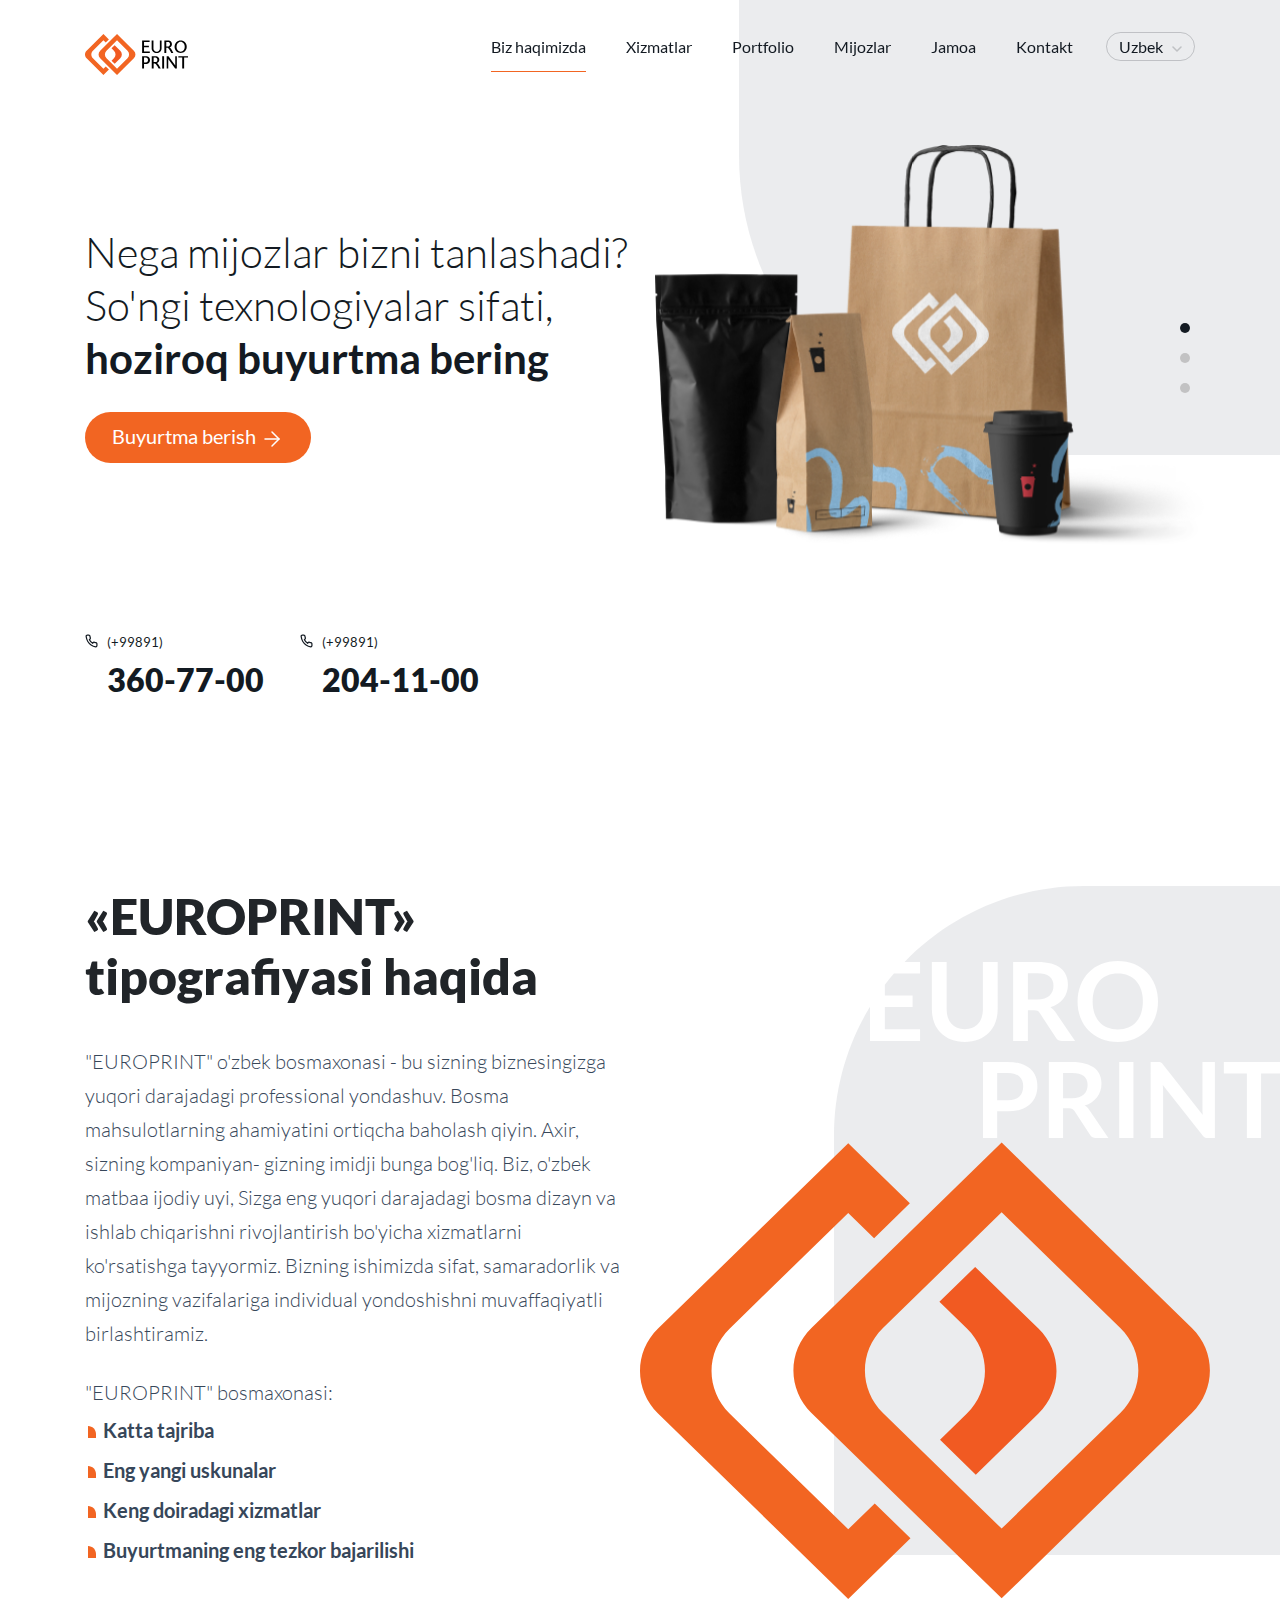
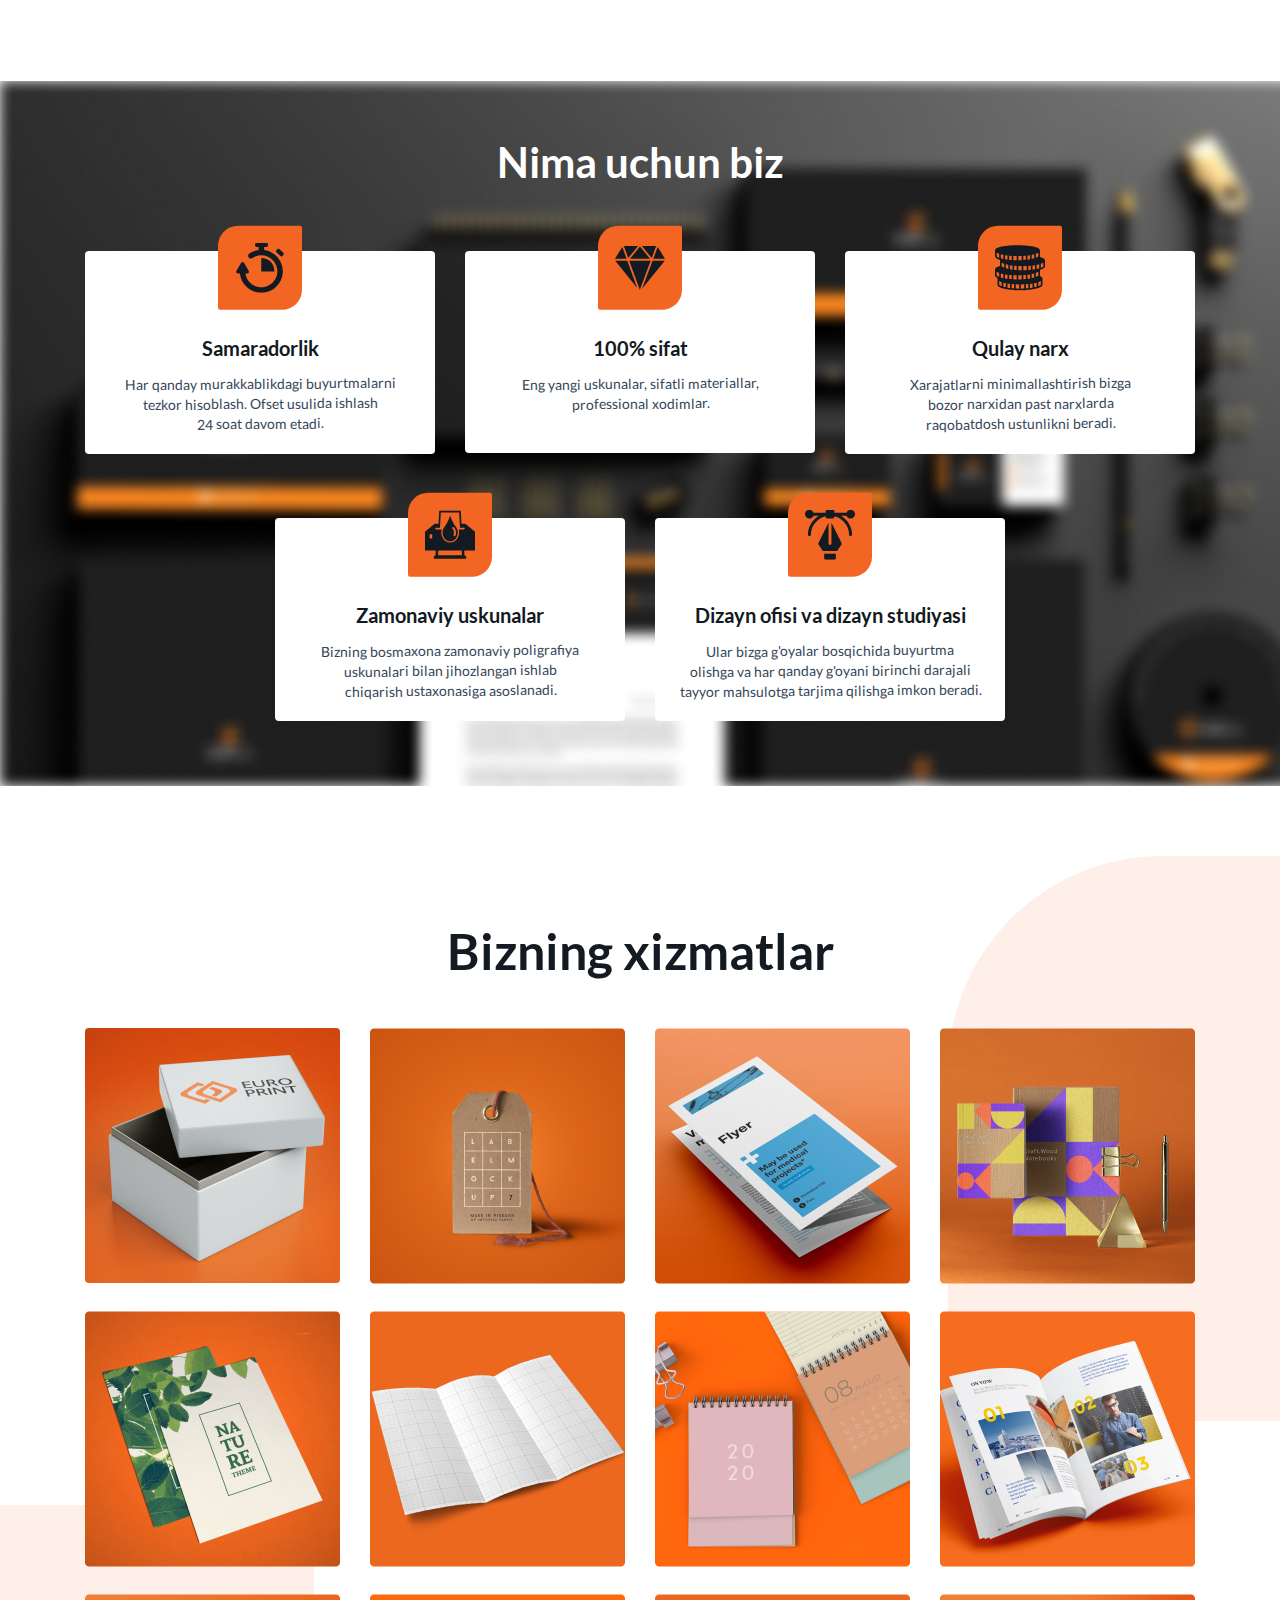
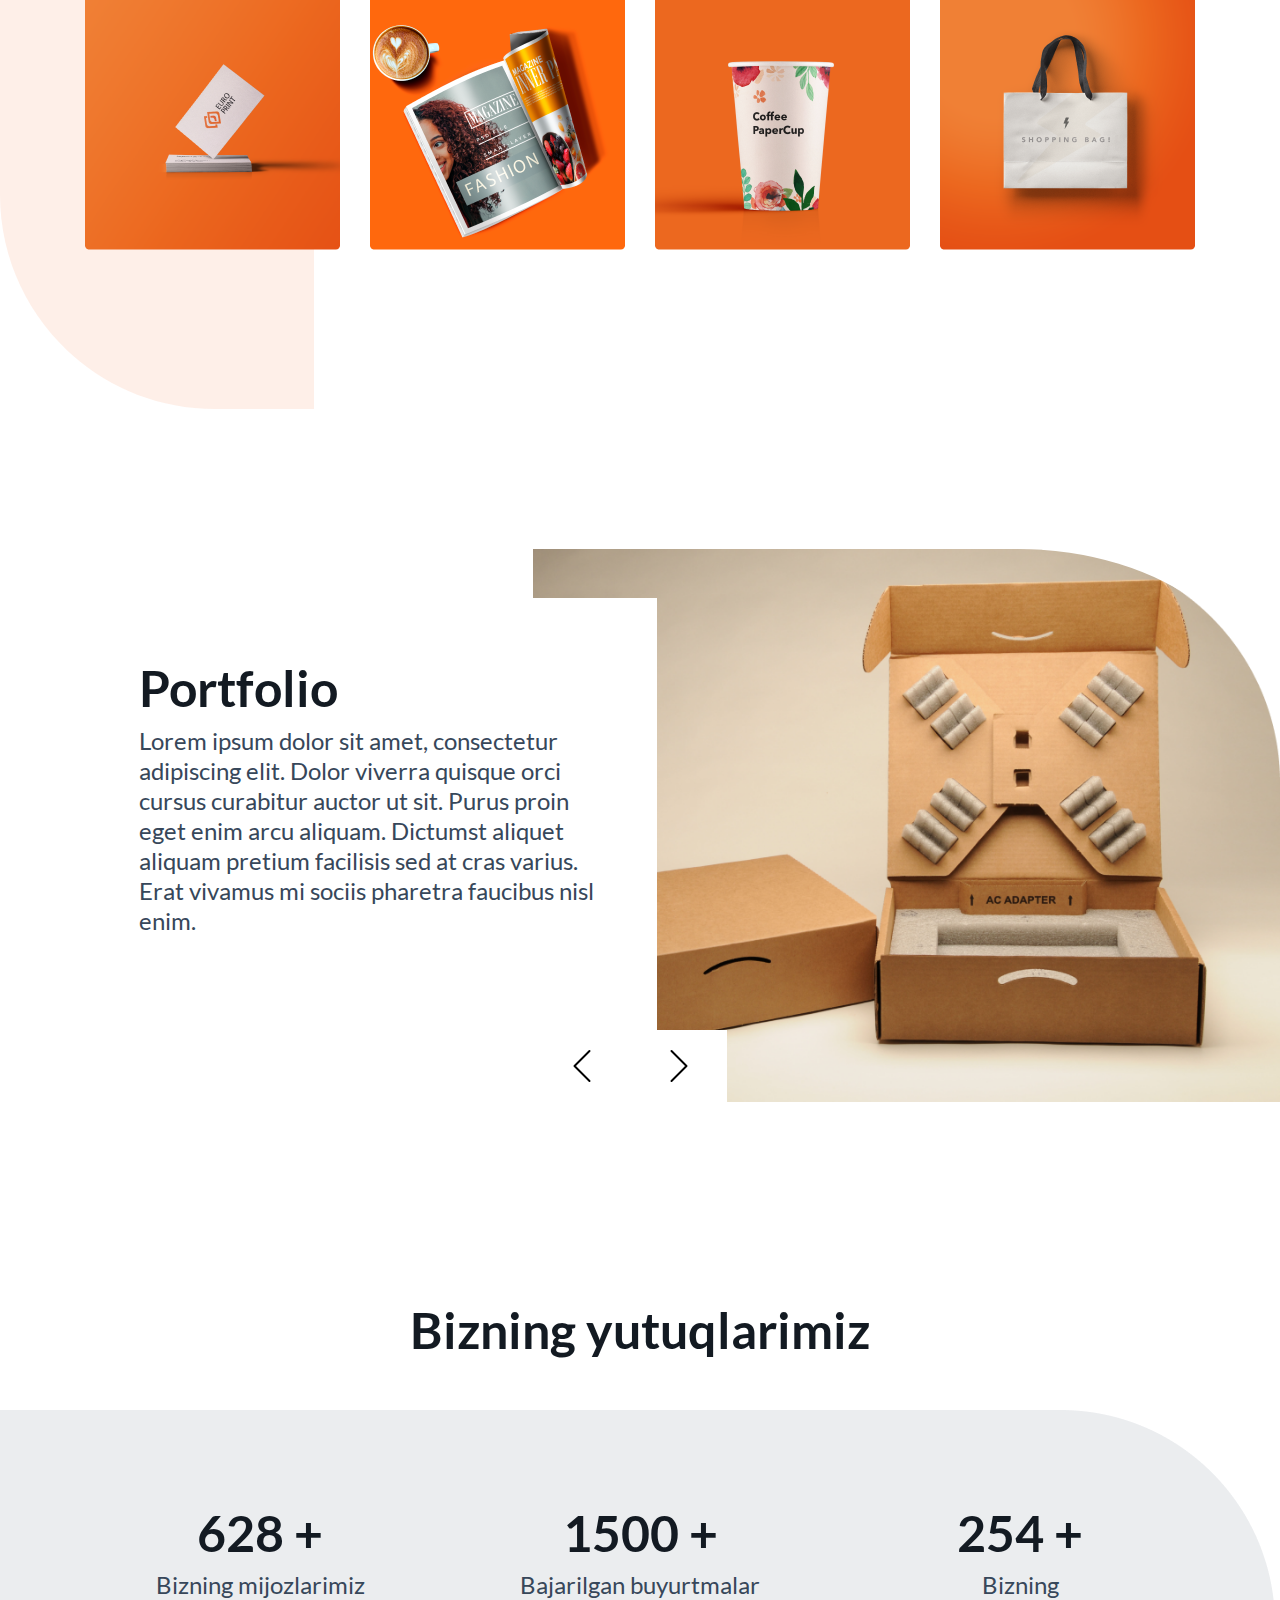
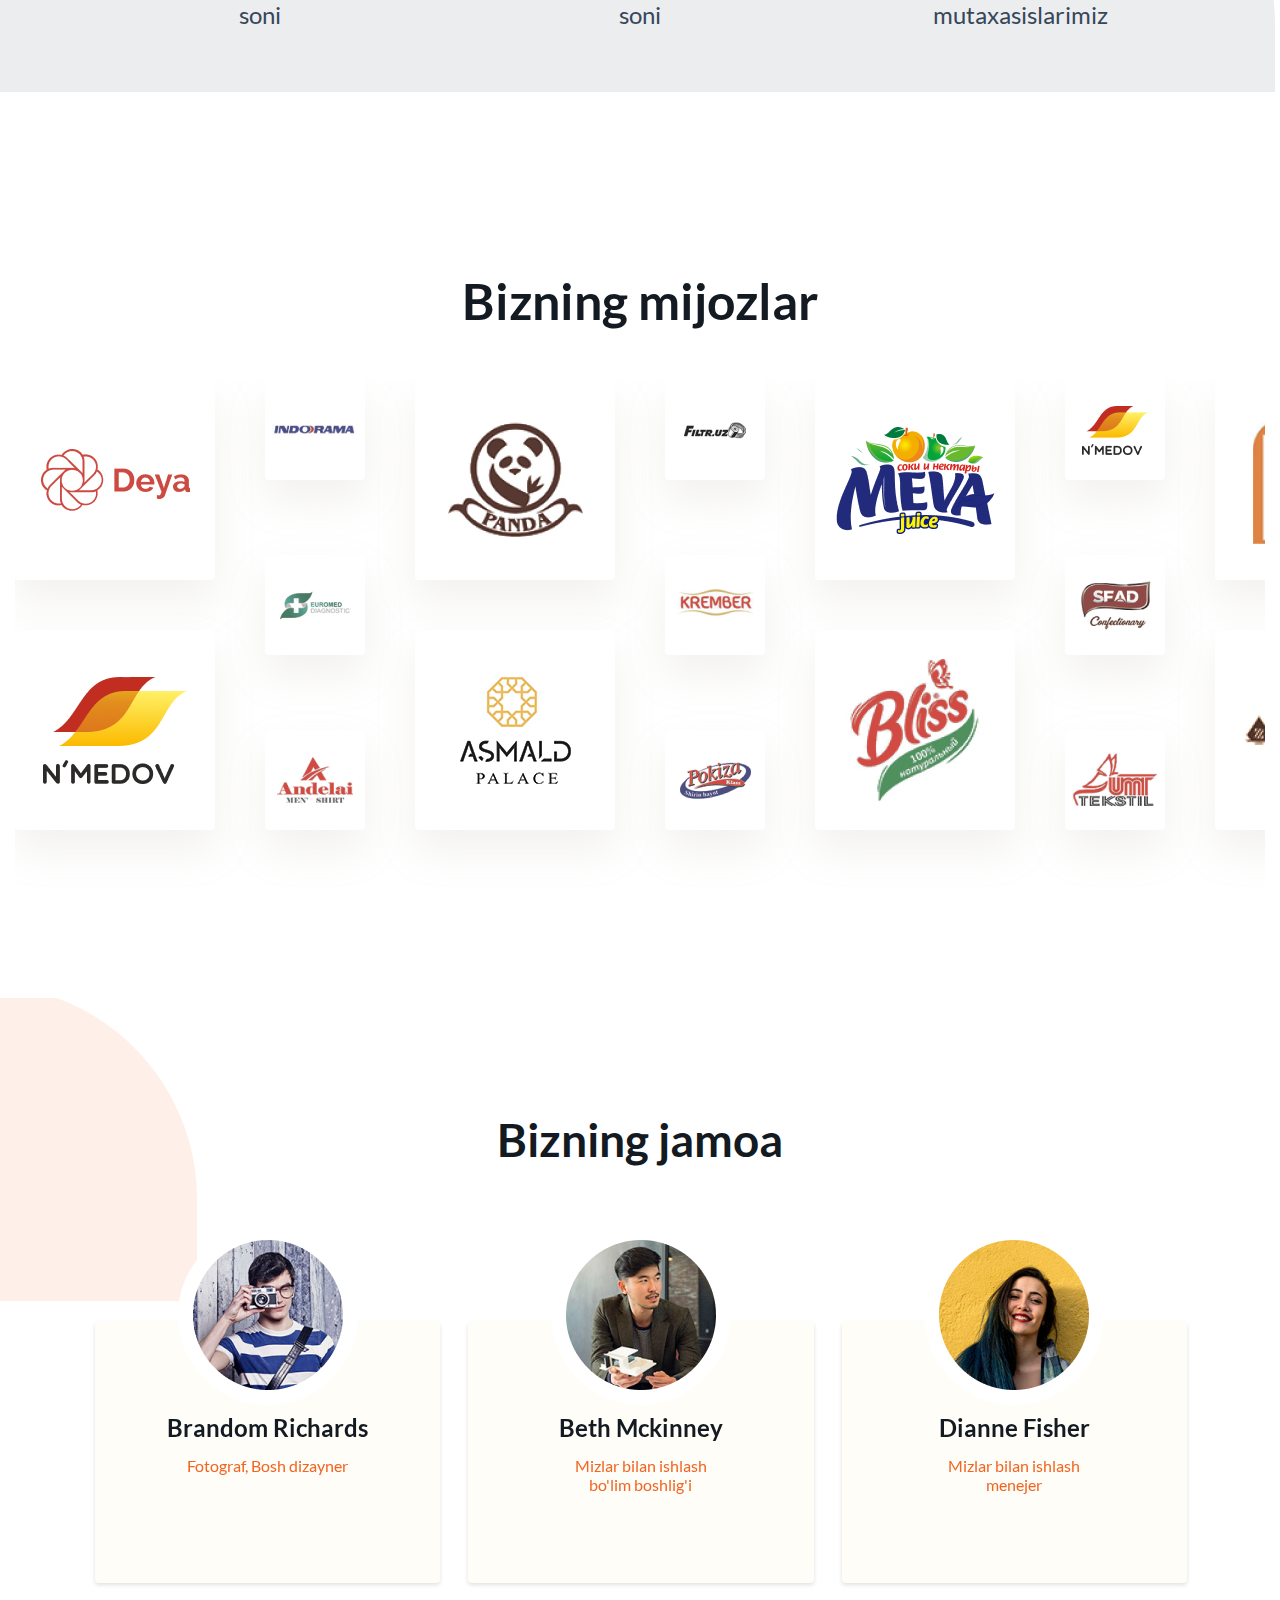
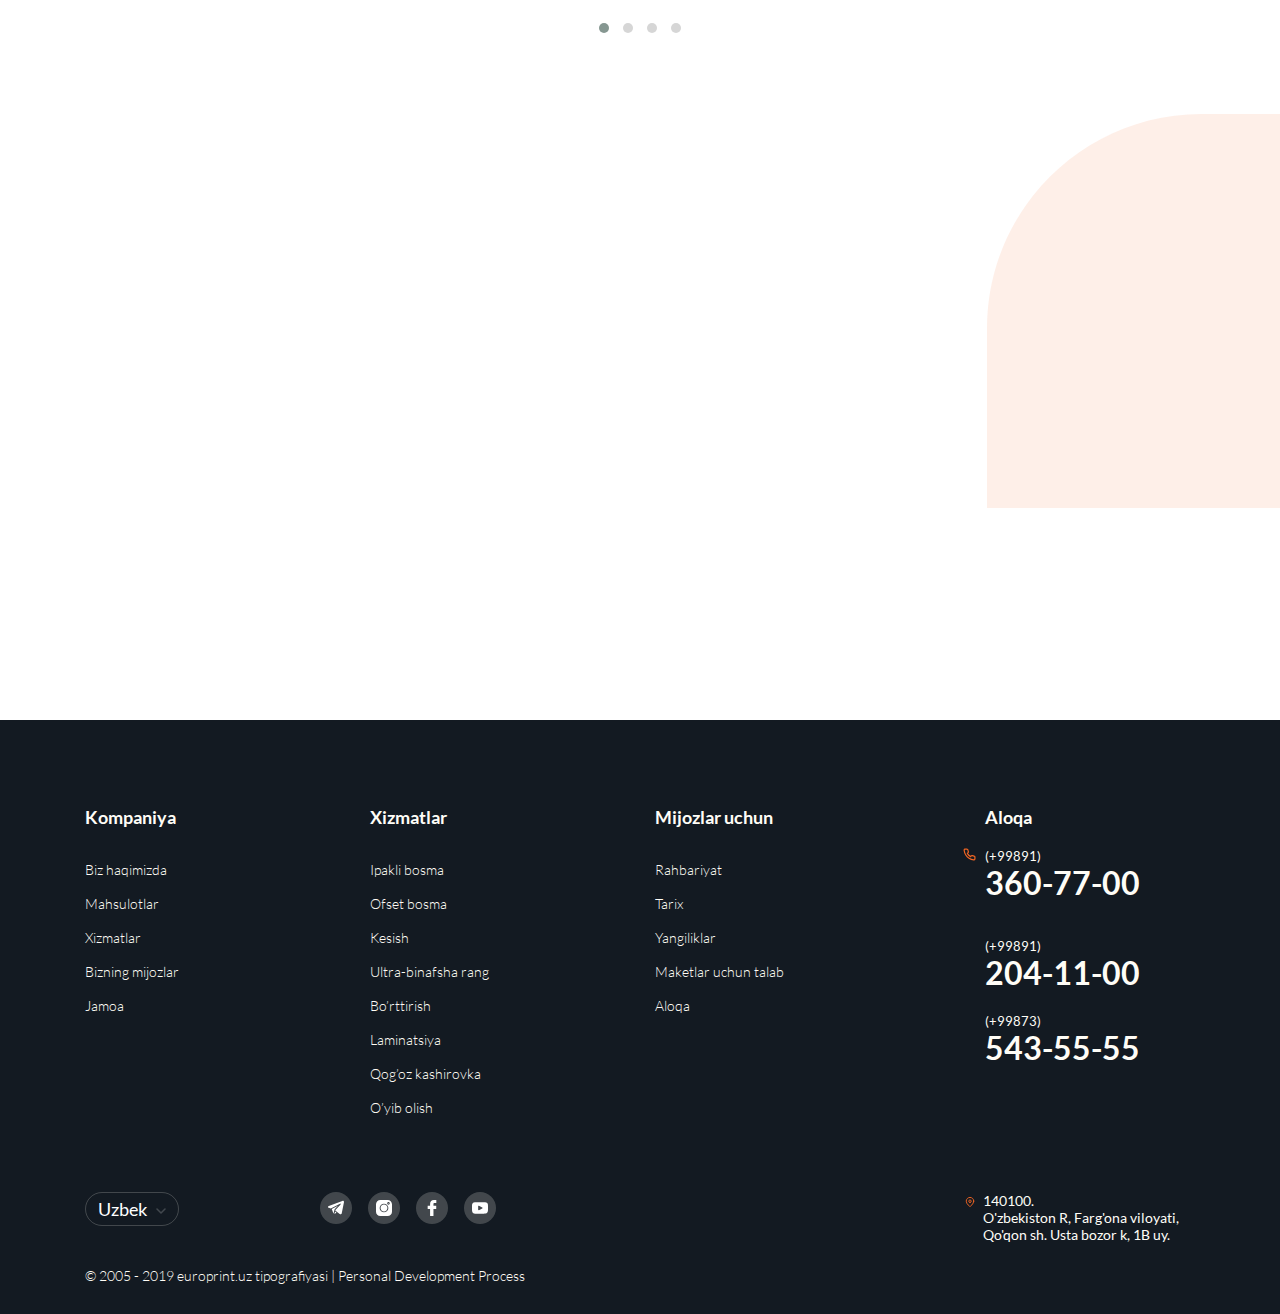
<file: Project Europrint/index.html>
<!DOCTYPE html>
<html lang="en">
<head>
    <meta charset="UTF-8">
    <meta name="viewport" content="width=device-width,
    initial-scale=1, shrink-to-fit=no">
    <title>Europrint</title>
    <link rel="stylesheet" href="css/bootstrap.min.css">
    <link rel="stylesheet" href="style/index.css">
    <link rel="preconnect" href="https://fonts.gstatic.com">
    <link href="https://fonts.googleapis.com/css2?family=Lato&display=swap" rel="stylesheet">
    <link rel="stylesheet" href="owl-carousel/css/owl.carousel.css">
    <link rel="stylesheet" href="owl-carousel/css/owl.theme.default.css">


</head>
<body>

<header class="header-section sticky-top">
    <nav class="navbar navbar-expand-lg navbar-light sticky-top bg-light">
        <div class="container">
            <a class="navbar-brand" href="#">
                <img src="images/header/logo.svg" alt="logo">
            </a>
            <button class="navbar-toggler" type="button" data-toggle="collapse" data-target="#navbarTogglerDemo01"
                    aria-controls="navbarTogglerDemo01" aria-expanded="false" aria-label="Toggle navigation">
                <span class="navbar-toggler-icon"></span>
            </button>
            <div class="collapse navbar-collapse" id="navbarTogglerDemo01">

                <ul class="navbar-nav">
                    <li class="nav-item active">
                        <a class="nav-link" href="#first">
                            Biz haqimizda


                        </a>
                    </li>
                    <li class="nav-item">
                        <a class="nav-link" href="#second">
                            Xizmatlar

                        </a>
                    </li>
                    <li class="nav-item">
                        <a class="nav-link" href="#third">
                            Portfolio

                        </a>
                    </li>
                    <li class="nav-item">
                        <a class="nav-link" href="#four">
                            Mijozlar

                        </a>
                    </li>
                    <li class="nav-item">
                        <a class="nav-link" href="#five">
                            Jamoa
                        </a>
                    </li>
                    <li class="nav-item">
                        <a class="nav-link" href="#six">
                            Kontakt
                        </a>
                    </li>
                </ul>
                <div class="dropdown lang-dropdown">
                    <button class="btn btn-secondary dropdown-toggle" type="button" id="dropdownMenuButton"
                            data-toggle="dropdown" aria-haspopup="true" aria-expanded="false">
                        Uzbek
                        <span class="icon icon-chevron"></span>
                    </button>
                    <div class="dropdown-menu" aria-labelledby="dropdownMenuButton">
                        <a class="dropdown-item" href="index-ru.html">
                            Русский
                        </a>
                        <a class="dropdown-item" href="index-en.html">English</a>
                    </div>
                </div>
            </div>
        </div>
    </nav>
</header>


<section class="about-company">
    <div class="container">
        <div class="row">
            <div class="col-lg-6">
                <p class="text1">Nega mijozlar bizni tanlashadi?
                    So'ngi texnologiyalar sifati, <br>
                    <b>hoziroq buyurtma bering</b>
                </p>

                <button class="btn">
                    Buyurtma berish
                    <span class="icon icon-btn"></span>
                </button>

                <div class="d-flex">
                    <div class="call">
                        <span class="icon icon-call"></span>
                        <div class="call-number">(+99891)
                            <p>360-77-00</p></div>

                    </div>
                    <div class="call">
                        <span class="icon icon-call"></span>
                        <div class="call-number">(+99891)
                            <p>204-11-00</p></div>

                    </div>
                </div>
            </div>
            <div class="col-lg-6 col-right">
                <div id="carouselExampleIndicators" class="carousel slide" data-ride="carousel">
                    <ol class="carousel-indicators">
                        <li data-target="#carouselExampleIndicators" data-slide-to="0" class="active"></li>
                        <li data-target="#carouselExampleIndicators" data-slide-to="1"></li>
                        <li data-target="#carouselExampleIndicators" data-slide-to="2"></li>
                    </ol>
                    <div class="carousel-inner">
                        <div class="carousel-item active">
                            <img src=" images/sumka.png" class="d-block w-100" alt="...">
                        </div>
                        <div class="carousel-item">
                            <img src=" images/sumka.png" class="d-block w-100" alt="...">
                        </div>
                        <div class="carousel-item">
                            <img src=" images/sumka.png" class="d-block w-100" alt="...">
                        </div>
                    </div>
                </div>
            </div>
        </div>
    </div>

</section>

<section id="first" class="about-europrint">
    <div class="container">
        <div class="row">
            <div class="col-lg-6">
                <h3>
                    «EUROPRINT»
                    tipografiyasi haqida
                </h3>
                <div class="text1">"EUROPRINT" o'zbek bosmaxonasi - bu sizning biznesingizga yuqori darajadagi
                    professional yondashuv.
                    Bosma mahsulotlarning ahamiyatini ortiqcha baholash qiyin. Axir, sizning kompaniyan-
                    gizning imidji bunga bog'liq.
                    Biz, o'zbek matbaa ijodiy uyi, Sizga eng yuqori darajadagi bosma dizayn va ishlab chiqarishni
                    rivojlantirish bo'yicha xizmatlarni ko'rsatishga tayyormiz. Bizning ishimizda sifat, samaradorlik va
                    mijozning vazifalariga individual yondoshishni muvaffaqiyatli birlashtiramiz.
                </div>
                <ol class="text1">"EUROPRINT" bosmaxonasi:
                    <li>Katta tajriba</li>
                    <li>Eng yangi uskunalar</li>
                    <li>Keng doiradagi xizmatlar</li>
                    <li>Buyurtmaning eng tezkor bajarilishi</li>
                </ol>
            </div>
            <div class="col-lg-6">
                <img src=" images/header/grand-logo.svg" alt="logo">
            </div>
        </div>
    </div>
</section>

<section class="why-us">
    <div class="container">
        <div class="row">
            <div class="col-lg-6 offset-lg-3">
                <span>Nima uchun biz</span>
            </div>
        </div>
        <div class="row">
            <div class="col-lg-4">
                <div class="card">
                    <div class="card-header">
                        <div class="picture">
                            <img src="images\vector-1.svg" alt="image/svg">
                        </div>
                    </div>
                    <div class="card-body">
                        <p class="title">Samaradorlik</p>
                        <p class="text">Har qanday murakkablikdagi buyurtmalarni <br> tezkor hisoblash.
                            Ofset usulida ishlash <br> 24 soat davom etadi.</p>
                    </div>
                </div>
            </div>
            <div class="col-lg-4">
                <div class="card">
                    <div class="card-header">
                        <div class="picture">
                            <img src="images\vector-2.svg" alt="image/svg">
                        </div>
                    </div>
                    <div class="card-body card-2">
                        <p class="title">100% sifat</p>
                        <p class="text">Eng yangi uskunalar, sifatli materiallar, <br>
                            professional xodimlar. </p>
                    </div>
                </div>
            </div>
            <div class="col-lg-4">
                <div class="card">
                    <div class="card-header">
                        <div class="picture">
                            <img src="images\vector-3.svg" alt="image/svg">
                        </div>
                    </div>
                    <div class="card-body">
                        <p class="title">Qulay narx</p>
                        <p class="text">Xarajatlarni minimallashtirish bizga <br>
                            bozor narxidan past narxlarda <br>
                            raqobatdosh ustunlikni beradi.</p>
                    </div>
                </div>
            </div>
        </div>
        <div class="row">
            <div class="col-lg-4 offset-lg-2">
                <div class="card">
                    <div class="card-header">
                        <div class="picture">
                            <img src="images\vector-4.svg" alt="image/svg">
                        </div>
                    </div>
                    <div class="card-body">
                        <p class="title">Zamonaviy uskunalar</p>
                        <p class="text">Bizning bosmaxona zamonaviy poligrafiya <br>
                            uskunalari bilan jihozlangan ishlab <br> chiqarish ustaxonasiga asoslanadi.</p>
                    </div>
                </div>
            </div>
            <div class="col-lg-4">
                <div class="card">
                    <div class="card-header">
                        <div class="picture">
                            <img src="images\vector-5.svg" alt="image/svg">
                        </div>
                    </div>
                    <div class="card-body">
                        <p class="title">Dizayn ofisi va dizayn studiyasi</p>
                        <p class="text">Ular bizga g'oyalar bosqichida buyurtma <br>
                            olishga va har qanday g'oyani birinchi darajali <br> tayyor mahsulotga tarjima qilishga
                            imkon beradi.</p>
                    </div>
                </div>
            </div>
        </div>
    </div>
</section>

<section id="second" class="types-of-service">
    <div class="bcg-img">
        <div class="container">
            <div class="row">
                <div class="col-lg-12">
                    <h3>Bizning xizmatlar</h3>
                </div>
                <div class="col-lg-3 col-sm-6 col-md-4">
                    <div class="mainbox">
                        <img class="image-card" src=" images/Box_Mockup_OK_3 1.png" alt="Group-1">
                        <div class="text">
                            <div>
                                <p>Gofra karobka</p>
                                <a href="#">
                                    <button class="btn">Buyurtma berish</button>
                                </a>
                            </div>
                        </div>
                    </div>
                </div>
                <div class="col-lg-3 col-sm-6 col-md-4">
                    <div class="mainbox">
                        <img class="image-card" src=" images/Mask Group.png" alt="Group-1">
                        <div class="text">
                            <div>
                                <p>Brend bejik</p>
                                <a href="#">
                                    <button class="btn">Buyurtma berish</button>
                                </a>
                            </div>
                        </div>
                    </div>
                </div>
                <div class="col-lg-3 col-sm-6 col-md-4">
                    <div class="mainbox">
                        <img class="image-card" src=" images/Mask Group (1).png" alt="Group-1">
                        <div class="text">
                            <div>
                                <p>Brend Flyer</p>
                                <a href="#">
                                    <button class="btn">Buyurtma berish</button>
                                </a>
                            </div>
                        </div>
                    </div>
                </div>
                <div class="col-lg-3 col-sm-6 col-md-4">
                    <div class="mainbox">
                        <img class="image-card" src=" images/Mask Group (2).png" alt="Group-1">
                        <div class="text">
                            <div>
                                <p>Brend Notebook</p>
                                <a href="#">
                                    <button class="btn">Buyurtma berish</button>
                                </a>
                            </div>
                        </div>
                    </div>
                </div>
                <div class="col-lg-3 col-sm-6 col-md-4">
                    <div class="mainbox">
                        <img class="image-card" src=" images/Mask Group (3).png" alt="Group-1">
                        <div class="text">
                            <div>
                                <p>Brend Nature</p>
                                <a href="#">
                                    <button class="btn">Buyurtma berish</button>
                                </a>
                            </div>
                        </div>
                    </div>
                </div>
                <div class="col-lg-3 col-sm-6 col-md-4">
                    <div class="mainbox">
                        <img class="image-card" src=" images/Mask Group (4).png" alt="Group-1">
                        <div class="text">
                            <div>
                                <p>Brend Paper</p>
                                <a href="#">
                                    <button class="btn">Buyurtma berish</button>
                                </a>
                            </div>
                        </div>
                    </div>
                </div>
                <div class="col-lg-3 col-sm-6 col-md-4">
                    <div class="mainbox">
                        <img class="image-card" src=" images/Mask Group (5).png" alt="Group-1">
                        <div class="text">
                            <div>
                                <p>Brend Calendar</p>
                                <a href="#">
                                    <button class="btn">Buyurtma berish</button>
                                </a>
                            </div>
                        </div>
                    </div>
                </div>
                <div class="col-lg-3 col-sm-6 col-md-4">
                    <div class="mainbox">
                        <img class="image-card" src=" images/Mask Group (6).png" alt="Group-1">
                        <div class="text">
                            <div>
                                <p>Brend Book</p>
                                <a href="#">
                                    <button class="btn">Buyurtma berish</button>
                                </a>
                            </div>
                        </div>
                    </div>
                </div>
                <div class="col-lg-3 col-sm-6 col-md-4">
                    <div class="mainbox">
                        <img class="image-card" src=" images/Mask Group (7).png" alt="Group-1">
                        <div class="text">
                            <div>
                                <p>Brend Etiket</p>
                                <a href="#">
                                    <button class="btn">Buyurtma berish</button>
                                </a>
                            </div>
                        </div>
                    </div>
                </div>
                <div class="col-lg-3 col-sm-6 col-md-4">
                    <div class="mainbox">
                        <img class="image-card" src=" images/Mask Group (8).png" alt="Group-1">
                        <div class="text">
                            <div>
                                <p>Brend Magazine</p>
                                <a href="#">
                                    <button class="btn">Buyurtma berish</button>
                                </a></div>
                        </div>
                    </div>
                </div>
                <div class="col-lg-3 col-sm-6 col-md-4">
                    <div class="mainbox">
                        <img class="image-card" src=" images/Mask Group (9).png" alt="Group-1">
                        <div class="text">
                            <div>
                                <p>Brend Cup</p>
                                <a href="#">
                                    <button class="btn">Buyurtma berish</button>
                                </a>
                            </div>
                        </div>
                    </div>
                </div>
                <div class="col-lg-3 col-sm-6 col-md-4">
                    <div class="mainbox">
                        <img class="image-card" src=" images/Mask Group (10).png" alt="Group-1">
                        <div class="text">
                            <div>
                                <p>Brend Bag</p>
                                <a href="#">
                                    <button class="btn">Buyurtma berish</button>
                                </a></div>
                        </div>
                    </div>
                </div>
            </div>
        </div>
    </div>
</section>

<section id="third" class="portfolio">
    <div class="container-fluid">
        <div class="row">
            <div class="col-lg-5">
                <div class="first-line">

                    <h3>
                        Portfolio
                    </h3>
                    <p>Lorem ipsum dolor sit amet, consectetur adipiscing elit.
                        Dolor viverra quisque orci cursus curabitur auctor ut sit.
                        Purus proin eget enim arcu aliquam. Dictumst aliquet
                        aliquam pretium facilisis sed at cras varius. Erat vivamus
                        mi sociis pharetra faucibus nisl enim.</p>
                </div>

            </div>
            <div class="col-lg-7">
                <div class="my-carousel">
                    <div id="carouselExampleInterval" class="carousel slide "
                         data-ride="carousel">
                        <div class="carousel-inner">
                            <div class="carousel-item active">
                                <img src="images/Mask%20G.png" alt="Mask">

                            </div>
                            <div class="carousel-item">
                                <img src="images/Mask%20G.png" alt="Mask">

                            </div>
                            <div class="carousel-item">
                                <img src="images/Mask%20G.png" alt="Mask">

                            </div>
                            <div class="carousel-icon">
                                <a class="carousel-control-prev" href="#carouselExampleInterval" role="button"
                                   data-slide="prev">
                                    <img src="images/chevron-left (1).svg" alt="charset">
                                </a>
                                <a class="carousel-control-next" href="#carouselExampleInterval" role="button"
                                   data-slide="next">
                                    <img src="images/chevron-left.svg" alt="chevron-left">
                                </a>
                            </div>
                        </div>
                    </div>
                </div>
            </div>
        </div>
    </div>
</section>


<section class="our-echivements-section">
    <div class="container-fluid">
        <h3>Bizning yutuqlarimiz</h3>
        <div class="bgimage">
            <div class="container">
                <div class="row">
                    <div class="col-lg-4 ">
                        <div class="card">
                            <div class="card-header">
                                <span class="counter">628</span>
                                <span>+</span>
                            </div>
                            <div class="card-body">
                                <span class="col-text-info">Bizning mijozlarimiz <br> soni</span>
                            </div>
                        </div>
                    </div>
                    <div class="col-lg-4">
                        <div class="card">
                            <div class="card-header">
                                <span class="counter">1500</span>
                                <span>+</span>
                            </div>
                            <div class="card-body">
                                <span class="col-text-info">Bajarilgan buyurtmalar <br> soni</span>
                            </div>
                        </div>
                    </div>
                    <div class="col-lg-4">
                        <div class="card">
                            <div class="card-header">
                                <span class="counter">254</span>
                                <span>+</span>
                            </div>
                            <div class="card-body">
                                <span class="col-text-info">Bizning <br> mutaxasislarimiz</span>
                            </div>
                        </div>
                    </div>
                </div>
            </div>
        </div>
    </div>

</section>

<section id="four" class="our-clients-section">
    <div class="container-fluid">
        <h3 class="text-center">Bizning mijozlar</h3>

        <div class="slide">
            <div class="animation-block">
                <div class="d-flex">
                    <div class="block-1">
                        <div class="jumbotron">
                            <img src=" images/animation/deya.png" alt="deya">
                        </div>
                        <div class="jumbotron"><img src=" images/animation/Nmedov.png"
                                                    alt="nmedov"></div>
                    </div>
                    <div class="block-2">
                        <div class="jumbotron"><img src=" images/animation/indorama.png"
                                                    alt="indorama"></div>
                        <div class="jumbotron"><img src=" images/animation/euromed.png"
                                                    alt="euromed"></div>
                        <div class="jumbotron"><img src=" images/animation/andelai.png"
                                                    alt="andelai"></div>
                    </div>
                    <div class="block-1">
                        <div class="jumbotron">
                            <img src=" images/animation/panda.png" alt="panda">
                        </div>
                        <div class="jumbotron"><img src=" images/animation/asmald.png"
                                                    alt="asmald"></div>
                    </div>
                    <div class="block-2">
                        <div class="jumbotron"><img src=" images/animation/filtruz.png"
                                                    alt="filtruz"></div>
                        <div class="jumbotron"><img src=" images/animation/krember.png"
                                                    alt="krember"></div>
                        <div class="jumbotron"><img src=" images/animation/pokiza.png"
                                                    alt="pokiza"></div>
                    </div>
                    <div class="block-1">
                        <div class="jumbotron">
                            <img src=" images/animation/meva.png" alt="meva">
                        </div>
                        <div class="jumbotron"><img src=" images/animation/bliss.png" alt="bliss">
                        </div>
                    </div>
                    <div class="block-2">
                        <div class="jumbotron"><img src=" images/animation/nmedov2.png"
                                                    alt="nmedov"></div>
                        <div class="jumbotron"><img src=" images/animation/sfad.png" alt="sfad">
                        </div>
                        <div class="jumbotron"><img src=" images/animation/textil.png"
                                                    alt="tekstil"></div>
                    </div>
                    <div class="block-1">
                        <div class="jumbotron">
                            <img src=" images/animation/nur.png" alt="nur">
                        </div>
                        <div class="jumbotron"><img src=" images/animation/zebuzar.png"
                                                    alt="zebuzar"></div>
                    </div>
                    <div class="block-1">
                        <div class="jumbotron">
                            <img src=" images/animation/deya.png" alt="deya">
                        </div>
                        <div class="jumbotron"><img src=" images/animation/Nmedov.png"
                                                    alt="nmedov"></div>
                    </div>
                    <div class="block-2">
                        <div class="jumbotron"><img src=" images/animation/filtruz.png"
                                                    alt="filtruz"></div>
                        <div class="jumbotron"><img src=" images/animation/krember.png"
                                                    alt="krember"></div>
                        <div class="jumbotron"><img src=" images/animation/pokiza.png"
                                                    alt="pokiza"></div>
                    </div>
                    <div class="block-1">
                        <div class="jumbotron">
                            <img src=" images/animation/meva.png" alt="meva">
                        </div>
                        <div class="jumbotron"><img src=" images/animation/bliss.png" alt="bliss">
                        </div>
                    </div>
                    <div class="block-2">
                        <div class="jumbotron"><img src=" images/animation/nmedov2.png"
                                                    alt="nmedov"></div>
                        <div class="jumbotron"><img src=" images/animation/sfad.png" alt="sfad">
                        </div>
                        <div class="jumbotron"><img src=" images/animation/textil.png"
                                                    alt="tekstil"></div>
                    </div>
                    <div class="block-1">
                        <div class="jumbotron">
                            <img src=" images/animation/nur.png" alt="nur">
                        </div>
                        <div class="jumbotron"><img src=" images/animation/zebuzar.png"
                                                    alt="zebuzar"></div>
                    </div>
                    <div class="block-1">
                        <div class="jumbotron">
                            <img src=" images/animation/deya.png" alt="deya">
                        </div>
                        <div class="jumbotron"><img src=" images/animation/Nmedov.png"
                                                    alt="nmedov"></div>
                    </div>
                    <div class="block-2">
                        <div class="jumbotron"><img src=" images/animation/indorama.png"
                                                    alt="indorama"></div>
                        <div class="jumbotron"><img src=" images/animation/euromed.png"
                                                    alt="euromed"></div>
                        <div class="jumbotron"><img src=" images/animation/andelai.png"
                                                    alt="andelai"></div>
                    </div>
                    <div class="block-1">
                        <div class="jumbotron">
                            <img src=" images/animation/panda.png" alt="panda">
                        </div>
                        <div class="jumbotron"><img src=" images/animation/asmald.png"
                                                    alt="asmald"></div>
                    </div>
                    <div class="block-2">
                        <div class="jumbotron"><img src=" images/animation/filtruz.png"
                                                    alt="filtruz"></div>
                        <div class="jumbotron"><img src=" images/animation/krember.png"
                                                    alt="krember"></div>
                        <div class="jumbotron"><img src=" images/animation/pokiza.png"
                                                    alt="pokiza"></div>
                    </div>
                    <div class="block-1">
                        <div class="jumbotron">
                            <img src=" images/animation/meva.png" alt="meva">
                        </div>
                        <div class="jumbotron"><img src=" images/animation/bliss.png" alt="bliss">
                        </div>
                    </div>
                    <div class="block-2">
                        <div class="jumbotron"><img src=" images/animation/nmedov2.png"
                                                    alt="nmedov"></div>
                        <div class="jumbotron"><img src=" images/animation/sfad.png" alt="sfad">
                        </div>
                        <div class="jumbotron"><img src=" images/animation/textil.png"
                                                    alt="tekstil"></div>
                    </div>
                    <div class="block-1">
                        <div class="jumbotron">
                            <img src=" images/animation/nur.png" alt="nur">
                        </div>
                        <div class="jumbotron"><img src=" images/animation/zebuzar.png"
                                                    alt="zebuzar"></div>
                    </div>
                    <div class="block-1">
                        <div class="jumbotron">
                            <img src=" images/animation/meva.png" alt="meva">
                        </div>
                        <div class="jumbotron"><img src=" images/animation/bliss.png" alt="bliss">
                        </div>
                    </div>
                    <div class="block-2">
                        <div class="jumbotron"><img src=" images/animation/nmedov2.png"
                                                    alt="nmedov"></div>
                        <div class="jumbotron"><img src=" images/animation/sfad.png" alt="sfad">
                        </div>
                        <div class="jumbotron"><img src=" images/animation/textil.png"
                                                    alt="tekstil"></div>
                    </div>
                    <div class="block-1">
                        <div class="jumbotron">
                            <img src=" images/animation/nur.png" alt="nur">
                        </div>
                        <div class="jumbotron"><img src=" images/animation/zebuzar.png"
                                                    alt="zebuzar"></div>
                    </div>
                    <div class="block-1">
                        <div class="jumbotron">
                            <img src=" images/animation/deya.png" alt="deya">
                        </div>
                        <div class="jumbotron"><img src=" images/animation/Nmedov.png"
                                                    alt="nmedov"></div>
                    </div>
                    <div class="block-2">
                        <div class="jumbotron"><img src=" images/animation/indorama.png"
                                                    alt="indorama"></div>
                        <div class="jumbotron"><img src=" images/animation/euromed.png"
                                                    alt="euromed"></div>
                        <div class="jumbotron"><img src=" images/animation/andelai.png"
                                                    alt="andelai"></div>
                    </div>
                    <div class="block-1">
                        <div class="jumbotron">
                            <img src=" images/animation/panda.png" alt="panda">
                        </div>
                        <div class="jumbotron"><img src=" images/animation/asmald.png"
                                                    alt="asmald"></div>
                    </div>
                    <div class="block-2">
                        <div class="jumbotron"><img src=" images/animation/filtruz.png"
                                                    alt="filtruz"></div>
                        <div class="jumbotron"><img src=" images/animation/krember.png"
                                                    alt="krember"></div>
                        <div class="jumbotron"><img src=" images/animation/pokiza.png"
                                                    alt="pokiza"></div>
                    </div>
                    <div class="block-1">
                        <div class="jumbotron">
                            <img src=" images/animation/meva.png" alt="meva">
                        </div>
                        <div class="jumbotron"><img src=" images/animation/bliss.png" alt="bliss">
                        </div>
                    </div>
                    <div class="block-2">
                        <div class="jumbotron"><img src=" images/animation/nmedov2.png"
                                                    alt="nmedov"></div>
                        <div class="jumbotron"><img src=" images/animation/sfad.png" alt="sfad">
                        </div>
                        <div class="jumbotron"><img src=" images/animation/textil.png"
                                                    alt="tekstil"></div>
                    </div>
                    <div class="block-1">
                        <div class="jumbotron">
                            <img src=" images/animation/nur.png" alt="nur">
                        </div>
                        <div class="jumbotron"><img src=" images/animation/zebuzar.png"
                                                    alt="zebuzar"></div>
                    </div>
                    <div class="block-1">
                        <div class="jumbotron">
                            <img src=" images/animation/deya.png" alt="deya">
                        </div>
                        <div class="jumbotron"><img src=" images/animation/Nmedov.png"
                                                    alt="nmedov"></div>
                    </div>
                    <div class="block-2">
                        <div class="jumbotron"><img src=" images/animation/indorama.png"
                                                    alt="indorama"></div>
                        <div class="jumbotron"><img src=" images/animation/euromed.png"
                                                    alt="euromed"></div>
                        <div class="jumbotron"><img src=" images/animation/andelai.png"
                                                    alt="andelai"></div>
                    </div>
                    <div class="block-1">
                        <div class="jumbotron">
                            <img src=" images/animation/panda.png" alt="panda">
                        </div>
                        <div class="jumbotron"><img src=" images/animation/asmald.png"
                                                    alt="asmald"></div>
                    </div>
                    <div class="block-2">
                        <div class="jumbotron"><img src=" images/animation/filtruz.png"
                                                    alt="filtruz"></div>
                        <div class="jumbotron"><img src=" images/animation/krember.png"
                                                    alt="krember"></div>
                        <div class="jumbotron"><img src=" images/animation/pokiza.png"
                                                    alt="pokiza"></div>
                    </div>
                    <div class="block-1">
                        <div class="jumbotron">
                            <img src=" images/animation/meva.png" alt="meva">
                        </div>
                        <div class="jumbotron"><img src=" images/animation/bliss.png" alt="bliss">
                        </div>
                    </div>
                    <div class="block-2">
                        <div class="jumbotron"><img src=" images/animation/nmedov2.png"
                                                    alt="nmedov"></div>
                        <div class="jumbotron"><img src=" images/animation/sfad.png" alt="sfad">
                        </div>
                        <div class="jumbotron"><img src=" images/animation/textil.png"
                                                    alt="tekstil"></div>
                    </div>
                    <div class="block-1">
                        <div class="jumbotron">
                            <img src=" images/animation/nur.png" alt="nur">
                        </div>
                        <div class="jumbotron"><img src=" images/animation/zebuzar.png"
                                                    alt="zebuzar"></div>
                    </div>


                </div>
            </div>
        </div>
    </div>
</section>

<section id="five" class="our-team">
    <div class="container">
        <div class="row">
            <div class="col-lg-4 offset-lg-4">
                <span>Bizning jamoa</span>
            </div>
        </div>
        <div class="owl-carousel owl-theme">
            <div class="item">
                <div class="card">
                    <div class="card-header">
                        <img src="images\boy-1.png" alt="image/png">
                    </div>
                    <div class="card-body card1">
                        <span>Brandom Richards</span>
                        <p>Fotograf, Bosh dizayner</p>
                    </div>
                </div>
            </div>
            <div class="item">
                <div class="card">
                    <div class="card-header">
                        <img src="images\boy-2.png" alt="image/png">
                    </div>
                    <div class="card-body">
                        <span>Beth Mckinney</span>
                        <p>Mizlar bilan ishlash <br> bo'lim boshlig'i</p>
                    </div>
                </div>
            </div>
            <div class="item">
                <div class="card">
                    <div class="card-header">
                        <img src="images\girl.png" alt="image/png">
                    </div>
                    <div class="card-body">
                        <span>Dianne Fisher</span>
                        <p>Mizlar bilan ishlash <br> menejer</p>
                    </div>
                </div>
            </div>
            <div class="item">
                <div class="card">
                    <div class="card-header">
                        <img src="images\boy-1.png" alt="image/png">
                    </div>
                    <div class="card-body card1">
                        <span>Brandom Richards</span>
                        <p>Fotograf, Bosh dizayner</p>
                    </div>
                </div>
            </div>
            <div class="item">
                <div class="card">
                    <div class="card-header">
                        <img src="images\boy-2.png" alt="image/png">
                    </div>
                    <div class="card-body">
                        <span>Beth Mckinney</span>
                        <p>Mizlar bilan ishlash <br> bo'lim boshlig'i</p>
                    </div>
                </div>
            </div>
            <div class="item">
                <div class="card">
                    <div class="card-header">
                        <img src="images\girl.png" alt="image/png">
                    </div>
                    <div class="card-body">
                        <span>Dianne Fisher</span>
                        <p>Mizlar bilan ishlash <br> menejer</p>
                    </div>
                </div>
            </div>
            <div class="item">
                <div class="card">
                    <div class="card-header">
                        <img src="images\boy-1.png" alt="image/png">
                    </div>
                    <div class="card-body card1">
                        <span>Brandom Richards</span>
                        <p>Fotograf, Bosh dizayner</p>
                    </div>
                </div>
            </div>
            <div class="item">
                <div class="card">
                    <div class="card-header">
                        <img src="images\boy-2.png" alt="image/png">
                    </div>
                    <div class="card-body">
                        <span>Beth Mckinney</span>
                        <p>Mizlar bilan ishlash <br> bo'lim boshlig'i</p>
                    </div>
                </div>
            </div>
            <div class="item">
                <div class="card">
                    <div class="card-header">
                        <img src="images\girl.png" alt="image/png">
                    </div>
                    <div class="card-body">
                        <span>Dianne Fisher</span>
                        <p>Mizlar bilan ishlash <br> menejer</p>
                    </div>
                </div>
            </div>
            <div class="item">
                <div class="card">
                    <div class="card-header">
                        <img src="images\boy-1.png" alt="image/png">
                    </div>
                    <div class="card-body card1">
                        <span>Brandom Richards</span>
                        <p>Fotograf, Bosh dizayner</p>
                    </div>
                </div>
            </div>
            <div class="item">
                <div class="card">
                    <div class="card-header">
                        <img src="images\boy-2.png" alt="image/png">
                    </div>
                    <div class="card-body">
                        <span>Beth Mckinney</span>
                        <p>Mizlar bilan ishlash <br> bo'lim boshlig'i</p>
                    </div>
                </div>
            </div>
            <div class="item">
                <div class="card">
                    <div class="card-header">
                        <img src="images\girl.png" alt="image/png">
                    </div>
                    <div class="card-body">
                        <span>Dianne Fisher</span>
                        <p>Mizlar bilan ishlash <br> menejer</p>
                    </div>
                </div>
            </div>

        </div>
    </div>
</section>

<section class="map-section">
    <div class="container-fluid">
        <div class="row">
            <div class="col-lg-8">
                <div class="map-block">
                    <iframe src="https://www.google.com/maps/embed?pb=!1m18!1m12!1m3!1d1498.1571943327747!2d69.24138900715802!3d41.32377649844215!2m3!1f0!2f0!3f0!3m2!1i1024!2i768!4f13.1!3m3!1m2!1s0x38ae8bb7a0ebbae3%3A0xf9e01b5d45fc68cd!2sPersonal%20Development%20Process%20-%20pdpuz!5e0!3m2!1sen!2s!4v1608021550838!5m2!1sen!2s"
                            width="100%" height="500" frameborder="0" style="border:0;" allowfullscreen=""
                            aria-hidden="false" tabindex="0"></iframe>
                </div>
            </div>
        </div>
    </div>

</section>


<footer id="six" class="footer-section">
    <div class="container">
        <div class="row">
            <div class="col-lg-3 col-sm-6 col-md-4">
                <ul><h4>Kompaniya</h4>
                    <li>
                        <a href="#">
                            Biz haqimizda
                        </a>
                    </li>
                    <li>
                        <a href="#">
                            Mahsulotlar
                        </a>
                    </li>

                    <li>
                        <a href="#">
                            Xizmatlar
                        </a>
                    </li>
                    <li>
                        <a href="#">
                            Bizning mijozlar
                        </a>
                    </li>
                    <li>
                        <a href="#">
                            Jamoa
                        </a>
                    </li>
                </ul>
            </div>
            <div class="col-lg-3 col-sm-6 col-md-4">
                <ul><h4>Xizmatlar</h4>
                    <li>
                        <a href="#">
                            Ipakli bosma
                        </a>
                    </li>
                    <li>
                        <a href="#">
                            Ofset bosma
                        </a>
                    </li>

                    <li>
                        <a href="#">
                            Kesish
                        </a>
                    </li>
                    <li>
                        <a href="#">
                            Ultra-binafsha rang
                        </a>
                    </li>
                    <li>
                        <a href="#">
                            Bo’rttirish
                        </a>
                    </li>
                    <li>
                        <a href="#">
                            Laminatsiya
                        </a>
                    </li>
                    <li>
                        <a href="#">
                            Qog’oz kashirovka
                        </a>
                    </li>
                    <li>
                        <a href="#">
                            O’yib olish
                        </a>
                    </li>
                </ul>
            </div>
            <div class="col-lg-3 col-sm-6 col-md-4">
                <ul><h4>Mijozlar uchun</h4>
                    <li>
                        <a href="#">
                            Rahbariyat
                        </a>
                    </li>
                    <li>
                        <a href="#">
                            Tarix
                        </a>
                    </li>

                    <li>
                        <a href="#">
                            Yangiliklar
                        </a>
                    </li>
                    <li>
                        <a href="#">
                            Maketlar uchun talab
                        </a>
                    </li>
                    <li>
                        <a href="#">
                            Aloqa
                        </a>
                    </li>
                </ul>
            </div>
            <div class="col-lg-3 col-sm-6 col-md-4 block-right">
                <h4>Aloqa</h4>
                <div class="call d-flex">
                    <span class="icon icon-call2"></span>
                    <div class="call-number">(+99891)
                        <p>360-77-00</p>
                    </div>

                </div>
                <div class="call">
                    <div class="call-number">(+99891)
                        <p>204-11-00</p>
                    </div>

                </div>
                <div class="call">
                    <div class="call-number">(+99873)
                        <p>543-55-55</p>
                    </div>

                </div>
            </div>
            <div class="row social-media">
                <div class="col-lg-2">
                    <div class="dropdown lang-dropdown">
                        <button class="btn btn-secondary dropdown-toggle" type="button" id="dropdownMenuButton2"
                                data-toggle="dropdown" aria-haspopup="true" aria-expanded="false">
                            Uzbek
                            <span class="icon icon-chevron"></span>
                        </button>
                        <div class="dropdown-menu" aria-labelledby="dropdownMenuButton2">
                            <a class="dropdown-item" href="index-ru.html.html">
                                Русский
                            </a>
                            <a class="dropdown-item" href="index-en.html">English</a>
                        </div>
                    </div>
                </div>
                <div class="col-lg-7">
                    <div class="d-flex">
                        <div class="social-network bg-color">
                            <span class="icon icon-telegram"></span>
                        </div>
                        <div class="social-network">
                            <span class="icon icon-instagram"></span>
                        </div>
                        <div class="social-network">
                            <span class="icon icon-facebook"></span>
                        </div>
                        <div class="social-network">
                            <span class="icon icon-youtube"></span>
                        </div>
                    </div>
                </div>
                <div class="col-lg-3">
                    <div class="d-flex">
                        <span class="icon icon-location"></span>
                        140100. <br>
                        O'zbekiston R, Farg'ona viloyati,
                        Qo'qon sh. Usta bozor k, 1B uy.
                    </div>
                </div>
                <div class="col-lg-8">
                    © 2005 - 2019 europrint.uz tipografiyasi | Personal Development Process
                </div>
            </div>
        </div>
    </div>
</footer>

<a class="gotopbtn" href="#"><span class="icon icon-chevron-up"></span></a>

<script src="https://code.jquery.com/jquery-3.5.1.js"></script>
<script type="text/javascript">
    $(document).on('click', '.navbar .collapse .nav-item', function (){
        $(this).addClass('active').siblings().removeClass('active')
    });
</script>

</body>

<script src="js/jquery-3.3.1.slim.min.js"></script>
<script src="js/popper.min.js"></script>
<script src="js/bootstrap.min.js"></script>
<script src="owl-carousel\js\owl.carousel.js"></script>
<script src="owl-carousel\js\owl.carousel.min.js"></script>
<script src="js/jquery.counterup.min.js"></script>
<script src="js/jquery.waypoints.min.js"></script>
<script>
    jQuery(document).ready(function () {
        $('.counter').counterUp({
            delay: 40,
            time: 1000
        });
    });
</script>



<script>
    $('.owl-carousel').owlCarousel({
        loop: true,
        margin: 10,
        nav: false,
        responsive: {
            0: {
                items: 1
            },
            600: {
                items: 2
            },
            1000: {
                items: 3
            }
        }
    })
</script>

<script>
    $(document).ready(function () {

        var checkScrollBar = function () {
            $('.header-section').css({
                backgroundColor: $(this).scrollTop() > 1 ?
                    '#FFFFFF' : 'transparent',
                paddingTop: $(this).scrollTop() > 40 ?
                    '5px' : '32px',
                paddingBottom: $(this).scrollTop() > 40 ?
                    '5px' : '0'
            })
        }
        $(window).on('load resize scroll', checkScrollBar)
    });
</script>
<script>
    $(document).ready(function () {

        var checkScrollBar = function () {
            $('.gotopbtn').css({
                display: $(this).scrollTop() > 400 ?
                    'block' : 'none'

            })
        }
        $(window).on('load resize scroll', checkScrollBar)
    });
</script>


</html>
</file>
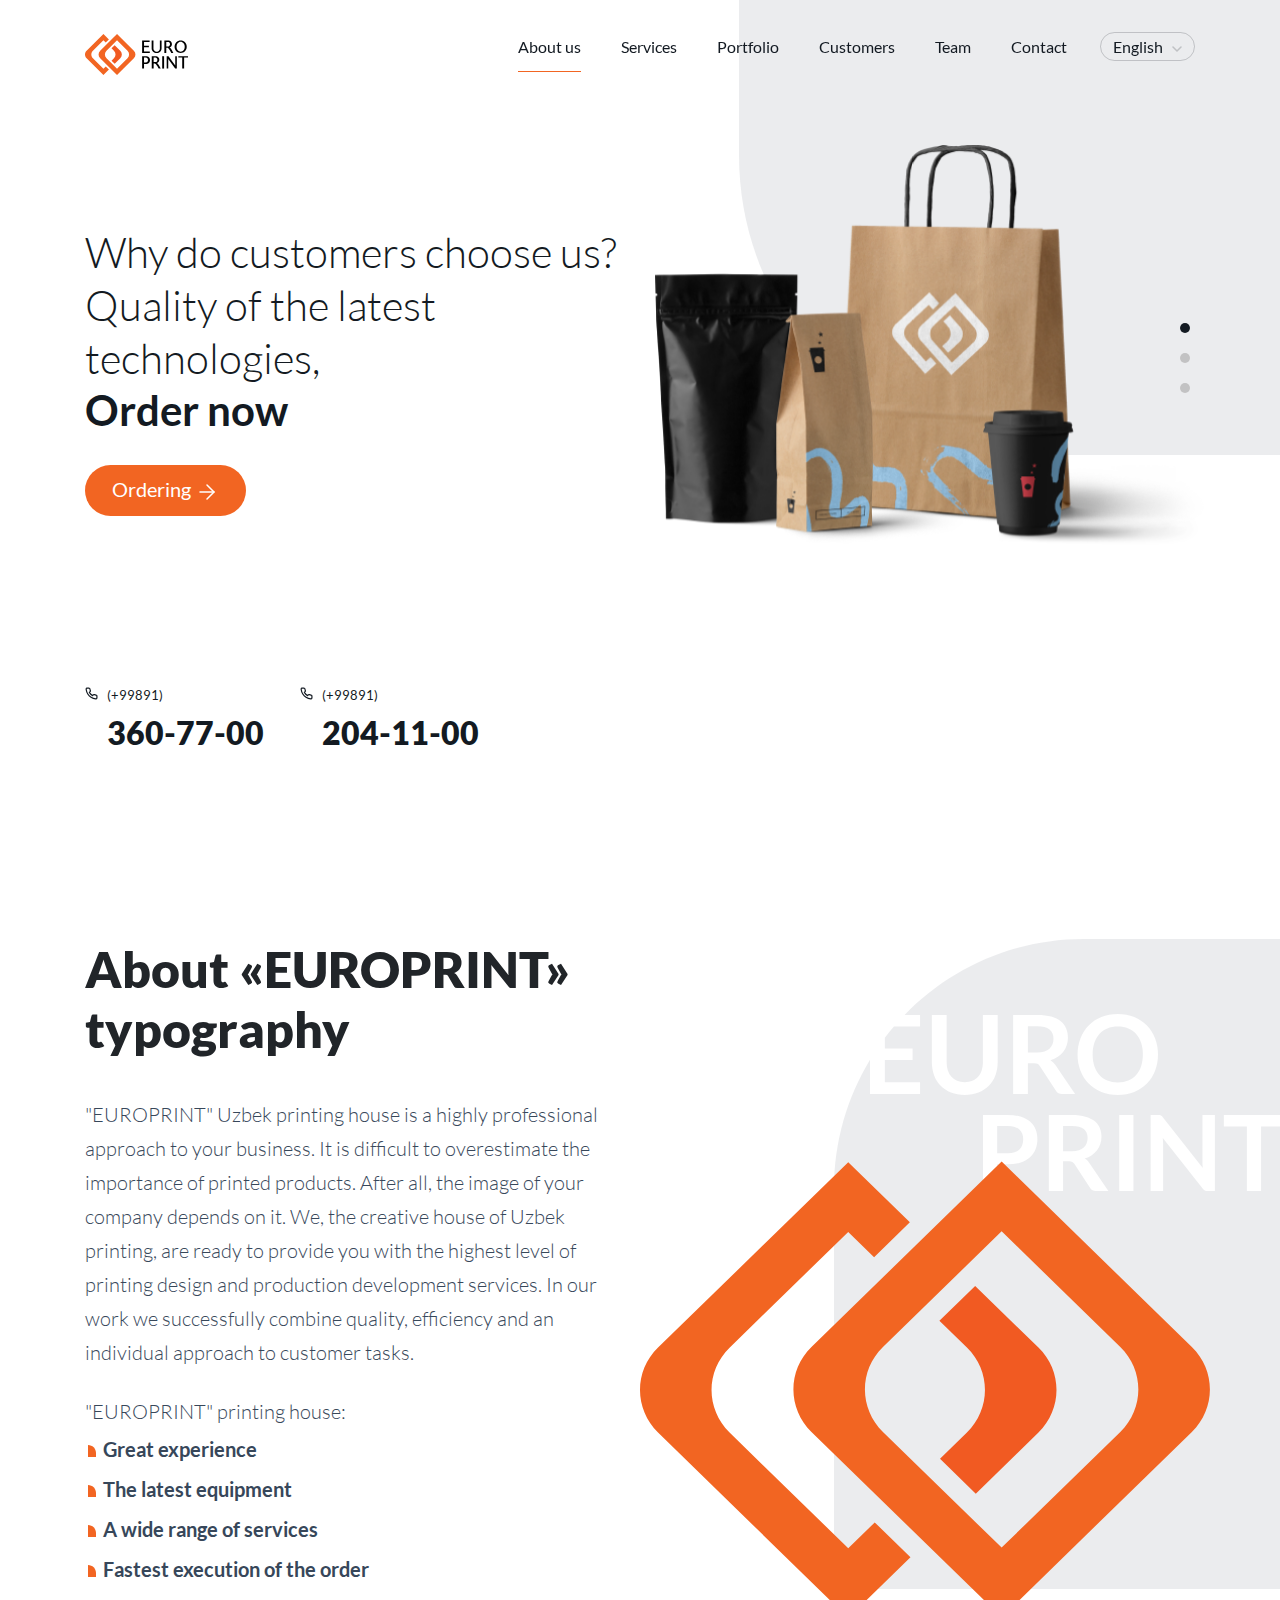
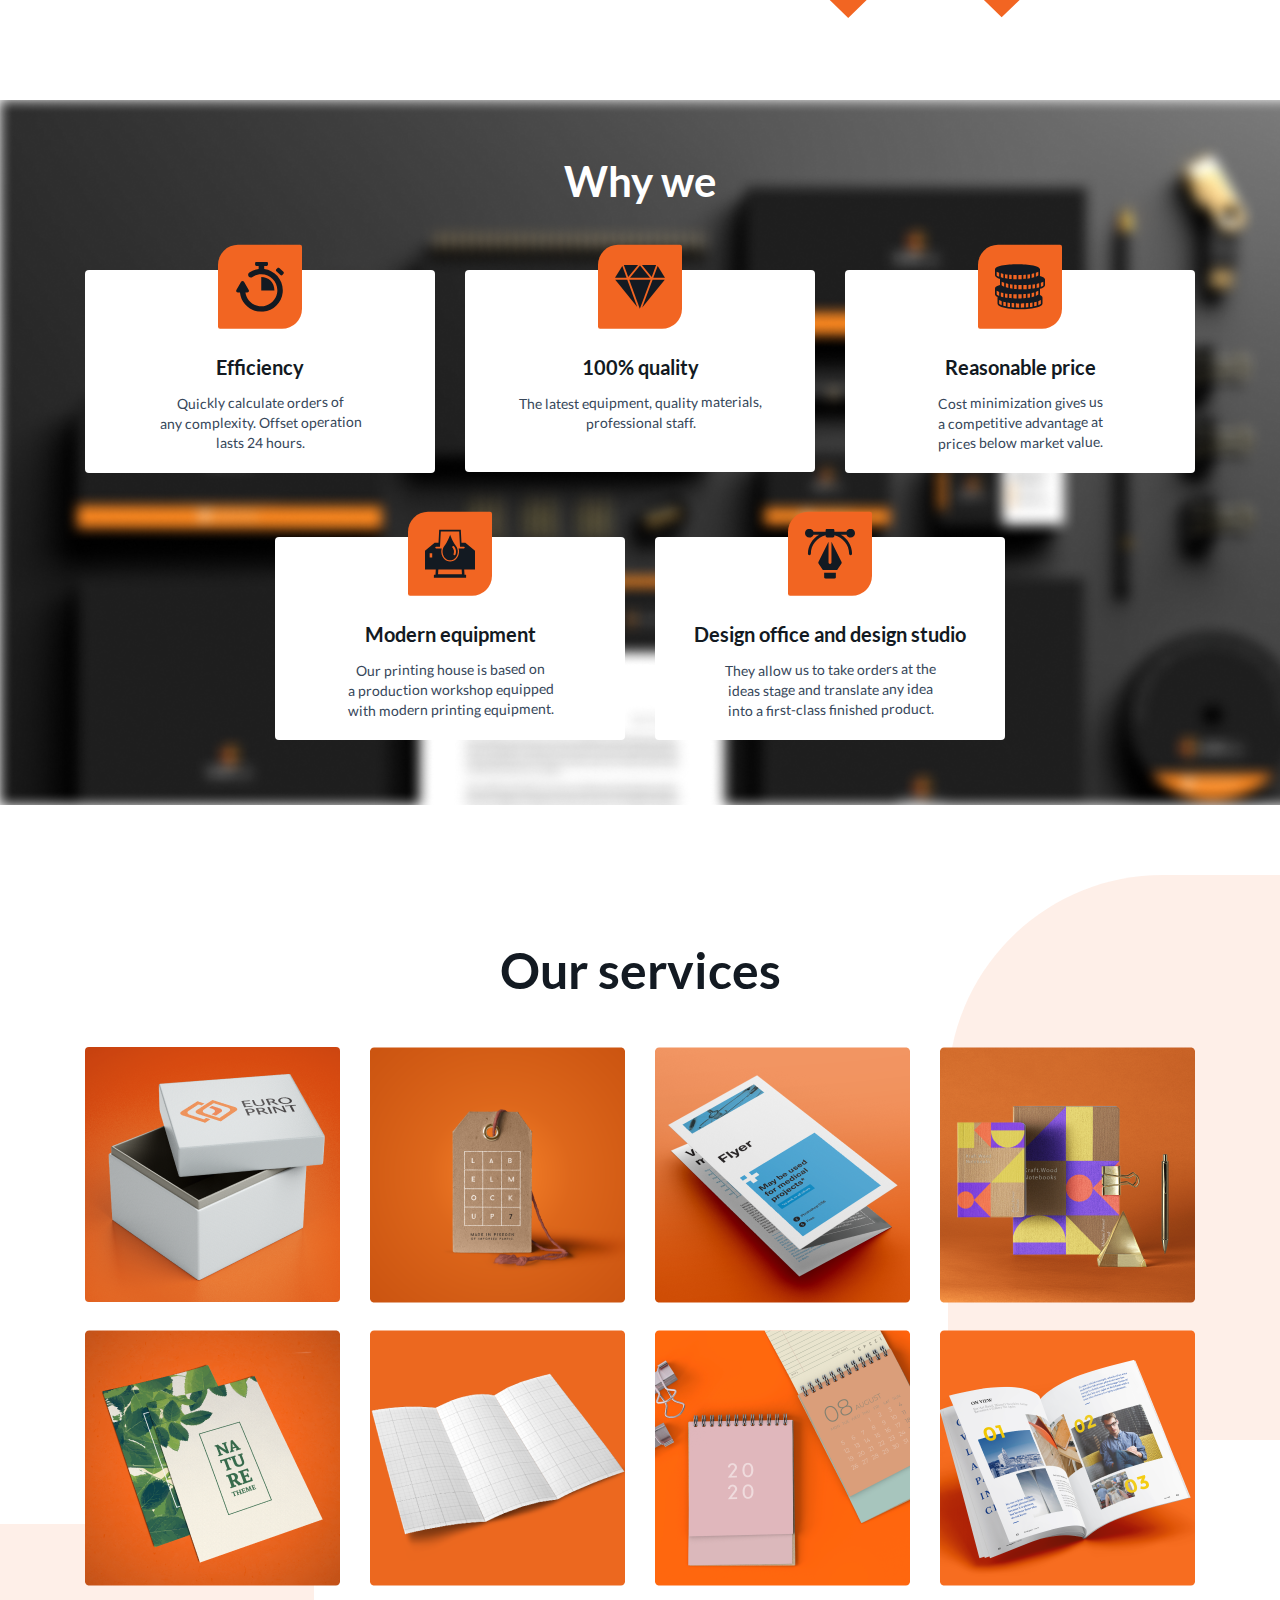
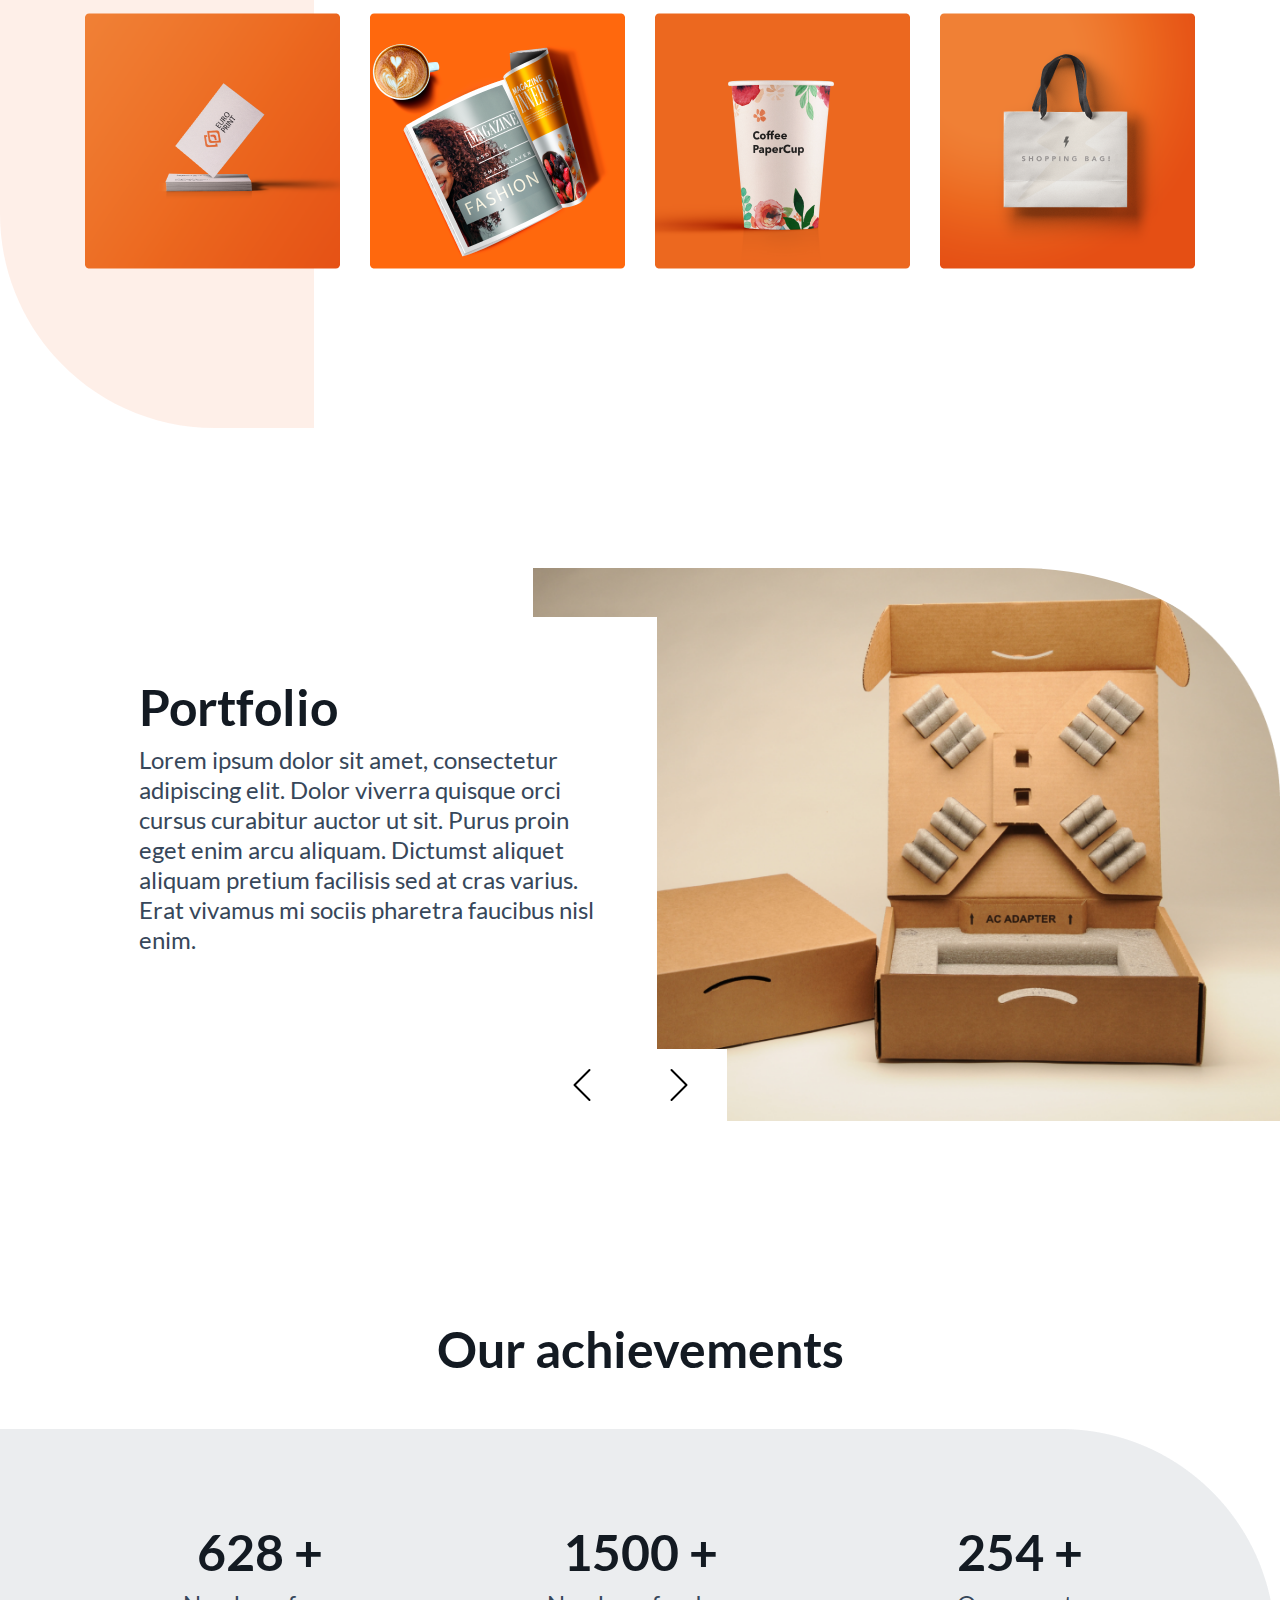
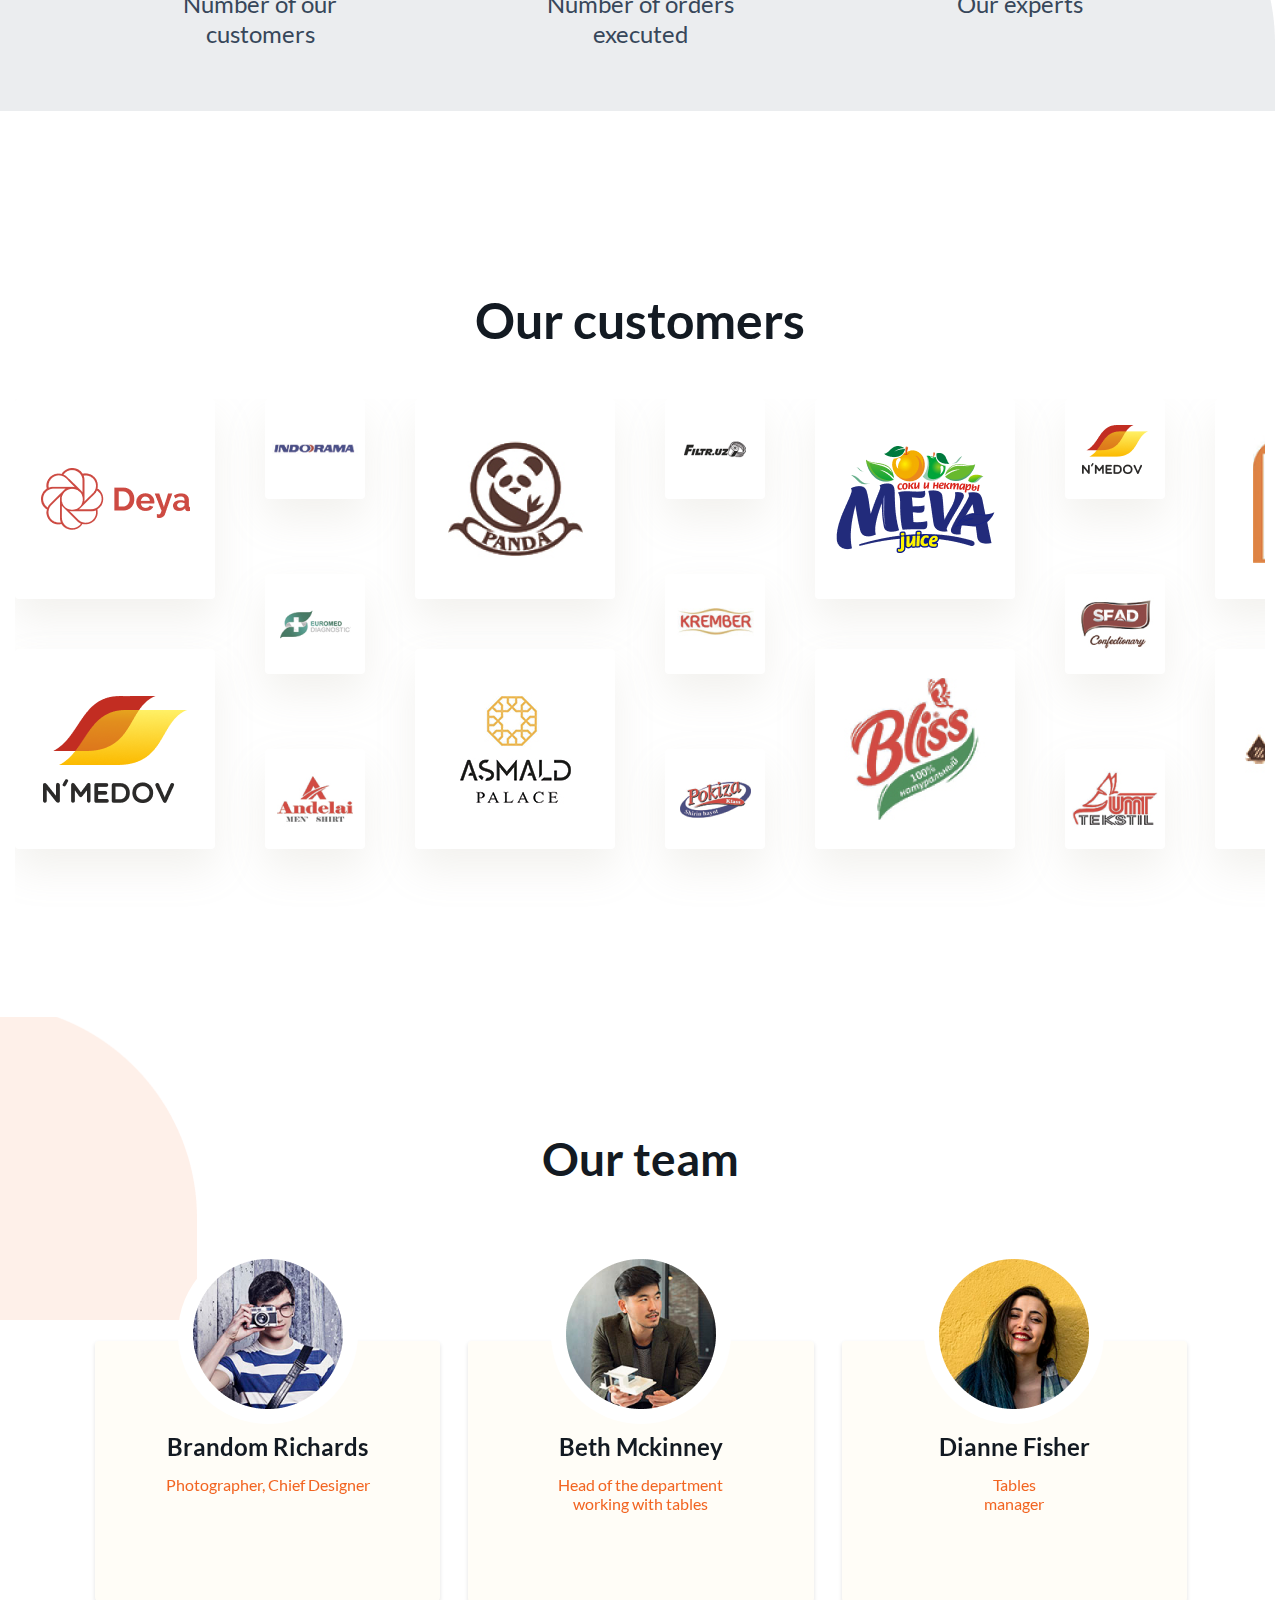
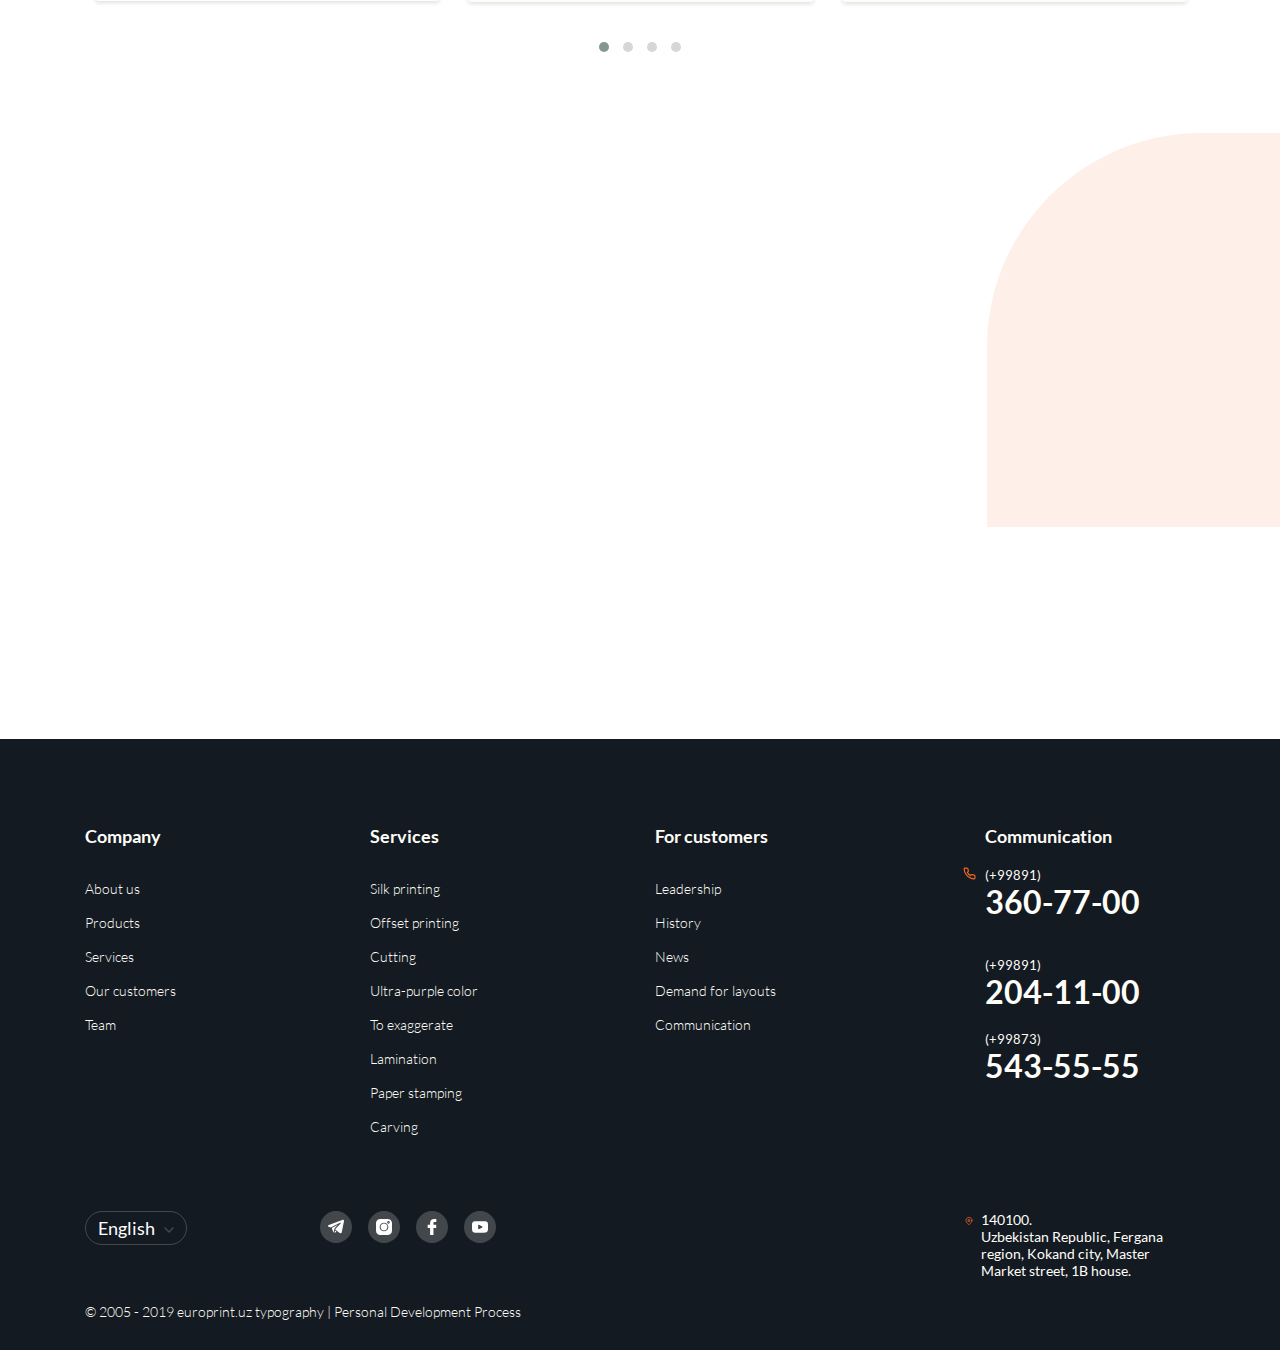
<file: Project Europrint/index-en.html>
<!DOCTYPE html>
<html lang="en">
<head>
    <meta charset="UTF-8">
    <meta name="viewport" content="width=device-width,
    initial-scale=1, shrink-to-fit=no">
    <title>Europrint</title>
    <link rel="stylesheet" href="css/bootstrap.min.css">
    <link rel="stylesheet" href="style/index.css">
    <link rel="preconnect" href="https://fonts.gstatic.com">
    <link href="https://fonts.googleapis.com/css2?family=Lato&display=swap" rel="stylesheet">
    <link rel="stylesheet" href="owl-carousel/css/owl.carousel.css">
    <link rel="stylesheet" href="owl-carousel/css/owl.theme.default.css">


</head>
<body>

<header class="header-section sticky-top">
    <nav class="navbar navbar-expand-lg navbar-light sticky-top bg-light">
        <div class="container">
            <a class="navbar-brand" href="#">
                <img src="images/header/logo.svg" alt="logo">
            </a>
            <button class="navbar-toggler" type="button" data-toggle="collapse" data-target="#navbarTogglerDemo01"
                    aria-controls="navbarTogglerDemo01" aria-expanded="false" aria-label="Toggle navigation">
                <span class="navbar-toggler-icon"></span>
            </button>
            <div class="collapse navbar-collapse" id="navbarTogglerDemo01">

                <ul class="navbar-nav">
                    <li class="nav-item active">
                        <a class="nav-link" href="#first">
                            About us
                        </a>
                    </li>
                    <li class="nav-item">
                        <a class="nav-link" href="#second">
                            Services
                        </a>
                    </li>
                    <li class="nav-item">
                        <a class="nav-link" href="#third">
                            Portfolio
                        </a>
                    </li>
                    <li class="nav-item">
                        <a class="nav-link" href="#four">
                            Customers
                        </a>
                    </li>
                    <li class="nav-item">
                        <a class="nav-link" href="#five">
                            Team
                        </a>
                    </li>
                    <li class="nav-item">
                        <a class="nav-link" href="#six">
                            Contact
                        </a>
                    </li>
                </ul>
                <div class="dropdown lang-dropdown">
                    <button class="btn btn-secondary dropdown-toggle" type="button" id="dropdownMenuButton"
                            data-toggle="dropdown" aria-haspopup="true" aria-expanded="false">
                        English
                        <span class="icon icon-chevron"></span>
                    </button>
                    <div class="dropdown-menu" aria-labelledby="dropdownMenuButton">
                        <a class="dropdown-item" href="index-ru.html">
                            Русский
                        </a>
                        <a class="dropdown-item" href="index.html">Uzbek</a>
                    </div>
                </div>
            </div>
        </div>
    </nav>
</header>


<section class="about-company">
    <div class="container">
        <div class="row">
            <div class="col-lg-6">
                <p class="text1">Why do customers choose us?
                    Quality of the latest technologies, <br>
                    <b> Order now</b>
                </p>

                <button class="btn">
                    Ordering
                    <span class="icon icon-btn"></span>
                </button>

                <div class="d-flex">
                    <div class="call">
                        <span class="icon icon-call"></span>
                        <div class="call-number">(+99891)
                            <p>360-77-00</p></div>

                    </div>
                    <div class="call">
                        <span class="icon icon-call"></span>
                        <div class="call-number">(+99891)
                            <p>204-11-00</p></div>

                    </div>
                </div>
            </div>
            <div class="col-lg-6 col-right">
                <div id="carouselExampleIndicators" class="carousel slide" data-ride="carousel">
                    <ol class="carousel-indicators">
                        <li data-target="#carouselExampleIndicators" data-slide-to="0" class="active"></li>
                        <li data-target="#carouselExampleIndicators" data-slide-to="1"></li>
                        <li data-target="#carouselExampleIndicators" data-slide-to="2"></li>
                    </ol>
                    <div class="carousel-inner">
                        <div class="carousel-item active">
                            <img src="  images/sumka.png" class="d-block w-100" alt="...">
                        </div>
                        <div class="carousel-item">
                            <img src="  images/sumka.png" class="d-block w-100" alt="...">
                        </div>
                        <div class="carousel-item">
                            <img src="  images/sumka.png" class="d-block w-100" alt="...">
                        </div>
                    </div>
                </div>
            </div>
        </div>
    </div>

</section>

<section id="first" class="about-europrint">
    <div class="container">
        <div class="row">
            <div class="col-lg-6">
                <h3>
                    About «EUROPRINT» typography

                </h3>
                <div class="text1">"EUROPRINT" Uzbek printing house is a highly professional approach to your business.
                    It is difficult to overestimate the importance of printed products. After all, the image of your
                    company
                    depends on it. We, the creative house of Uzbek printing, are ready to provide you with the highest
                    level
                    of printing design and production development services. In our work we successfully combine quality,
                    efficiency and an individual approach to customer tasks.
                </div>
                <ol class="text1">"EUROPRINT" printing house:
                    <li>Great experience</li>
                    <li>The latest equipment</li>
                    <li>A wide range of services</li>
                    <li>Fastest execution of the order</li>
                </ol>
            </div>
            <div class="col-lg-6">
                <img src="  images/header/grand-logo.svg" alt="logo">
            </div>
        </div>
    </div>
</section>

<section class="why-us">
    <div class="container">
        <div class="row">
            <div class="col-lg-6 offset-lg-3">
                <span>Why we</span>
            </div>
        </div>
        <div class="row">
            <div class="col-lg-4">
                <div class="card">
                    <div class="card-header">
                        <div class="picture">
                            <img src="images\vector-1.svg" alt="image/svg">
                        </div>
                    </div>
                    <div class="card-body">
                        <p class="title">Efficiency</p>
                        <p class="text">Quickly calculate orders of <br> any complexity.
                            Offset operation <br> lasts 24 hours.</p>
                    </div>
                </div>
            </div>
            <div class="col-lg-4">
                <div class="card">
                    <div class="card-header">
                        <div class="picture">
                            <img src="images\vector-2.svg" alt="image/svg">
                        </div>
                    </div>
                    <div class="card-body card-2">
                        <p class="title">100% quality</p>
                        <p class="text">The latest equipment, quality materials, <br>
                            professional staff. </p>
                    </div>
                </div>
            </div>
            <div class="col-lg-4">
                <div class="card">
                    <div class="card-header">
                        <div class="picture">
                            <img src="images\vector-3.svg" alt="image/svg">
                        </div>
                    </div>
                    <div class="card-body">
                        <p class="title">Reasonable price</p>
                        <p class="text">Cost minimization gives us <br> a competitive advantage at <br> prices below
                            market value.</p>
                    </div>
                </div>
            </div>
        </div>
        <div class="row">
            <div class="col-lg-4 offset-lg-2">
                <div class="card">
                    <div class="card-header">
                        <div class="picture">
                            <img src="images\vector-4.svg" alt="image/svg">
                        </div>
                    </div>
                    <div class="card-body">
                        <p class="title">Modern equipment</p>
                        <p class="text">Our printing house is based on <br> a production workshop equipped <br> with
                            modern printing equipment.</p>
                    </div>
                </div>
            </div>
            <div class="col-lg-4">
                <div class="card">
                    <div class="card-header">
                        <div class="picture">
                            <img src="images\vector-5.svg" alt="image/svg">
                        </div>
                    </div>
                    <div class="card-body">
                        <p class="title">Design office and design studio</p>
                        <p class="text">They allow us to take orders at the <br>
                            ideas stage and translate any idea <br> into a first-class finished product.</p>
                    </div>
                </div>
            </div>
        </div>
    </div>
</section>

<section id="second" class="types-of-service">
    <div class="bcg-img">
        <div class="container">
            <div class="row">
                <div class="col-lg-12">
                    <h3>Our services</h3>
                </div>
                <div class="col-lg-3 col-sm-6 col-md-4">
                    <div class="mainbox">
                        <img class="image-card" src="  images/Box_Mockup_OK_3 1.png" alt="Group-1">
                        <div class="text">
                            <div>
                                <p>Waffle box</p>
                                <a href="#">
                                    <button class="btn">Ordering</button>
                                </a>
                            </div>
                        </div>
                    </div>
                </div>
                <div class="col-lg-3 col-sm-6 col-md-4">
                    <div class="mainbox">
                        <img class="image-card" src="  images/Mask Group.png" alt="Group-1">
                        <div class="text">
                            <div>
                                <p>Brand bejik</p>
                                <a href="#">
                                    <button class="btn">Ordering</button>
                                </a>
                            </div>
                        </div>
                    </div>
                </div>
                <div class="col-lg-3 col-sm-6 col-md-4">
                    <div class="mainbox">
                        <img class="image-card" src="  images/Mask Group (1).png" alt="Group-1">
                        <div class="text">
                            <div>
                                <p>Brand Flyer</p>
                                <a href="#">
                                    <button class="btn">Ordering</button>
                                </a>
                            </div>
                        </div>
                    </div>
                </div>
                <div class="col-lg-3 col-sm-6 col-md-4">
                    <div class="mainbox">
                        <img class="image-card" src="  images/Mask Group (2).png" alt="Group-1">
                        <div class="text">
                            <div>
                                <p>Brand Notebook</p>
                                <a href="#">
                                    <button class="btn">Ordering</button>
                                </a>
                            </div>
                        </div>
                    </div>
                </div>
                <div class="col-lg-3 col-sm-6 col-md-4">
                    <div class="mainbox">
                        <img class="image-card" src="  images/Mask Group (3).png" alt="Group-1">
                        <div class="text">
                            <div>
                                <p>Brand Nature</p>
                                <a href="#">
                                    <button class="btn">Ordering</button>
                                </a>
                            </div>
                        </div>
                    </div>
                </div>
                <div class="col-lg-3 col-sm-6 col-md-4">
                    <div class="mainbox">
                        <img class="image-card" src="  images/Mask Group (4).png" alt="Group-1">
                        <div class="text">
                            <div>
                                <p>Brand Paper</p>
                                <a href="#">
                                    <button class="btn">Ordering</button>
                                </a>
                            </div>
                        </div>
                    </div>
                </div>
                <div class="col-lg-3 col-sm-6 col-md-4">
                    <div class="mainbox">
                        <img class="image-card" src="  images/Mask Group (5).png" alt="Group-1">
                        <div class="text">
                            <div>
                                <p>Brand Calendar</p>
                                <a href="#">
                                    <button class="btn">Ordering</button>
                                </a>
                            </div>
                        </div>
                    </div>
                </div>
                <div class="col-lg-3 col-sm-6 col-md-4">
                    <div class="mainbox">
                        <img class="image-card" src="  images/Mask Group (6).png" alt="Group-1">
                        <div class="text">
                            <div>
                                <p>Brand Book</p>
                                <a href="#">
                                    <button class="btn">Ordering</button>
                                </a>
                            </div>
                        </div>
                    </div>
                </div>
                <div class="col-lg-3 col-sm-6 col-md-4">
                    <div class="mainbox">
                        <img class="image-card" src="  images/Mask Group (7).png" alt="Group-1">
                        <div class="text">
                            <div>
                                <p>Brand Etiket</p>
                                <a href="#">
                                    <button class="btn">Ordering</button>
                                </a>
                            </div>
                        </div>
                    </div>
                </div>
                <div class="col-lg-3 col-sm-6 col-md-4">
                    <div class="mainbox">
                        <img class="image-card" src="  images/Mask Group (8).png" alt="Group-1">
                        <div class="text">
                            <div>
                                <p>Brand Magazine</p>
                                <a href="#">
                                    <button class="btn">Ordering</button>
                                </a></div>
                        </div>
                    </div>
                </div>
                <div class="col-lg-3 col-sm-6 col-md-4">
                    <div class="mainbox">
                        <img class="image-card" src="  images/Mask Group (9).png" alt="Group-1">
                        <div class="text">
                            <div>
                                <p>Brand Cup</p>
                                <a href="#">
                                    <button class="btn">Ordering</button>
                                </a>
                            </div>
                        </div>
                    </div>
                </div>
                <div class="col-lg-3 col-sm-6 col-md-4">
                    <div class="mainbox">
                        <img class="image-card" src="  images/Mask Group (10).png" alt="Group-1">
                        <div class="text">
                            <div>
                                <p>Brand Bag</p>
                                <a href="#">
                                    <button class="btn">Ordering</button>
                                </a></div>
                        </div>
                    </div>
                </div>
            </div>
        </div>
    </div>
</section>

<section id="third" class="portfolio">
    <div class="container-fluid">
        <div class="row">
            <div class="col-lg-5">
                <div class="first-line">

                    <h3>
                        Portfolio
                    </h3>
                    <p>Lorem ipsum dolor sit amet, consectetur adipiscing elit.
                        Dolor viverra quisque orci cursus curabitur auctor ut sit.
                        Purus proin eget enim arcu aliquam. Dictumst aliquet
                        aliquam pretium facilisis sed at cras varius. Erat vivamus
                        mi sociis pharetra faucibus nisl enim.</p>
                </div>

            </div>
            <div class="col-lg-7">
                <div class="my-carousel">
                    <div id="carouselExampleInterval" class="carousel slide "
                         data-ride="carousel">
                        <div class="carousel-inner">
                            <div class="carousel-item active">
                                <img src="images/Mask%20G.png" alt="Mask">

                            </div>
                            <div class="carousel-item">
                                <img src="images/Mask%20G.png" alt="Mask">

                            </div>
                            <div class="carousel-item">
                                <img src="images/Mask%20G.png" alt="Mask">

                            </div>
                            <div class="carousel-icon">
                                <a class="carousel-control-prev" href="#carouselExampleInterval" role="button"
                                   data-slide="prev">
                                    <img src="images/chevron-left (1).svg" alt="charset">
                                </a>
                                <a class="carousel-control-next" href="#carouselExampleInterval" role="button"
                                   data-slide="next">
                                    <img src="images/chevron-left.svg" alt="chevron-left">
                                </a>
                            </div>
                        </div>
                    </div>
                </div>
            </div>
        </div>
    </div>
</section>


<section class="our-echivements-section">
    <div class="container-fluid">
        <h3>Our achievements</h3>
        <div class="bgimage">
            <div class="container">
                <div class="row">
                    <div class="col-lg-4 ">
                        <div class="card">
                            <div class="card-header">
                                <span class="counter">628</span>
                                <span>+</span>
                            </div>
                            <div class="card-body">
                                <span class="col-text-info">Number of our <br> customers</span>
                            </div>
                        </div>
                    </div>
                    <div class="col-lg-4">
                        <div class="card">
                            <div class="card-header">
                                <span class="counter">1500</span>
                                <span>+</span>
                            </div>
                            <div class="card-body">
                                <span class="col-text-info">Number of orders <br> executed</span>
                            </div>
                        </div>
                    </div>
                    <div class="col-lg-4">
                        <div class="card">
                            <div class="card-header">
                                <span class="counter">254</span>
                                <span>+</span>
                            </div>
                            <div class="card-body">
                                <span class="col-text-info">Our experts</span>
                            </div>
                        </div>
                    </div>
                </div>
            </div>
        </div>
    </div>
</section>

<section id="four" class="our-clients-section">
    <div class="container-fluid">
        <h3 class="text-center">Our customers</h3>

        <div class="slide">
            <div class="animation-block">
                <div class="d-flex">
                    <div class="block-1">
                        <div class="jumbotron">
                            <img src="  images/animation/deya.png" alt="deya">
                        </div>
                        <div class="jumbotron"><img src="  images/animation/Nmedov.png"
                                                    alt="nmedov"></div>
                    </div>
                    <div class="block-2">
                        <div class="jumbotron"><img src="  images/animation/indorama.png"
                                                    alt="indorama"></div>
                        <div class="jumbotron"><img src="  images/animation/euromed.png"
                                                    alt="euromed"></div>
                        <div class="jumbotron"><img src="  images/animation/andelai.png"
                                                    alt="andelai"></div>
                    </div>
                    <div class="block-1">
                        <div class="jumbotron">
                            <img src="  images/animation/panda.png" alt="panda">
                        </div>
                        <div class="jumbotron"><img src="  images/animation/asmald.png"
                                                    alt="asmald"></div>
                    </div>
                    <div class="block-2">
                        <div class="jumbotron"><img src="  images/animation/filtruz.png"
                                                    alt="filtruz"></div>
                        <div class="jumbotron"><img src="  images/animation/krember.png"
                                                    alt="krember"></div>
                        <div class="jumbotron"><img src="  images/animation/pokiza.png"
                                                    alt="pokiza"></div>
                    </div>
                    <div class="block-1">
                        <div class="jumbotron">
                            <img src="  images/animation/meva.png" alt="meva">
                        </div>
                        <div class="jumbotron"><img src="  images/animation/bliss.png" alt="bliss">
                        </div>
                    </div>
                    <div class="block-2">
                        <div class="jumbotron"><img src="  images/animation/nmedov2.png"
                                                    alt="nmedov"></div>
                        <div class="jumbotron"><img src="  images/animation/sfad.png" alt="sfad">
                        </div>
                        <div class="jumbotron"><img src="  images/animation/textil.png"
                                                    alt="tekstil"></div>
                    </div>
                    <div class="block-1">
                        <div class="jumbotron">
                            <img src="  images/animation/nur.png" alt="nur">
                        </div>
                        <div class="jumbotron"><img src="  images/animation/zebuzar.png"
                                                    alt="zebuzar"></div>
                    </div>
                    <div class="block-1">
                        <div class="jumbotron">
                            <img src="  images/animation/deya.png" alt="deya">
                        </div>
                        <div class="jumbotron"><img src="  images/animation/Nmedov.png"
                                                    alt="nmedov"></div>
                    </div>
                    <div class="block-2">
                        <div class="jumbotron"><img src="  images/animation/filtruz.png"
                                                    alt="filtruz"></div>
                        <div class="jumbotron"><img src="  images/animation/krember.png"
                                                    alt="krember"></div>
                        <div class="jumbotron"><img src="  images/animation/pokiza.png"
                                                    alt="pokiza"></div>
                    </div>
                    <div class="block-1">
                        <div class="jumbotron">
                            <img src="  images/animation/meva.png" alt="meva">
                        </div>
                        <div class="jumbotron"><img src="  images/animation/bliss.png" alt="bliss">
                        </div>
                    </div>
                    <div class="block-2">
                        <div class="jumbotron"><img src="  images/animation/nmedov2.png"
                                                    alt="nmedov"></div>
                        <div class="jumbotron"><img src="  images/animation/sfad.png" alt="sfad">
                        </div>
                        <div class="jumbotron"><img src="  images/animation/textil.png"
                                                    alt="tekstil"></div>
                    </div>
                    <div class="block-1">
                        <div class="jumbotron">
                            <img src="  images/animation/nur.png" alt="nur">
                        </div>
                        <div class="jumbotron"><img src="  images/animation/zebuzar.png"
                                                    alt="zebuzar"></div>
                    </div>
                    <div class="block-1">
                        <div class="jumbotron">
                            <img src="  images/animation/deya.png" alt="deya">
                        </div>
                        <div class="jumbotron"><img src="  images/animation/Nmedov.png"
                                                    alt="nmedov"></div>
                    </div>
                    <div class="block-2">
                        <div class="jumbotron"><img src="  images/animation/indorama.png"
                                                    alt="indorama"></div>
                        <div class="jumbotron"><img src="  images/animation/euromed.png"
                                                    alt="euromed"></div>
                        <div class="jumbotron"><img src="  images/animation/andelai.png"
                                                    alt="andelai"></div>
                    </div>
                    <div class="block-1">
                        <div class="jumbotron">
                            <img src="  images/animation/panda.png" alt="panda">
                        </div>
                        <div class="jumbotron"><img src="  images/animation/asmald.png"
                                                    alt="asmald"></div>
                    </div>
                    <div class="block-2">
                        <div class="jumbotron"><img src="  images/animation/filtruz.png"
                                                    alt="filtruz"></div>
                        <div class="jumbotron"><img src="  images/animation/krember.png"
                                                    alt="krember"></div>
                        <div class="jumbotron"><img src="  images/animation/pokiza.png"
                                                    alt="pokiza"></div>
                    </div>
                    <div class="block-1">
                        <div class="jumbotron">
                            <img src="  images/animation/meva.png" alt="meva">
                        </div>
                        <div class="jumbotron"><img src="  images/animation/bliss.png" alt="bliss">
                        </div>
                    </div>
                    <div class="block-2">
                        <div class="jumbotron"><img src="  images/animation/nmedov2.png"
                                                    alt="nmedov"></div>
                        <div class="jumbotron"><img src="  images/animation/sfad.png" alt="sfad">
                        </div>
                        <div class="jumbotron"><img src="  images/animation/textil.png"
                                                    alt="tekstil"></div>
                    </div>
                    <div class="block-1">
                        <div class="jumbotron">
                            <img src="  images/animation/nur.png" alt="nur">
                        </div>
                        <div class="jumbotron"><img src="  images/animation/zebuzar.png"
                                                    alt="zebuzar"></div>
                    </div>
                    <div class="block-1">
                        <div class="jumbotron">
                            <img src="  images/animation/meva.png" alt="meva">
                        </div>
                        <div class="jumbotron"><img src="  images/animation/bliss.png" alt="bliss">
                        </div>
                    </div>
                    <div class="block-2">
                        <div class="jumbotron"><img src="  images/animation/nmedov2.png"
                                                    alt="nmedov"></div>
                        <div class="jumbotron"><img src="  images/animation/sfad.png" alt="sfad">
                        </div>
                        <div class="jumbotron"><img src="  images/animation/textil.png"
                                                    alt="tekstil"></div>
                    </div>
                    <div class="block-1">
                        <div class="jumbotron">
                            <img src="  images/animation/nur.png" alt="nur">
                        </div>
                        <div class="jumbotron"><img src="  images/animation/zebuzar.png"
                                                    alt="zebuzar"></div>
                    </div>
                    <div class="block-1">
                        <div class="jumbotron">
                            <img src="  images/animation/deya.png" alt="deya">
                        </div>
                        <div class="jumbotron"><img src="  images/animation/Nmedov.png"
                                                    alt="nmedov"></div>
                    </div>
                    <div class="block-2">
                        <div class="jumbotron"><img src="  images/animation/indorama.png"
                                                    alt="indorama"></div>
                        <div class="jumbotron"><img src="  images/animation/euromed.png"
                                                    alt="euromed"></div>
                        <div class="jumbotron"><img src="  images/animation/andelai.png"
                                                    alt="andelai"></div>
                    </div>
                    <div class="block-1">
                        <div class="jumbotron">
                            <img src="  images/animation/panda.png" alt="panda">
                        </div>
                        <div class="jumbotron"><img src="  images/animation/asmald.png"
                                                    alt="asmald"></div>
                    </div>
                    <div class="block-2">
                        <div class="jumbotron"><img src="  images/animation/filtruz.png"
                                                    alt="filtruz"></div>
                        <div class="jumbotron"><img src="  images/animation/krember.png"
                                                    alt="krember"></div>
                        <div class="jumbotron"><img src="  images/animation/pokiza.png"
                                                    alt="pokiza"></div>
                    </div>
                    <div class="block-1">
                        <div class="jumbotron">
                            <img src="  images/animation/meva.png" alt="meva">
                        </div>
                        <div class="jumbotron"><img src="  images/animation/bliss.png" alt="bliss">
                        </div>
                    </div>
                    <div class="block-2">
                        <div class="jumbotron"><img src="  images/animation/nmedov2.png"
                                                    alt="nmedov"></div>
                        <div class="jumbotron"><img src="  images/animation/sfad.png" alt="sfad">
                        </div>
                        <div class="jumbotron"><img src="  images/animation/textil.png"
                                                    alt="tekstil"></div>
                    </div>
                    <div class="block-1">
                        <div class="jumbotron">
                            <img src="  images/animation/nur.png" alt="nur">
                        </div>
                        <div class="jumbotron"><img src="  images/animation/zebuzar.png"
                                                    alt="zebuzar"></div>
                    </div>
                    <div class="block-1">
                        <div class="jumbotron">
                            <img src="  images/animation/deya.png" alt="deya">
                        </div>
                        <div class="jumbotron"><img src="  images/animation/Nmedov.png"
                                                    alt="nmedov"></div>
                    </div>
                    <div class="block-2">
                        <div class="jumbotron"><img src="  images/animation/indorama.png"
                                                    alt="indorama"></div>
                        <div class="jumbotron"><img src="  images/animation/euromed.png"
                                                    alt="euromed"></div>
                        <div class="jumbotron"><img src="  images/animation/andelai.png"
                                                    alt="andelai"></div>
                    </div>
                    <div class="block-1">
                        <div class="jumbotron">
                            <img src="  images/animation/panda.png" alt="panda">
                        </div>
                        <div class="jumbotron"><img src="  images/animation/asmald.png"
                                                    alt="asmald"></div>
                    </div>
                    <div class="block-2">
                        <div class="jumbotron"><img src="  images/animation/filtruz.png"
                                                    alt="filtruz"></div>
                        <div class="jumbotron"><img src="  images/animation/krember.png"
                                                    alt="krember"></div>
                        <div class="jumbotron"><img src="  images/animation/pokiza.png"
                                                    alt="pokiza"></div>
                    </div>
                    <div class="block-1">
                        <div class="jumbotron">
                            <img src="  images/animation/meva.png" alt="meva">
                        </div>
                        <div class="jumbotron"><img src="  images/animation/bliss.png" alt="bliss">
                        </div>
                    </div>
                    <div class="block-2">
                        <div class="jumbotron"><img src="  images/animation/nmedov2.png"
                                                    alt="nmedov"></div>
                        <div class="jumbotron"><img src="  images/animation/sfad.png" alt="sfad">
                        </div>
                        <div class="jumbotron"><img src="  images/animation/textil.png"
                                                    alt="tekstil"></div>
                    </div>
                    <div class="block-1">
                        <div class="jumbotron">
                            <img src="  images/animation/nur.png" alt="nur">
                        </div>
                        <div class="jumbotron"><img src="  images/animation/zebuzar.png"
                                                    alt="zebuzar"></div>
                    </div>


                </div>
            </div>
        </div>
    </div>
</section>

<section id="five" class="our-team">
    <div class="container">
        <div class="row">
            <div class="col-lg-4 offset-lg-4">
                <span>Our team</span>
            </div>
        </div>
        <div class="owl-carousel owl-theme">
            <div class="item">
                <div class="card">
                    <div class="card-header">
                        <img src="images\boy-1.png" alt="image/png">
                    </div>
                    <div class="card-body card1">
                        <span>Brandom Richards</span>
                        <p>Photographer, Chief Designer</p>
                    </div>
                </div>
            </div>
            <div class="item">
                <div class="card">
                    <div class="card-header">
                        <img src="images\boy-2.png" alt="image/png">
                    </div>
                    <div class="card-body">
                        <span>Beth Mckinney</span>
                        <p>Head of the department <br> working with tables</p>
                    </div>
                </div>
            </div>
            <div class="item">
                <div class="card">
                    <div class="card-header">
                        <img src="images\girl.png" alt="image/png">
                    </div>
                    <div class="card-body">
                        <span>Dianne Fisher</span>
                        <p>Tables <br> manager</p>
                    </div>
                </div>
            </div>
            <div class="item">
                <div class="card">
                    <div class="card-header">
                        <img src="images\boy-1.png" alt="image/png">
                    </div>
                    <div class="card-body card1">
                        <span>Brandom Richards</span>
                        <p>Photographer, Chief Designer</p>
                    </div>
                </div>
            </div>
            <div class="item">
                <div class="card">
                    <div class="card-header">
                        <img src="images\boy-2.png" alt="image/png">
                    </div>
                    <div class="card-body">
                        <span>Beth Mckinney</span>
                        <p>Head of the department <br> working with tables</p>
                    </div>
                </div>
            </div>
            <div class="item">
                <div class="card">
                    <div class="card-header">
                        <img src="images\girl.png" alt="image/png">
                    </div>
                    <div class="card-body">
                        <span>Dianne Fisher</span>
                        <p>Tables <br> manager</p>
                    </div>
                </div>
            </div>
            <div class="item">
                <div class="card">
                    <div class="card-header">
                        <img src="images\boy-1.png" alt="image/png">
                    </div>
                    <div class="card-body card1">
                        <span>Brandom Richards</span>
                        <p>Photographer, Chief Designer</p>
                    </div>
                </div>
            </div>
            <div class="item">
                <div class="card">
                    <div class="card-header">
                        <img src="images\boy-2.png" alt="image/png">
                    </div>
                    <div class="card-body">
                        <span>Beth Mckinney</span>
                        <p>Head of the department <br> working with tables</p>
                    </div>
                </div>
            </div>
            <div class="item">
                <div class="card">
                    <div class="card-header">
                        <img src="images\girl.png" alt="image/png">
                    </div>
                    <div class="card-body">
                        <span>Dianne Fisher</span>
                        <p>Tables <br> manager</p>
                    </div>
                </div>
            </div>
            <div class="item">
                <div class="card">
                    <div class="card-header">
                        <img src="images\boy-1.png" alt="image/png">
                    </div>
                    <div class="card-body card1">
                        <span>Brandom Richards</span>
                        <p>Photographer, Chief Designer</p>
                    </div>
                </div>
            </div>
            <div class="item">
                <div class="card">
                    <div class="card-header">
                        <img src="images\boy-2.png" alt="image/png">
                    </div>
                    <div class="card-body">
                        <span>Beth Mckinney</span>
                        <p>Head of the department <br> working with tables</p>
                    </div>
                </div>
            </div>
            <div class="item">
                <div class="card">
                    <div class="card-header">
                        <img src="images\girl.png" alt="image/png">
                    </div>
                    <div class="card-body">
                        <span>Dianne Fisher</span>
                        <p>Tables <br> manager</p>
                    </div>
                </div>
            </div>

        </div>
    </div>
</section>

<section class="map-section">
    <div class="container-fluid">
        <div class="row">
            <div class="col-lg-8">
                <div class="map-block">
                    <iframe src="https://www.google.com/maps/embed?pb=!1m18!1m12!1m3!1d1498.1571943327747!2d69.24138900715802!3d41.32377649844215!2m3!1f0!2f0!3f0!3m2!1i1024!2i768!4f13.1!3m3!1m2!1s0x38ae8bb7a0ebbae3%3A0xf9e01b5d45fc68cd!2sPersonal%20Development%20Process%20-%20pdpuz!5e0!3m2!1sen!2s!4v1608021550838!5m2!1sen!2s"
                            width="100%" height="500" frameborder="0" style="border:0;" allowfullscreen=""
                            aria-hidden="false" tabindex="0"></iframe>
                </div>
            </div>
        </div>
    </div>

</section>


<footer id="six" class="footer-section">
    <div class="container">
        <div class="row">
            <div class="col-lg-3 col-sm-6 col-md-4">
                <ul><h4>Company</h4>
                    <li>
                        <a href="#">
                            About us
                        </a>
                    </li>
                    <li>
                        <a href="#">
                            Products
                        </a>
                    </li>

                    <li>
                        <a href="#">
                            Services
                        </a>
                    </li>
                    <li>
                        <a href="#">
                            Our customers
                        </a>
                    </li>
                    <li>
                        <a href="#">
                            Team
                        </a>
                    </li>
                </ul>
            </div>
            <div class="col-lg-3 col-sm-6 col-md-4">
                <ul><h4>Services</h4>
                    <li>
                        <a href="#">
                            Silk printing
                        </a>
                    </li>
                    <li>
                        <a href="#">
                            Offset printing
                        </a>
                    </li>

                    <li>
                        <a href="#">
                            Cutting
                        </a>
                    </li>
                    <li>
                        <a href="#">
                            Ultra-purple color
                        </a>
                    </li>
                    <li>
                        <a href="#">
                            To exaggerate
                        </a>
                    </li>
                    <li>
                        <a href="#">
                            Lamination
                        </a>
                    </li>
                    <li>
                        <a href="#">
                            Paper stamping
                        </a>
                    </li>
                    <li>
                        <a href="#">
                            Carving
                        </a>
                    </li>
                </ul>
            </div>
            <div class="col-lg-3 col-sm-6 col-md-4">
                <ul><h4>For customers</h4>
                    <li>
                        <a href="#">
                            Leadership
                        </a>
                    </li>
                    <li>
                        <a href="#">
                            History
                        </a>
                    </li>

                    <li>
                        <a href="#">
                            News
                        </a>
                    </li>
                    <li>
                        <a href="#">
                            Demand for layouts
                        </a>
                    </li>
                    <li>
                        <a href="#">
                            Communication
                        </a>
                    </li>
                </ul>
            </div>
            <div class="col-lg-3 col-sm-6 col-md-4 block-right">
                <h4>Communication</h4>
                <div class="call d-flex">
                    <span class="icon icon-call2"></span>
                    <div class="call-number">(+99891)
                        <p>360-77-00</p>
                    </div>

                </div>
                <div class="call">
                    <div class="call-number">(+99891)
                        <p>204-11-00</p>
                    </div>

                </div>
                <div class="call">
                    <div class="call-number">(+99873)
                        <p>543-55-55</p>
                    </div>

                </div>
            </div>
            <div class="row social-media">
                <div class="col-lg-2">
                    <div class="dropdown lang-dropdown">
                        <button class="btn btn-secondary dropdown-toggle" type="button" id="dropdownMenuButton2"
                                data-toggle="dropdown" aria-haspopup="true" aria-expanded="false">
                            English
                            <span class="icon icon-chevron"></span>
                        </button>
                        <div class="dropdown-menu" aria-labelledby="dropdownMenuButton2">
                            <a class="dropdown-item" href="index-ru.html">
                                Русский
                            </a>
                            <a class="dropdown-item" href="index-uz.html">Uzbek</a>
                        </div>
                    </div>
                </div>
                <div class="col-lg-7">
                    <div class="d-flex">
                        <div class="social-network bg-color">
                            <span class="icon icon-telegram"></span>
                        </div>
                        <div class="social-network">
                            <span class="icon icon-instagram"></span>
                        </div>
                        <div class="social-network">
                            <span class="icon icon-facebook"></span>
                        </div>
                        <div class="social-network">
                            <span class="icon icon-youtube"></span>
                        </div>
                    </div>
                </div>
                <div class="col-lg-3">
                    <div class="d-flex">
                        <span class="icon icon-location"></span>
                        140100. <br>
                        Uzbekistan Republic, Fergana region,
                        Kokand city, Master Market street, 1B house.
                    </div>
                </div>
                <div class="col-lg-8">
                    © 2005 - 2019 europrint.uz typography | Personal Development Process
                </div>
            </div>
        </div>
    </div>
</footer>

<a class="gotopbtn" href="#"><span class="icon icon-chevron-up"></span></a>

<script src="https://code.jquery.com/jquery-3.5.1.js"></script>
<script type="text/javascript">
    $(document).on('click', '.navbar .collapse .nav-item', function (){
        $(this).addClass('active').siblings().removeClass('active')
    });
</script>

</body>

<script src="js/jquery-3.3.1.slim.min.js"></script>
<script src="js/popper.min.js"></script>
<script src="js/bootstrap.min.js"></script>
<script src="owl-carousel\js\owl.carousel.js"></script>
<script src="owl-carousel\js\owl.carousel.min.js"></script>
<script src="js/jquery.counterup.min.js"></script>
<script src="js/jquery.waypoints.min.js"></script>

<script>
    jQuery(document).ready(function () {
        $('.counter').counterUp({
            delay: 40,
            time: 1000
        });
    });
</script>

<script>
    $('.owl-carousel').owlCarousel({
        loop: true,
        margin: 10,
        nav: false,
        responsive: {
            0: {
                items: 1
            },
            600: {
                items: 2
            },
            1000: {
                items: 3
            }
        }
    })
</script>

<script>
    $(document).ready(function () {

        var checkScrollBar = function () {
            $('.header-section').css({
                backgroundColor: $(this).scrollTop() > 1 ?
                    '#FFFFFF' : 'transparent',
                paddingTop: $(this).scrollTop() > 40 ?
                    '5px' : '32px',
                paddingBottom: $(this).scrollTop() > 40 ?
                    '5px' : '0'
            })
        }
        $(window).on('load resize scroll', checkScrollBar)
    });
</script>
<script>
    $(document).ready(function () {

        var checkScrollBar = function () {
            $('.gotopbtn').css({
                display: $(this).scrollTop() > 400 ?
                    'block' : 'none'

            })
        }
        $(window).on('load resize scroll', checkScrollBar)
    });
</script>


</html>
</file>
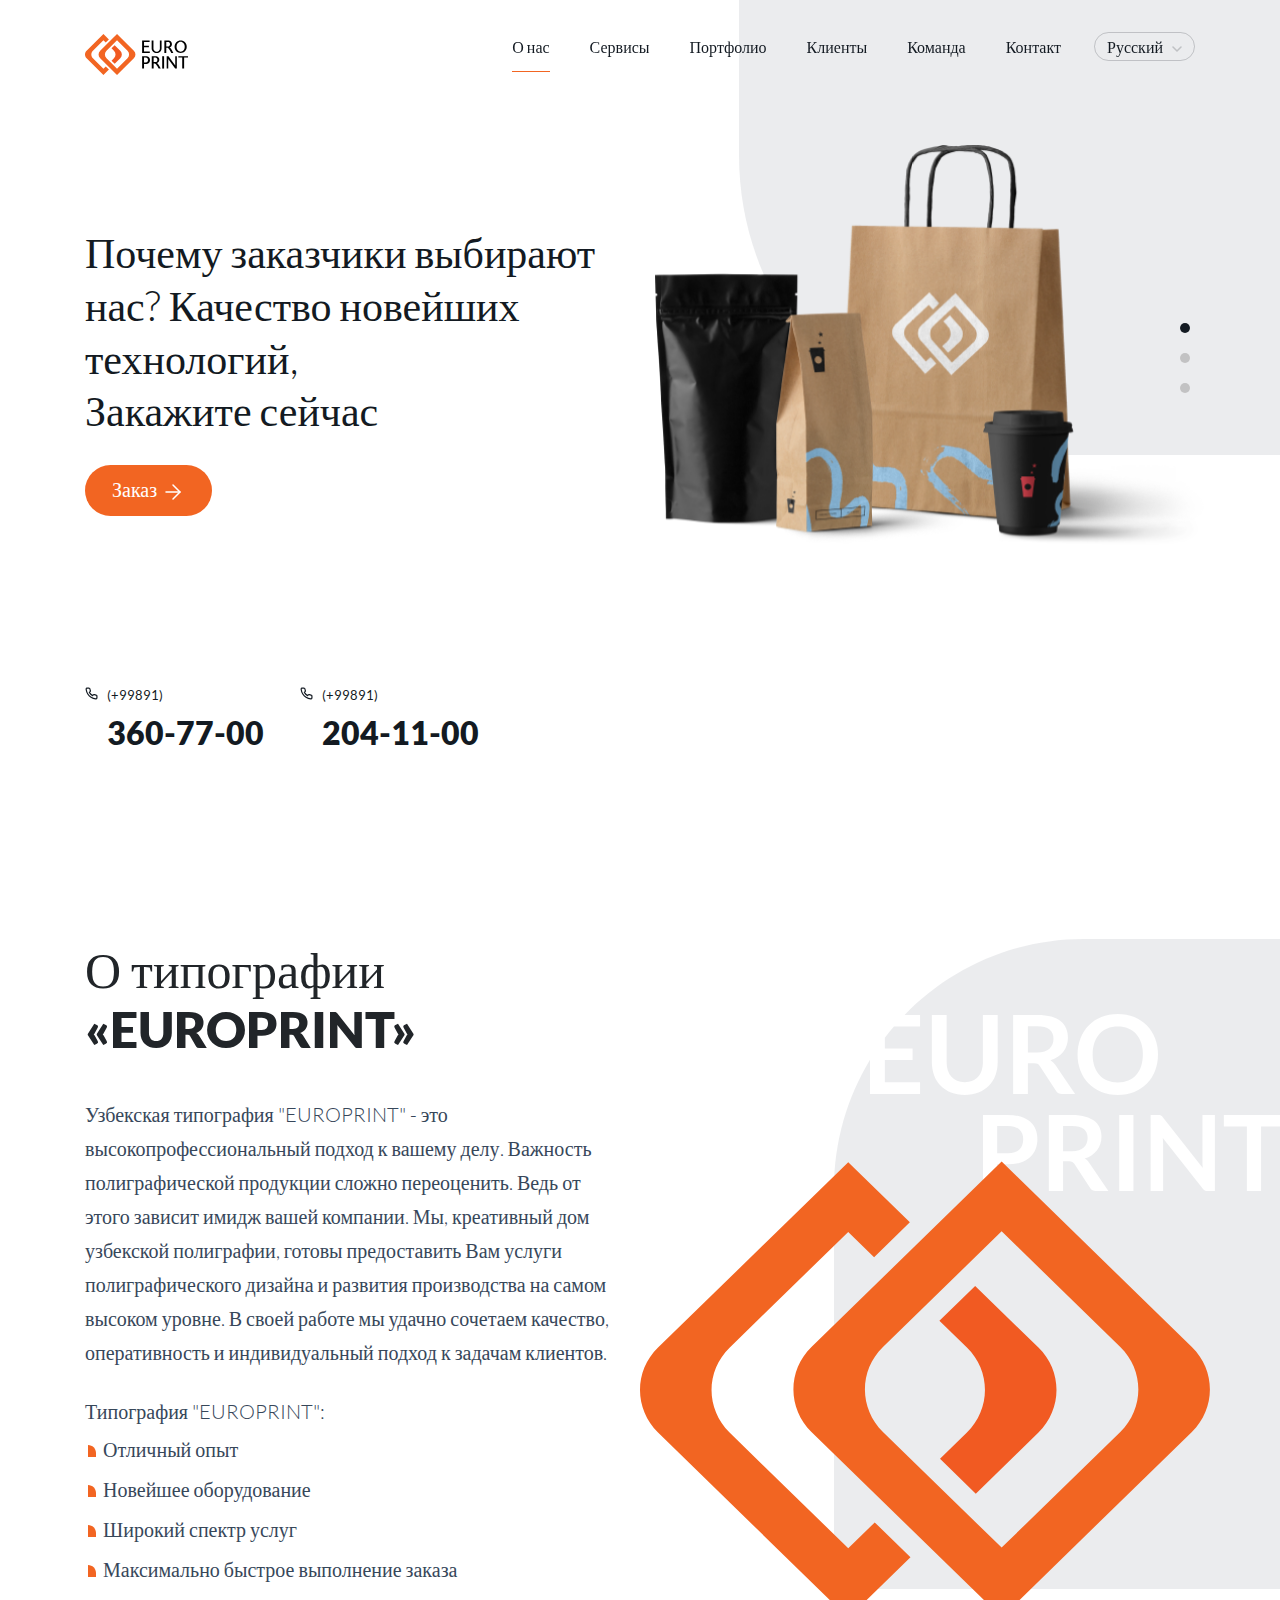
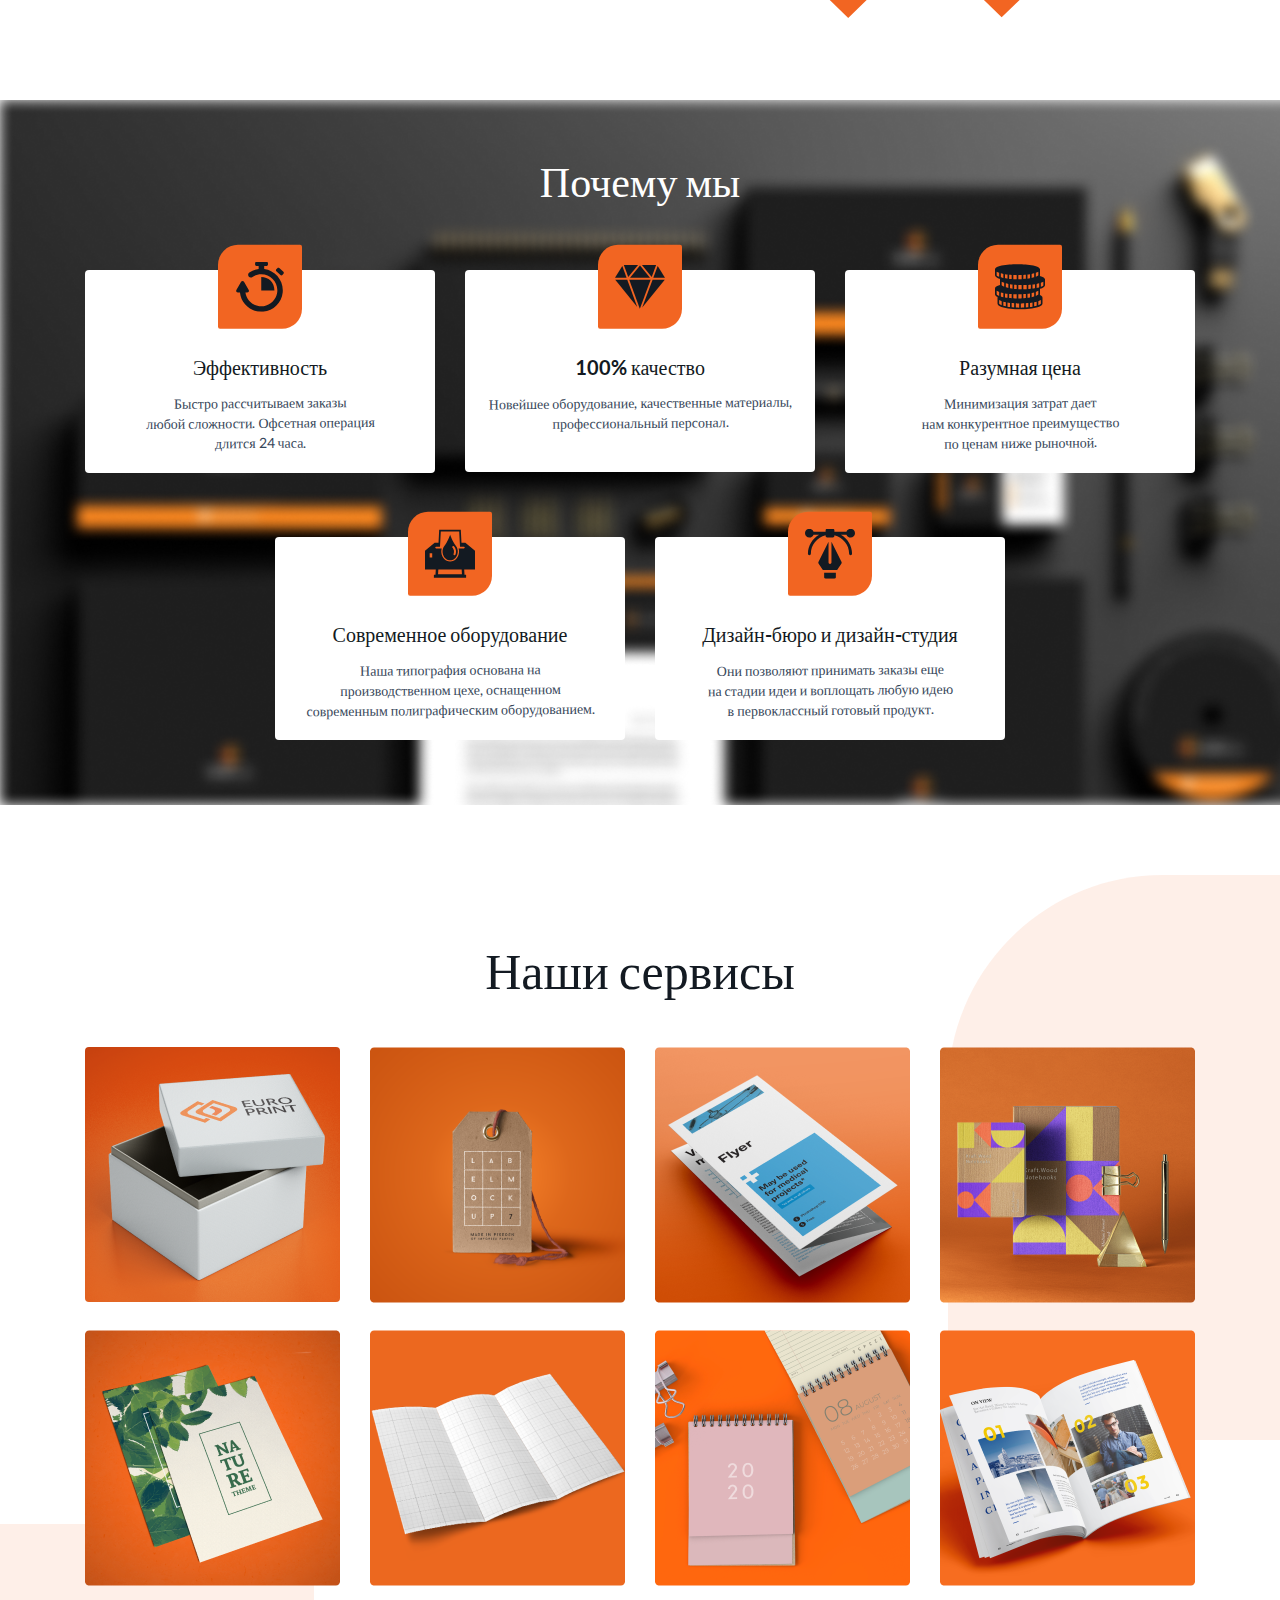
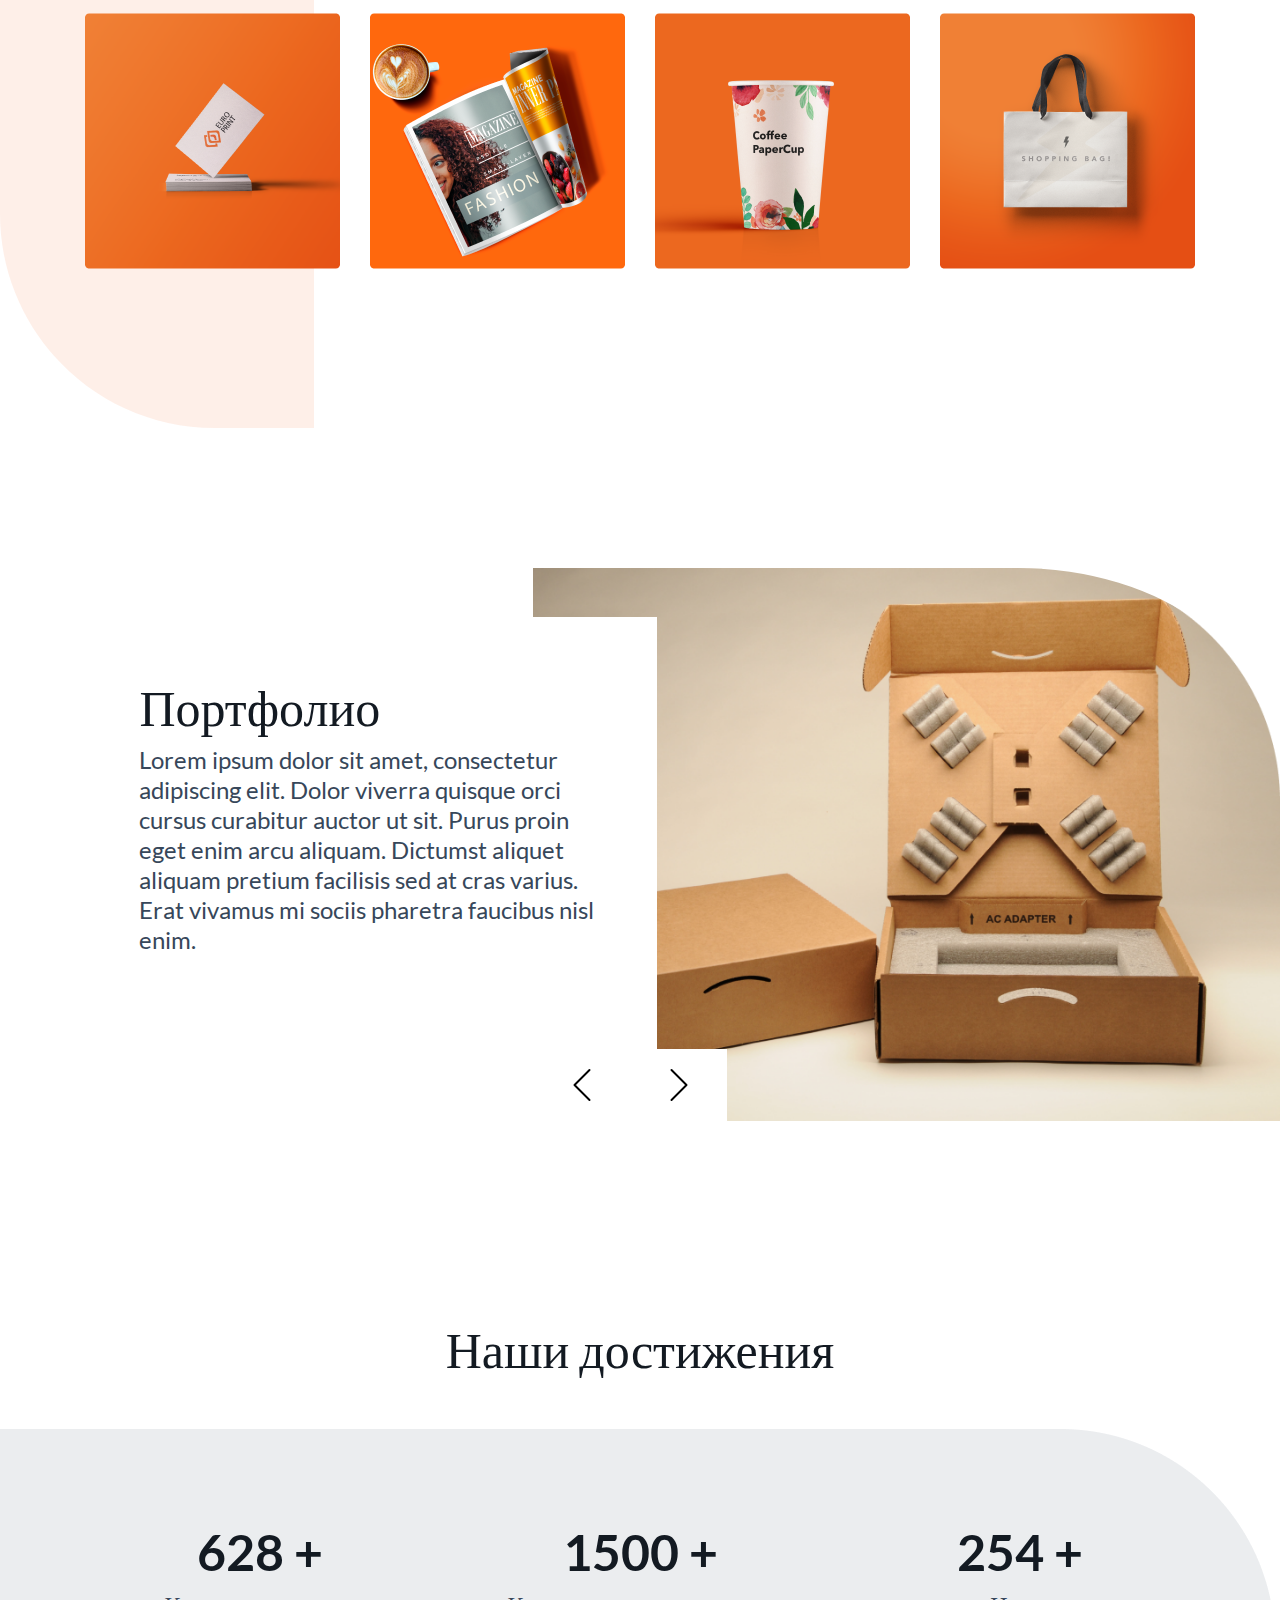
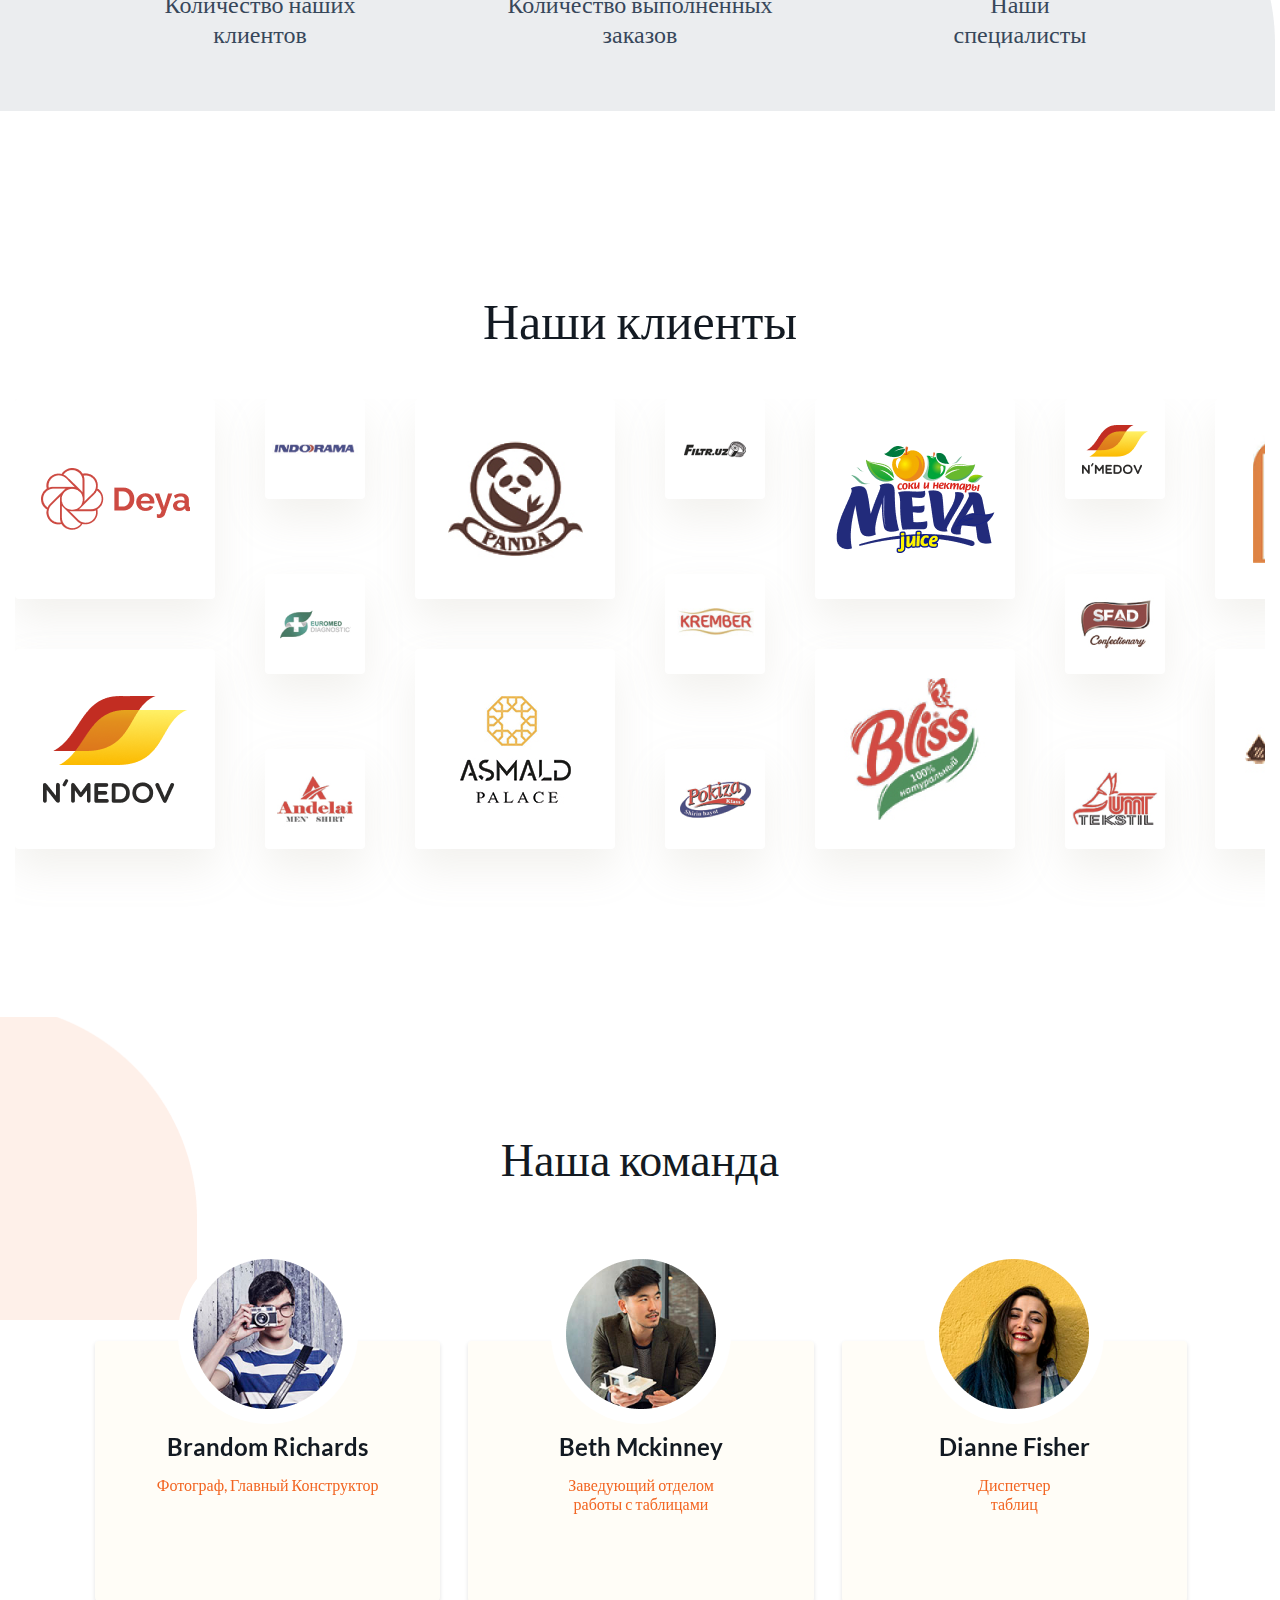
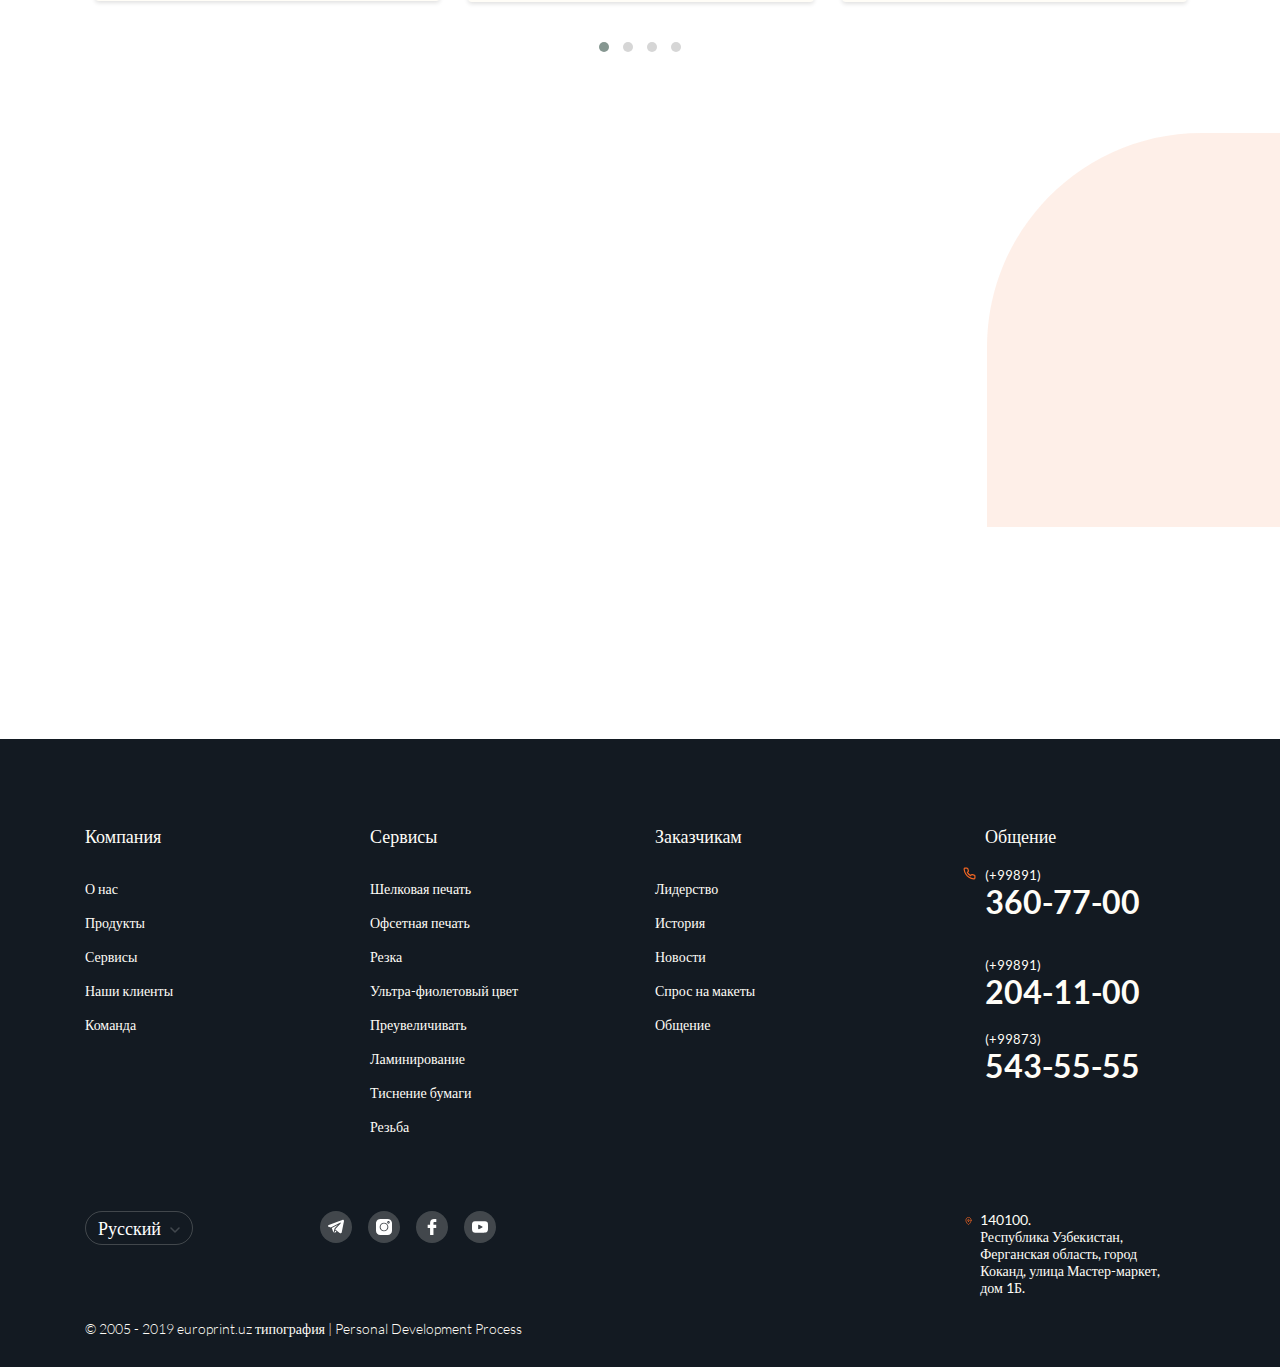
<file: Project Europrint/index-ru.html>
<!DOCTYPE html>
<html lang="en">
<head>
    <meta charset="UTF-8">
    <meta name="viewport" content="width=device-width,
    initial-scale=1, shrink-to-fit=no">
    <title>Europrint</title>
    <link rel="stylesheet" href="css/bootstrap.min.css">
    <link rel="stylesheet" href="style/index.css">
    <link rel="preconnect" href="https://fonts.gstatic.com">
    <link href="https://fonts.googleapis.com/css2?family=Lato&display=swap" rel="stylesheet">
    <link rel="stylesheet" href="owl-carousel/css/owl.carousel.css">
    <link rel="stylesheet" href="owl-carousel/css/owl.theme.default.css">


</head>
<body>

<header class="header-section sticky-top">
    <nav class="navbar navbar-expand-lg navbar-light sticky-top bg-light">
        <div class="container">
            <a class="navbar-brand" href="#">
                <img src="images/header/logo.svg" alt="logo">
            </a>
            <button class="navbar-toggler" type="button" data-toggle="collapse" data-target="#navbarTogglerDemo01"
                    aria-controls="navbarTogglerDemo01" aria-expanded="false" aria-label="Toggle navigation">
                <span class="navbar-toggler-icon"></span>
            </button>
            <div class="collapse navbar-collapse" id="navbarTogglerDemo01">

                <ul class="navbar-nav">
                    <li class="nav-item  active">
                        <a class="nav-link" href="#first">
                            О нас
                        </a>
                    </li>
                    <li class="nav-item">
                        <a class="nav-link" href="#second">
                            Сервисы
                        </a>
                    </li>
                    <li class="nav-item">
                        <a class="nav-link" href="#third">
                            Портфолио
                        </a>
                    </li>
                    <li class="nav-item">
                        <a class="nav-link" href="#four">
                            Клиенты
                        </a>
                    </li>
                    <li class="nav-item">
                        <a class="nav-link" href="#five">
                            Команда
                        </a>
                    </li>
                    <li class="nav-item">
                        <a class="nav-link" href="#six">
                            Контакт
                        </a>
                    </li>
                </ul>
                <div class="dropdown lang-dropdown">
                    <button class="btn btn-secondary dropdown-toggle" type="button" id="dropdownMenuButton"
                            data-toggle="dropdown" aria-haspopup="true" aria-expanded="false">
                        Русский
                        <span class="icon icon-chevron"></span>
                    </button>
                    <div class="dropdown-menu" aria-labelledby="dropdownMenuButton">
                        <a class="dropdown-item" href="index.html">
                            Uzbek
                        </a>
                        <a class="dropdown-item" href="index-en.html">English</a>
                    </div>
                </div>
            </div>
        </div>
    </nav>
</header>


<section class="about-company">
    <div class="container">
        <div class="row">
            <div class="col-lg-6">
                <p class="text1">Почему заказчики выбирают нас? Качество новейших технологий, <br> <b>Закажите
                    сейчас</b>
                </p>

                <button class="btn">
                    Заказ
                    <span class="icon icon-btn"></span>
                </button>

                <div class="d-flex">
                    <div class="call">
                        <span class="icon icon-call"></span>
                        <div class="call-number">(+99891)
                            <p>360-77-00</p></div>

                    </div>
                    <div class="call">
                        <span class="icon icon-call"></span>
                        <div class="call-number">(+99891)
                            <p>204-11-00</p></div>

                    </div>
                </div>
            </div>
            <div class="col-lg-6 col-right">
                <div id="carouselExampleIndicators" class="carousel slide" data-ride="carousel">
                    <ol class="carousel-indicators">
                        <li data-target="#carouselExampleIndicators" data-slide-to="0" class="active"></li>
                        <li data-target="#carouselExampleIndicators" data-slide-to="1"></li>
                        <li data-target="#carouselExampleIndicators" data-slide-to="2"></li>
                    </ol>
                    <div class="carousel-inner">
                        <div class="carousel-item active">
                            <img src="  images/sumka.png" class="d-block w-100" alt="...">
                        </div>
                        <div class="carousel-item">
                            <img src="  images/sumka.png" class="d-block w-100" alt="...">
                        </div>
                        <div class="carousel-item">
                            <img src="  images/sumka.png" class="d-block w-100" alt="...">
                        </div>
                    </div>
                </div>
            </div>
        </div>
    </div>

</section>

<section id="first" class="about-europrint">
    <div class="container">
        <div class="row">
            <div class="col-lg-6">
                <h3>
                    О типографии «EUROPRINT»
                </h3>
                <div class="text1">Узбекская типография "EUROPRINT" - это высокопрофессиональный подход к вашему делу.
                    Важность полиграфической продукции сложно переоценить. Ведь от этого зависит имидж вашей компании.
                    Мы, креативный дом узбекской полиграфии, готовы предоставить Вам услуги полиграфического дизайна
                    и развития производства на самом высоком уровне. В своей работе мы удачно сочетаем качество,
                    оперативность и индивидуальный подход к задачам клиентов.
                </div>
                <ol class="text1">Типография "EUROPRINT":
                    <li>Отличный опыт</li>
                    <li>Новейшее оборудование</li>
                    <li>Широкий спектр услуг</li>
                    <li>Максимально быстрое выполнение заказа</li>
                </ol>
            </div>
            <div class="col-lg-6">
                <img src="  images/header/grand-logo.svg" alt="logo">
            </div>
        </div>
    </div>
</section>

<section class="why-us">
    <div class="container">
        <div class="row">
            <div class="col-lg-6 offset-lg-3">
                <span>Почему мы</span>
            </div>
        </div>
        <div class="row">
            <div class="col-lg-4">
                <div class="card">
                    <div class="card-header">
                        <div class="picture">
                            <img src="images\vector-1.svg" alt="image/svg">
                        </div>
                    </div>
                    <div class="card-body">
                        <p class="title">Эффективность</p>
                        <p class="text">Быстро рассчитываем заказы <br> любой сложности. Офсетная операция <br> длится
                            24 часа.</p>
                    </div>
                </div>
            </div>
            <div class="col-lg-4">
                <div class="card">
                    <div class="card-header">
                        <div class="picture">
                            <img src="images\vector-2.svg" alt="image/svg">
                        </div>
                    </div>
                    <div class="card-body card-2">
                        <p class="title">100% качество</p>
                        <p class="text">Новейшее оборудование, качественные материалы, <br> профессиональный персонал.
                        </p>
                    </div>
                </div>
            </div>
            <div class="col-lg-4">
                <div class="card">
                    <div class="card-header">
                        <div class="picture">
                            <img src="images\vector-3.svg" alt="image/svg">
                        </div>
                    </div>
                    <div class="card-body">
                        <p class="title">Разумная цена</p>
                        <p class="text">Минимизация затрат дает <br> нам конкурентное преимущество <br> по ценам ниже
                            рыночной.</p>
                    </div>
                </div>
            </div>
        </div>
        <div class="row">
            <div class="col-lg-4 offset-lg-2">
                <div class="card">
                    <div class="card-header">
                        <div class="picture">
                            <img src="images\vector-4.svg" alt="image/svg">
                        </div>
                    </div>
                    <div class="card-body">
                        <p class="title">Современное оборудование</p>
                        <p class="text">Наша типография основана на <br> производственном цехе, оснащенном <br>
                            современным полиграфическим оборудованием.</p>
                    </div>
                </div>
            </div>
            <div class="col-lg-4">
                <div class="card">
                    <div class="card-header">
                        <div class="picture">
                            <img src="images\vector-5.svg" alt="image/svg">
                        </div>
                    </div>
                    <div class="card-body">
                        <p class="title">Дизайн-бюро и дизайн-студия</p>
                        <p class="text">Они позволяют принимать заказы еще <br> на стадии идеи и воплощать любую идею
                            <br> в первоклассный готовый продукт.</p>
                    </div>
                </div>
            </div>
        </div>
    </div>
</section>

<section id="second" class="types-of-service">
    <div class="bcg-img">
        <div class="container">
            <div class="row">
                <div class="col-lg-12">
                    <h3>Наши сервисы</h3>
                </div>
                <div class="col-lg-3 col-sm-6 col-md-4">
                    <div class="mainbox">
                        <img class="image-card" src="  images/Box_Mockup_OK_3 1.png" alt="Group-1">
                        <div class="text">
                            <div>
                                <p>Вафельная коробка</p>
                                <a href="#">
                                    <button class="btn">Заказ</button>
                                </a>
                            </div>
                        </div>
                    </div>
                </div>
                <div class="col-lg-3 col-sm-6 col-md-4">
                    <div class="mainbox">
                        <img class="image-card" src="  images/Mask Group.png" alt="Group-1">
                        <div class="text">
                            <div>
                                <p>Бренд Беджик</p>
                                <a href="#">
                                    <button class="btn">Заказ</button>
                                </a>
                            </div>
                        </div>
                    </div>
                </div>
                <div class="col-lg-3 col-sm-6 col-md-4">
                    <div class="mainbox">
                        <img class="image-card" src="  images/Mask Group (1).png" alt="Group-1">
                        <div class="text">
                            <div>
                                <p>Бренд Флаер</p>
                                <a href="#">
                                    <button class="btn">Заказ</button>
                                </a>
                            </div>
                        </div>
                    </div>
                </div>
                <div class="col-lg-3 col-sm-6 col-md-4">
                    <div class="mainbox">
                        <img class="image-card" src="  images/Mask Group (2).png" alt="Group-1">
                        <div class="text">
                            <div>
                                <p>Бренд Блокнот</p>
                                <a href="#">
                                    <button class="btn">Заказ</button>
                                </a>
                            </div>
                        </div>
                    </div>
                </div>
                <div class="col-lg-3 col-sm-6 col-md-4">
                    <div class="mainbox">
                        <img class="image-card" src="  images/Mask Group (3).png" alt="Group-1">
                        <div class="text">
                            <div>
                                <p>Бренд Природа</p>
                                <a href="#">
                                    <button class="btn">Заказ</button>
                                </a>
                            </div>
                        </div>
                    </div>
                </div>
                <div class="col-lg-3 col-sm-6 col-md-4">
                    <div class="mainbox">
                        <img class="image-card" src="  images/Mask Group (4).png" alt="Group-1">
                        <div class="text">
                            <div>
                                <p>Бренд Бумага</p>
                                <a href="#">
                                    <button class="btn">Заказ</button>
                                </a>
                            </div>
                        </div>
                    </div>
                </div>
                <div class="col-lg-3 col-sm-6 col-md-4">
                    <div class="mainbox">
                        <img class="image-card" src="  images/Mask Group (5).png" alt="Group-1">
                        <div class="text">
                            <div>
                                <p>Бренд Календарь</p>
                                <a href="#">
                                    <button class="btn">Заказ</button>
                                </a>
                            </div>
                        </div>
                    </div>
                </div>
                <div class="col-lg-3 col-sm-6 col-md-4">
                    <div class="mainbox">
                        <img class="image-card" src="  images/Mask Group (6).png" alt="Group-1">
                        <div class="text">
                            <div>
                                <p>Бренд Книга</p>
                                <a href="#">
                                    <button class="btn">Заказ</button>
                                </a>
                            </div>
                        </div>
                    </div>
                </div>
                <div class="col-lg-3 col-sm-6 col-md-4">
                    <div class="mainbox">
                        <img class="image-card" src="  images/Mask Group (7).png" alt="Group-1">
                        <div class="text">
                            <div>
                                <p>Бренд Этикет</p>
                                <a href="#">
                                    <button class="btn">Заказ</button>
                                </a>
                            </div>
                        </div>
                    </div>
                </div>
                <div class="col-lg-3 col-sm-6 col-md-4">
                    <div class="mainbox">
                        <img class="image-card" src="  images/Mask Group (8).png" alt="Group-1">
                        <div class="text">
                            <div>
                                <p>Бренд Журнал</p>
                                <a href="#">
                                    <button class="btn">Заказ</button>
                                </a></div>
                        </div>
                    </div>
                </div>
                <div class="col-lg-3 col-sm-6 col-md-4">
                    <div class="mainbox">
                        <img class="image-card" src="  images/Mask Group (9).png" alt="Group-1">
                        <div class="text">
                            <div>
                                <p>Бренд Чашка</p>
                                <a href="#">
                                    <button class="btn">Заказ</button>
                                </a>
                            </div>
                        </div>
                    </div>
                </div>
                <div class="col-lg-3 col-sm-6 col-md-4">
                    <div class="mainbox">
                        <img class="image-card" src="  images/Mask Group (10).png" alt="Group-1">
                        <div class="text">
                            <div>
                                <p>Бренд Сумка</p>
                                <a href="#">
                                    <button class="btn">Заказ</button>
                                </a></div>
                        </div>
                    </div>
                </div>
            </div>
        </div>
    </div>
</section>

<section id="third" class="portfolio">
    <div class="container-fluid">
        <div class="row">
            <div class="col-lg-5">
                <div class="first-line">

                    <h3>
                        Портфолио
                    </h3>
                    <p>Lorem ipsum dolor sit amet, consectetur adipiscing elit.
                        Dolor viverra quisque orci cursus curabitur auctor ut sit.
                        Purus proin eget enim arcu aliquam. Dictumst aliquet
                        aliquam pretium facilisis sed at cras varius. Erat vivamus
                        mi sociis pharetra faucibus nisl enim.</p>
                </div>

            </div>
            <div class="col-lg-7">
                <div class="my-carousel">
                    <div id="carouselExampleInterval" class="carousel slide "
                         data-ride="carousel">
                        <div class="carousel-inner">
                            <div class="carousel-item active">
                                <img src="images/Mask%20G.png" alt="Mask">

                            </div>
                            <div class="carousel-item">
                                <img src="images/Mask%20G.png" alt="Mask">

                            </div>
                            <div class="carousel-item">
                                <img src="images/Mask%20G.png" alt="Mask">

                            </div>
                            <div class="carousel-icon">
                                <a class="carousel-control-prev" href="#carouselExampleInterval" role="button"
                                   data-slide="prev">
                                    <img src="images/chevron-left (1).svg" alt="charset">
                                </a>
                                <a class="carousel-control-next" href="#carouselExampleInterval" role="button"
                                   data-slide="next">
                                    <img src="images/chevron-left.svg" alt="chevron-left">
                                </a>
                            </div>
                        </div>
                    </div>
                </div>
            </div>
        </div>
    </div>
</section>


<section class="our-echivements-section">
    <div class="container-fluid">
        <h3>Наши достижения</h3>
        <div class="bgimage">
            <div class="container">
                <div class="row">
                    <div class="col-lg-4 ">
                        <div class="card">
                            <div class="card-header">
                                <span class="counter">628</span>
                                <span>+</span>
                            </div>
                            <div class="card-body">
                                <span class="col-text-info">Количество наших <br> клиентов</span>
                            </div>
                        </div>
                    </div>
                    <div class="col-lg-4">
                        <div class="card">
                            <div class="card-header">
                                <span class="counter">1500</span>
                                <span>+</span>
                            </div>
                            <div class="card-body">
                                <span class="col-text-info">Количество выполненных <br> заказов</span>
                            </div>
                        </div>
                    </div>
                    <div class="col-lg-4">
                        <div class="card">
                            <div class="card-header">
                                <span class="counter">254</span>
                                <span>+</span>
                            </div>
                            <div class="card-body">
                                <span class="col-text-info">Наши <br> специалисты</span>
                            </div>
                        </div>
                    </div>
                </div>
            </div>
        </div>
    </div>
</section>

<section id="four" class="our-clients-section">
    <div class="container-fluid">
        <h3 class="text-center">Наши клиенты</h3>

        <div class="slide">
            <div class="animation-block">
                <div class="d-flex">
                    <div class="block-1">
                        <div class="jumbotron">
                            <img src="images/animation/deya.png" alt="deya">
                        </div>
                        <div class="jumbotron"><img src="images/animation/Nmedov.png"
                                                    alt="nmedov"></div>
                    </div>
                    <div class="block-2">
                        <div class="jumbotron"><img src="images/animation/indorama.png"
                                                    alt="indorama"></div>
                        <div class="jumbotron"><img src="images/animation/euromed.png"
                                                    alt="euromed"></div>
                        <div class="jumbotron"><img src="images/animation/andelai.png"
                                                    alt="andelai"></div>
                    </div>
                    <div class="block-1">
                        <div class="jumbotron">
                            <img src="images/animation/panda.png" alt="panda">
                        </div>
                        <div class="jumbotron"><img src="images/animation/asmald.png"
                                                    alt="asmald"></div>
                    </div>
                    <div class="block-2">
                        <div class="jumbotron"><img src="images/animation/filtruz.png"
                                                    alt="filtruz"></div>
                        <div class="jumbotron"><img src="images/animation/krember.png"
                                                    alt="krember"></div>
                        <div class="jumbotron"><img src="images/animation/pokiza.png"
                                                    alt="pokiza"></div>
                    </div>
                    <div class="block-1">
                        <div class="jumbotron">
                            <img src="images/animation/meva.png" alt="meva">
                        </div>
                        <div class="jumbotron"><img src="images/animation/bliss.png" alt="bliss">
                        </div>
                    </div>
                    <div class="block-2">
                        <div class="jumbotron"><img src="images/animation/nmedov2.png"
                                                    alt="nmedov"></div>
                        <div class="jumbotron"><img src="images/animation/sfad.png" alt="sfad">
                        </div>
                        <div class="jumbotron"><img src="images/animation/textil.png"
                                                    alt="tekstil"></div>
                    </div>
                    <div class="block-1">
                        <div class="jumbotron">
                            <img src="images/animation/nur.png" alt="nur">
                        </div>
                        <div class="jumbotron"><img src="images/animation/zebuzar.png"
                                                    alt="zebuzar"></div>
                    </div>
                    <div class="block-1">
                        <div class="jumbotron">
                            <img src="images/animation/deya.png" alt="deya">
                        </div>
                        <div class="jumbotron"><img src="images/animation/Nmedov.png"
                                                    alt="nmedov"></div>
                    </div>
                    <div class="block-2">
                        <div class="jumbotron"><img src="images/animation/filtruz.png"
                                                    alt="filtruz"></div>
                        <div class="jumbotron"><img src="images/animation/krember.png"
                                                    alt="krember"></div>
                        <div class="jumbotron"><img src="images/animation/pokiza.png"
                                                    alt="pokiza"></div>
                    </div>
                    <div class="block-1">
                        <div class="jumbotron">
                            <img src="images/animation/meva.png" alt="meva">
                        </div>
                        <div class="jumbotron"><img src="images/animation/bliss.png" alt="bliss">
                        </div>
                    </div>
                    <div class="block-2">
                        <div class="jumbotron"><img src="  images/animation/nmedov2.png"
                                                    alt="nmedov"></div>
                        <div class="jumbotron"><img src="  images/animation/sfad.png" alt="sfad">
                        </div>
                        <div class="jumbotron"><img src="  images/animation/textil.png"
                                                    alt="tekstil"></div>
                    </div>
                    <div class="block-1">
                        <div class="jumbotron">
                            <img src="  images/animation/nur.png" alt="nur">
                        </div>
                        <div class="jumbotron"><img src="  images/animation/zebuzar.png"
                                                    alt="zebuzar"></div>
                    </div>
                    <div class="block-1">
                        <div class="jumbotron">
                            <img src="  images/animation/deya.png" alt="deya">
                        </div>
                        <div class="jumbotron"><img src="  images/animation/Nmedov.png"
                                                    alt="nmedov"></div>
                    </div>
                    <div class="block-2">
                        <div class="jumbotron"><img src="  images/animation/indorama.png"
                                                    alt="indorama"></div>
                        <div class="jumbotron"><img src="  images/animation/euromed.png"
                                                    alt="euromed"></div>
                        <div class="jumbotron"><img src="  images/animation/andelai.png"
                                                    alt="andelai"></div>
                    </div>
                    <div class="block-1">
                        <div class="jumbotron">
                            <img src="  images/animation/panda.png" alt="panda">
                        </div>
                        <div class="jumbotron"><img src="  images/animation/asmald.png"
                                                    alt="asmald"></div>
                    </div>
                    <div class="block-2">
                        <div class="jumbotron"><img src="  images/animation/filtruz.png"
                                                    alt="filtruz"></div>
                        <div class="jumbotron"><img src="  images/animation/krember.png"
                                                    alt="krember"></div>
                        <div class="jumbotron"><img src="  images/animation/pokiza.png"
                                                    alt="pokiza"></div>
                    </div>
                    <div class="block-1">
                        <div class="jumbotron">
                            <img src="  images/animation/meva.png" alt="meva">
                        </div>
                        <div class="jumbotron"><img src="  images/animation/bliss.png" alt="bliss">
                        </div>
                    </div>
                    <div class="block-2">
                        <div class="jumbotron"><img src="  images/animation/nmedov2.png"
                                                    alt="nmedov"></div>
                        <div class="jumbotron"><img src="  images/animation/sfad.png" alt="sfad">
                        </div>
                        <div class="jumbotron"><img src="  images/animation/textil.png"
                                                    alt="tekstil"></div>
                    </div>
                    <div class="block-1">
                        <div class="jumbotron">
                            <img src="  images/animation/nur.png" alt="nur">
                        </div>
                        <div class="jumbotron"><img src="  images/animation/zebuzar.png"
                                                    alt="zebuzar"></div>
                    </div>
                    <div class="block-1">
                        <div class="jumbotron">
                            <img src="  images/animation/meva.png" alt="meva">
                        </div>
                        <div class="jumbotron"><img src="  images/animation/bliss.png" alt="bliss">
                        </div>
                    </div>
                    <div class="block-2">
                        <div class="jumbotron"><img src="  images/animation/nmedov2.png"
                                                    alt="nmedov"></div>
                        <div class="jumbotron"><img src="  images/animation/sfad.png" alt="sfad">
                        </div>
                        <div class="jumbotron"><img src="  images/animation/textil.png"
                                                    alt="tekstil"></div>
                    </div>
                    <div class="block-1">
                        <div class="jumbotron">
                            <img src="  images/animation/nur.png" alt="nur">
                        </div>
                        <div class="jumbotron"><img src="  images/animation/zebuzar.png"
                                                    alt="zebuzar"></div>
                    </div>
                    <div class="block-1">
                        <div class="jumbotron">
                            <img src="  images/animation/deya.png" alt="deya">
                        </div>
                        <div class="jumbotron"><img src="  images/animation/Nmedov.png"
                                                    alt="nmedov"></div>
                    </div>
                    <div class="block-2">
                        <div class="jumbotron"><img src="  images/animation/indorama.png"
                                                    alt="indorama"></div>
                        <div class="jumbotron"><img src="  images/animation/euromed.png"
                                                    alt="euromed"></div>
                        <div class="jumbotron"><img src="  images/animation/andelai.png"
                                                    alt="andelai"></div>
                    </div>
                    <div class="block-1">
                        <div class="jumbotron">
                            <img src="  images/animation/panda.png" alt="panda">
                        </div>
                        <div class="jumbotron"><img src="  images/animation/asmald.png"
                                                    alt="asmald"></div>
                    </div>
                    <div class="block-2">
                        <div class="jumbotron"><img src="  images/animation/filtruz.png"
                                                    alt="filtruz"></div>
                        <div class="jumbotron"><img src="  images/animation/krember.png"
                                                    alt="krember"></div>
                        <div class="jumbotron"><img src="  images/animation/pokiza.png"
                                                    alt="pokiza"></div>
                    </div>
                    <div class="block-1">
                        <div class="jumbotron">
                            <img src="  images/animation/meva.png" alt="meva">
                        </div>
                        <div class="jumbotron"><img src="  images/animation/bliss.png" alt="bliss">
                        </div>
                    </div>
                    <div class="block-2">
                        <div class="jumbotron"><img src="  images/animation/nmedov2.png"
                                                    alt="nmedov"></div>
                        <div class="jumbotron"><img src="  images/animation/sfad.png" alt="sfad">
                        </div>
                        <div class="jumbotron"><img src="  images/animation/textil.png"
                                                    alt="tekstil"></div>
                    </div>
                    <div class="block-1">
                        <div class="jumbotron">
                            <img src="  images/animation/nur.png" alt="nur">
                        </div>
                        <div class="jumbotron"><img src="  images/animation/zebuzar.png"
                                                    alt="zebuzar"></div>
                    </div>
                    <div class="block-1">
                        <div class="jumbotron">
                            <img src="  images/animation/deya.png" alt="deya">
                        </div>
                        <div class="jumbotron"><img src="  images/animation/Nmedov.png"
                                                    alt="nmedov"></div>
                    </div>
                    <div class="block-2">
                        <div class="jumbotron"><img src="  images/animation/indorama.png"
                                                    alt="indorama"></div>
                        <div class="jumbotron"><img src="  images/animation/euromed.png"
                                                    alt="euromed"></div>
                        <div class="jumbotron"><img src="  images/animation/andelai.png"
                                                    alt="andelai"></div>
                    </div>
                    <div class="block-1">
                        <div class="jumbotron">
                            <img src="  images/animation/panda.png" alt="panda">
                        </div>
                        <div class="jumbotron"><img src="  images/animation/asmald.png"
                                                    alt="asmald"></div>
                    </div>
                    <div class="block-2">
                        <div class="jumbotron"><img src="  images/animation/filtruz.png"
                                                    alt="filtruz"></div>
                        <div class="jumbotron"><img src=" images/animation/krember.png"
                                                    alt="krember"></div>
                        <div class="jumbotron"><img src=" images/animation/pokiza.png"
                                                    alt="pokiza"></div>
                    </div>
                    <div class="block-1">
                        <div class="jumbotron">
                            <img src="  images/animation/meva.png" alt="meva">
                        </div>
                        <div class="jumbotron"><img src="  images/animation/bliss.png" alt="bliss">
                        </div>
                    </div>
                    <div class="block-2">
                        <div class="jumbotron"><img src="  images/animation/nmedov2.png"
                                                    alt="nmedov"></div>
                        <div class="jumbotron"><img src="  images/animation/sfad.png" alt="sfad">
                        </div>
                        <div class="jumbotron"><img src="  images/animation/textil.png"
                                                    alt="tekstil"></div>
                    </div>
                    <div class="block-1">
                        <div class="jumbotron">
                            <img src="  images/animation/nur.png" alt="nur">
                        </div>
                        <div class="jumbotron"><img src="  images/animation/zebuzar.png"
                                                    alt="zebuzar"></div>
                    </div>


                </div>
            </div>
        </div>
    </div>
</section>

<section id="five" class="our-team">
    <div class="container">
        <div class="row">
            <div class="col-lg-4 offset-lg-4">
                <span>Наша команда</span>
            </div>
        </div>
        <div class="owl-carousel owl-theme">
            <div class="item">
                <div class="card">
                    <div class="card-header">
                        <img src="images\boy-1.png" alt="image/png">
                    </div>
                    <div class="card-body card1">
                        <span>Brandom Richards</span>
                        <p>Фотограф, Главный Конструктор</p>
                    </div>
                </div>
            </div>
            <div class="item">
                <div class="card">
                    <div class="card-header">
                        <img src="images\boy-2.png" alt="image/png">
                    </div>
                    <div class="card-body">
                        <span>Beth Mckinney</span>
                        <p>Заведующий отделом <br> работы с таблицами</p>
                    </div>
                </div>
            </div>
            <div class="item">
                <div class="card">
                    <div class="card-header">
                        <img src="images\girl.png" alt="image/png">
                    </div>
                    <div class="card-body">
                        <span>Dianne Fisher</span>
                        <p>Диспетчер <br> таблиц</p>
                    </div>
                </div>
            </div>
            <div class="item">
                <div class="card">
                    <div class="card-header">
                        <img src="images\boy-1.png" alt="image/png">
                    </div>
                    <div class="card-body card1">
                        <span>Brandom Richards</span>
                        <p>Фотограф, Главный Конструктор</p>
                    </div>
                </div>
            </div>
            <div class="item">
                <div class="card">
                    <div class="card-header">
                        <img src="images\boy-2.png" alt="image/png">
                    </div>
                    <div class="card-body">
                        <span>Beth Mckinney</span>
                        <p>Заведующий отделом <br> работы с таблицами</p>
                    </div>
                </div>
            </div>
            <div class="item">
                <div class="card">
                    <div class="card-header">
                        <img src="images\girl.png" alt="image/png">
                    </div>
                    <div class="card-body">
                        <span>Dianne Fisher</span>
                        <p>Диспетчер <br> таблиц</p>
                    </div>
                </div>
            </div>
            <div class="item">
                <div class="card">
                    <div class="card-header">
                        <img src="images\boy-1.png" alt="image/png">
                    </div>
                    <div class="card-body card1">
                        <span>Brandom Richards</span>
                        <p>Фотограф, Главный Конструктор</p>
                    </div>
                </div>
            </div>
            <div class="item">
                <div class="card">
                    <div class="card-header">
                        <img src="images\boy-2.png" alt="image/png">
                    </div>
                    <div class="card-body">
                        <span>Beth Mckinney</span>
                        <p>Заведующий отделом <br> работы с таблицами</p>
                    </div>
                </div>
            </div>
            <div class="item">
                <div class="card">
                    <div class="card-header">
                        <img src="images\girl.png" alt="image/png">
                    </div>
                    <div class="card-body">
                        <span>Dianne Fisher</span>
                        <p>Диспетчер <br> таблиц</p>
                    </div>
                </div>
            </div>
            <div class="item">
                <div class="card">
                    <div class="card-header">
                        <img src="images\boy-1.png" alt="image/png">
                    </div>
                    <div class="card-body card1">
                        <span>Brandom Richards</span>
                        <p>Фотограф, Главный Конструктор</p>
                    </div>
                </div>
            </div>
            <div class="item">
                <div class="card">
                    <div class="card-header">
                        <img src="images\boy-2.png" alt="image/png">
                    </div>
                    <div class="card-body">
                        <span>Beth Mckinney</span>
                        <p>Заведующий отделом <br> работы с таблицами</p>
                    </div>
                </div>
            </div>
            <div class="item">
                <div class="card">
                    <div class="card-header">
                        <img src="images\girl.png" alt="image/png">
                    </div>
                    <div class="card-body">
                        <span>Dianne Fisher</span>
                        <p>Диспетчер <br> таблиц</p>
                    </div>
                </div>
            </div>

        </div>
    </div>
</section>

<section class="map-section">
    <div class="container-fluid">
        <div class="row">
            <div class="col-lg-8">
                <div class="map-block">
                    <iframe src="https://www.google.com/maps/embed?pb=!1m18!1m12!1m3!1d1498.1571943327747!2d69.24138900715802!3d41.32377649844215!2m3!1f0!2f0!3f0!3m2!1i1024!2i768!4f13.1!3m3!1m2!1s0x38ae8bb7a0ebbae3%3A0xf9e01b5d45fc68cd!2sPersonal%20Development%20Process%20-%20pdpuz!5e0!3m2!1sen!2s!4v1608021550838!5m2!1sen!2s"
                            width="100%" height="500" frameborder="0" style="border:0;" allowfullscreen=""
                            aria-hidden="false" tabindex="0"></iframe>
                </div>
            </div>
        </div>
    </div>

</section>


<footer id="six" class="footer-section">
    <div class="container">
        <div class="row">
            <div class="col-lg-3 col-sm-6 col-md-4">
                <ul><h4>Компания</h4>
                    <li>
                        <a href="#">
                            О нас
                        </a>
                    </li>
                    <li>
                        <a href="#">
                            Продукты
                        </a>
                    </li>

                    <li>
                        <a href="#">
                            Сервисы
                        </a>
                    </li>
                    <li>
                        <a href="#">
                            Наши клиенты
                        </a>
                    </li>
                    <li>
                        <a href="#">
                            Команда
                        </a>
                    </li>
                </ul>
            </div>
            <div class="col-lg-3 col-sm-6 col-md-4">
                <ul><h4>Сервисы</h4>
                    <li>
                        <a href="#">
                            Шелковая печать
                        </a>
                    </li>
                    <li>
                        <a href="#">
                            Офсетная печать
                        </a>
                    </li>

                    <li>
                        <a href="#">
                            Резка
                        </a>
                    </li>
                    <li>
                        <a href="#">
                            Ультра-фиолетовый цвет
                        </a>
                    </li>
                    <li>
                        <a href="#">
                            Преувеличивать
                        </a>
                    </li>
                    <li>
                        <a href="#">
                            Ламинирование
                        </a>
                    </li>
                    <li>
                        <a href="#">
                            Тиснение бумаги
                        </a>
                    </li>
                    <li>
                        <a href="#">
                            Резьба
                        </a>
                    </li>
                </ul>
            </div>
            <div class="col-lg-3 col-sm-6 col-md-4">
                <ul><h4>Заказчикам</h4>
                    <li>
                        <a href="#">
                            Лидерство
                        </a>
                    </li>
                    <li>
                        <a href="#">
                            История
                        </a>
                    </li>

                    <li>
                        <a href="#">
                            Новости
                        </a>
                    </li>
                    <li>
                        <a href="#">
                            Спрос на макеты
                        </a>
                    </li>
                    <li>
                        <a href="#">
                            Общение
                        </a>
                    </li>
                </ul>
            </div>
            <div class="col-lg-3 col-sm-6 col-md-4 block-right">
                <h4>Общение</h4>
                <div class="call d-flex">
                    <span class="icon icon-call2"></span>
                    <div class="call-number">(+99891)
                        <p>360-77-00</p>
                    </div>

                </div>
                <div class="call">
                    <div class="call-number">(+99891)
                        <p>204-11-00</p>
                    </div>

                </div>
                <div class="call">
                    <div class="call-number">(+99873)
                        <p>543-55-55</p>
                    </div>

                </div>
            </div>
            <div class="row social-media">
                <div class="col-lg-2">
                    <div class="dropdown lang-dropdown">
                        <button class="btn btn-secondary dropdown-toggle" type="button" id="dropdownMenuButton2"
                                data-toggle="dropdown" aria-haspopup="true" aria-expanded="false">
                            Русский
                            <span class="icon icon-chevron"></span>
                        </button>
                        <div class="dropdown-menu" aria-labelledby="dropdownMenuButton2">
                            <a class="dropdown-item" href="index-uz.html">
                                Uzbek
                            </a>
                            <a class="dropdown-item" href="index-en.html">English</a>
                        </div>
                    </div>
                </div>
                <div class="col-lg-7">
                    <div class="d-flex">
                        <div class="social-network bg-color">
                            <span class="icon icon-telegram"></span>
                        </div>
                        <div class="social-network">
                            <span class="icon icon-instagram"></span>
                        </div>
                        <div class="social-network">
                            <span class="icon icon-facebook"></span>
                        </div>
                        <div class="social-network">
                            <span class="icon icon-youtube"></span>
                        </div>
                    </div>
                </div>
                <div class="col-lg-3">
                    <div class="d-flex">
                        <span class="icon icon-location"></span>
                        140100. <br>
                        Республика Узбекистан, Ферганская область,
                        город Коканд, улица Мастер-маркет, дом 1Б.
                    </div>
                </div>
                <div class="col-lg-8">
                    © 2005 - 2019 europrint.uz типография | Personal Development Process
                </div>
            </div>
        </div>
    </div>
</footer>

<a class="gotopbtn" href="#"><span class="icon icon-chevron-up"></span></a>

<script src="https://code.jquery.com/jquery-3.5.1.js"></script>
<script type="text/javascript">
    $(document).on('click', '.navbar .collapse .nav-item', function (){
        $(this).addClass('active').siblings().removeClass('active')
    });
</script>

</body>

<script src="js/jquery-3.3.1.slim.min.js"></script>
<script src="js/popper.min.js"></script>
<script src="js/bootstrap.min.js"></script>
<script src="owl-carousel\js\owl.carousel.js"></script>
<script src="owl-carousel\js\owl.carousel.min.js"></script>
<script src="js/jquery.counterup.min.js"></script>
<script src="js/jquery.waypoints.min.js"></script>

<script>
    jQuery(document).ready(function () {
        $('.counter').counterUp({
            delay: 40,
            time: 1000
        });
    });
</script>

<script>
    $('.owl-carousel').owlCarousel({
        loop: true,
        margin: 10,
        nav: false,
        responsive: {
            0: {
                items: 1
            },
            600: {
                items: 2
            },
            1000: {
                items: 3
            }
        }
    })
</script>

<script>
    $(document).ready(function () {

        var checkScrollBar = function () {
            $('.header-section').css({
                backgroundColor: $(this).scrollTop() > 1 ?
                    '#FFFFFF' : 'transparent',
                paddingTop: $(this).scrollTop() > 40 ?
                    '5px' : '32px',
                paddingBottom: $(this).scrollTop() > 40 ?
                    '5px' : '0'
            })
        }
        $(window).on('load resize scroll', checkScrollBar)
    });
</script>
<script>
    $(document).ready(function () {

        var checkScrollBar = function () {
            $('.gotopbtn').css({
                display: $(this).scrollTop() > 400 ?
                    'block' : 'none'

            })
        }
        $(window).on('load resize scroll', checkScrollBar)
    });
</script>


</html>
</file>
<file: Project Europrint/style/index.css>
@font-face {
  font-family: "Lato-Black";
  src: url("../fonts/Lato-Black.ttf") format("opentype");
  font-display: swap;
}
@font-face {
  font-family: "Lato-BlackItalic";
  src: url("../fonts/Lato-BlackItalic.ttf") format("opentype");
  font-display: swap;
}
@font-face {
  font-family: "Lato-Bold";
  src: url("../fonts/Lato-Bold.ttf") format("opentype");
  font-display: swap;
}
@font-face {
  font-family: "Lato-BoldItalic";
  src: url("../fonts/Lato-BoldItalic.ttf") format("opentype");
  font-display: swap;
}
@font-face {
  font-family: "Lato-Light";
  src: url("../fonts/Lato-Light.ttf") format("opentype");
  font-display: swap;
}
@font-face {
  font-family: "Lato-LightItalic";
  src: url("../fonts/Lato-LightItalic.ttf") format("opentype");
  font-display: swap;
}
@font-face {
  font-family: "Lato-Regular";
  src: url("../fonts/Lato-Regular.ttf") format("opentype");
  font-display: swap;
}
@font-face {
  font-family: "Lato-RegularItalic";
  src: url("../fonts/Lato-RegularItalic.ttf") format("opentype");
  font-display: swap;
}
@font-face {
  font-family: "Lato-Thin";
  src: url("../fonts/Lato-Thin.ttf") format("opentype");
  font-display: swap;
}
@font-face {
  font-family: "Lato-ThinItalic";
  src: url("../fonts/Lato-ThinItalic.ttf") format("opentype");
  font-display: swap;
}
.font-family-lato-black {
  font-family: "Lato-Black", "Lato-Regular", sans-serif !important;
}

.font-family-lato-black-italic {
  font-family: "Lato-BlackItalic", "Lato-Regular", sans-serif !important;
}

.font-family-lato-bold {
  font-family: "Lato-Bold", "Lato-Regular", sans-serif !important;
}

.font-family-lato-bold-italic {
  font-family: "Lato-BoldItalic", "Lato-Regular", sans-serif !important;
}

.font-family-lato-light {
  font-family: "Lato-Light", "Lato-Regular", sans-serif !important;
}

.font-family-lato-light-italic {
  font-family: "Lato-LightItalic", "Lato-Regular", sans-serif !important;
}

.font-family-lato-regular {
  font-family: "Lato-regular", sans-serif !important;
}

.font-family-lato-regular-italic {
  font-family: "Lato-RegularItalic", "Lato-Regular", sans-serif !important;
}

.font-family-lato-thin {
  font-family: "Lato-BoldItalic", "Lato-Regular", sans-serif !important;
}

.font-family-lato-thin-italic {
  font-family: "Lato-ThinItalic", "Lato-Regular", sans-serif !important;
}

/********************************** COLOR STYLE *****************************/
html {
  scroll-behavior: smooth;
}

.icon {
  width: 24px;
  height: 24px;
  display: inline-block;
  mask-repeat: no-repeat;
  mask-size: 100%;
  mask-position: center;
  -webkit-mask-repeat: no-repeat;
  -webkit-mask-size: 100%;
  -webkit-mask-position: center;
  background-color: #131a22;
  vertical-align: middle;
}
.icon.icon-chevron {
  mask-image: url("../images/header/chevron.svg");
  -webkit-mask-image: url("../images/header/chevron.svg");
}
.icon.icon-btn {
  mask-image: url("../images/header/arrow-right.svg");
  -webkit-mask-image: url("../images/header/arrow-right.svg");
  background-color: white;
}
.icon.icon-call {
  mask-image: url("../images/header/call.svg");
  -webkit-mask-image: url("../images/header/call.svg");
  width: 13.29px;
  height: 13.29px;
}
.icon.icon-call2 {
  mask-image: url("../images/header/call.svg");
  -webkit-mask-image: url("../images/header/call.svg");
  width: 13.29px;
  height: 13.29px;
  margin-right: 9px;
  background-color: #F26522;
}
.icon.icon-telegram {
  mask-image: url("../images/header/telegram.svg");
  -webkit-mask-image: url("../images/header/telegram.svg");
  background-color: white;
  width: 16px;
  height: 16.15px;
}
.icon.icon-instagram {
  mask-image: url("../images/header/instagram.svg");
  -webkit-mask-image: url("../images/header/instagram.svg");
  background-color: white;
  width: 16px;
  height: 16.15px;
}
.icon.icon-facebook {
  mask-image: url("../images/header/facebook-logo.svg");
  -webkit-mask-image: url("../images/header/facebook-logo.svg");
  background-color: white;
  width: 16px;
  height: 16.15px;
}
.icon.icon-youtube {
  mask-image: url("../images/header/youtube.svg");
  -webkit-mask-image: url("../images/header/youtube.svg");
  background-color: white;
  width: 16px;
  height: 16.15px;
}
.icon.icon-location {
  mask-image: url("../images/header/location.svg");
  -webkit-mask-image: url("../images/header/location.svg");
  width: 20px;
  height: 20px;
  margin-right: 8px;
  background-color: #F26522;
}
.icon.icon-chevron-up {
  mask-image: url("../images/chevron-up.svg");
  -webkit-mask-image: url("../images/chevron-up.svg");
  background-color: #FFFFFF;
}

body {
  background-image: url("../images/header/top-righr.svg");
  background-position: top right;
  background-repeat: no-repeat;
  font-family: Lato-Regular;
}
body .header-section {
  transition: 0.6s;
}
body .header-section .navbar {
  background-color: transparent !important;
  padding: 0;
}
body .header-section .navbar .container .navbar-brand {
  padding: 0;
  margin-right: 0;
}
body .header-section .navbar .container .collapse {
  justify-content: flex-end;
}
body .header-section .navbar .container .collapse .navbar-nav .nav-item {
  margin-left: 40px;
}
body .header-section .navbar .container .collapse .navbar-nav .nav-item .nav-link {
  font-family: Lato-Regular;
  color: #131a22;
  font-size: 16px;
  line-height: 19px;
  padding: 0;
  border-bottom: 1px solid transparent;
  padding-bottom: 15px;
  transition: 0.5s;
}
body .header-section .navbar .container .collapse .navbar-nav .nav-item .nav-link:hover {
  cursor: pointer;
  border-bottom-color: #F26522;
}
body .header-section .navbar .container .collapse .navbar-nav .active .nav-link {
  border-bottom-color: #F26522;
}
body .header-section .navbar .container .collapse .dropdown-toggle::after {
  content: none;
}
body .header-section .navbar .container .collapse .dropdown {
  margin-left: 33px;
  align-items: center;
  padding-bottom: 15px;
}
body .header-section .navbar .container .collapse .dropdown button {
  font-family: Lato-Regular;
  border: 1px solid rgba(19, 26, 34, 0.2);
  box-sizing: border-box;
  border-radius: 100px;
  padding: 4px 12px !important;
  background-color: transparent;
  color: #131a22;
  font-size: 16px;
  line-height: 19px;
  box-shadow: none;
}
body .header-section .navbar .container .collapse .dropdown button .icon-chevron {
  width: 10px;
  height: 6px;
  margin-left: 6px;
  opacity: 0.2;
}
body .header-section .navbar .container .collapse .dropdown button:hover {
  background-color: #FFFFFF;
}
body .header-section .navbar .container .collapse .dropdown button:hover .icon-chevron {
  opacity: 1;
}
body .header-section .navbar .container .collapse .dropdown .dropdown-menu {
  padding: 0;
}
body .header-section .navbar .container .collapse .dropdown .dropdown-menu .dropdown-item:hover {
  background-color: rgba(0, 0, 0, 0.1) !important;
  color: black;
}
body .about-company .container .row .col-lg-6 {
  padding-right: 0;
}
body .about-company .container .row .col-lg-6 .text1 {
  font-family: Lato-Light;
  margin-top: 150px;
  padding: 0;
  font-style: normal;
  font-weight: 300 !important;
  font-size: 42px;
  line-height: 52.8px;
  color: #131a22;
}
body .about-company .container .row .col-lg-6 .text1 b {
  font-family: Lato-Bold;
}
body .about-company .container .row .col-lg-6 button {
  margin-top: 12px;
  padding: 11px 26px;
  border-radius: 100px;
  background-color: #F26522;
  font-style: normal;
  font-weight: normal;
  font-size: 20px;
  line-height: 24px;
  color: #FFFFFF;
}
body .about-company .container .row .col-lg-6 button:hover {
  background: #cb4c10;
  box-shadow: 0 7px 5px #888888;
}
body .about-company .container .row .col-lg-6 button:hover .icon-btn {
  background: black;
  transition: 0.8s;
}
body .about-company .container .row .col-lg-6 .d-flex {
  margin-top: 171px;
}
body .about-company .container .row .col-lg-6 .d-flex .call {
  display: flex;
  margin-right: 35.41px;
}
body .about-company .container .row .col-lg-6 .d-flex .call .call-number {
  color: #131a22;
  font-style: normal;
  margin-left: 9px;
  font-size: 13px;
  line-height: 16px;
}
body .about-company .container .row .col-lg-6 .d-flex .call .call-number p {
  font-family: Lato-Black;
  font-size: 32px;
  line-height: 60px;
}
body .about-company .container .row .col-right {
  margin-top: 69px;
}
body .about-company .container .row .col-right .carousel .carousel-indicators {
  display: block;
  bottom: auto;
  top: 42%;
  margin: 0;
  left: auto;
  right: 20px;
}
body .about-company .container .row .col-right .carousel .carousel-indicators li {
  margin: 0;
  width: 10px;
  height: 10px;
  border-radius: 50%;
  background-color: #9a9898;
}
body .about-company .container .row .col-right .carousel .carousel-indicators .active {
  background-color: #131a22;
}
body .about-europrint {
  margin-bottom: 110.45px;
  margin-top: 160px;
  background-image: url("../images/header/euro-print-right.svg");
  background-repeat: no-repeat;
  background-position: top right;
}
body .about-europrint .container .row .col-lg-6 {
  position: relative;
}
body .about-europrint .container .row .col-lg-6 h3 {
  font-family: Lato-Black;
  font-size: 50px;
  line-height: 60px;
  padding: 0;
  margin-bottom: 39px;
}
body .about-europrint .container .row .col-lg-6 .text1 {
  font-family: Lato-Light !important;
  font-style: normal;
  font-weight: normal;
  font-size: 20px;
  line-height: 34px;
  color: #37475A;
}
body .about-europrint .container .row .col-lg-6 ol {
  margin-top: 25px;
  padding: 0;
  margin-bottom: 0;
}
body .about-europrint .container .row .col-lg-6 ol li {
  font-family: Lato-Bold;
  padding: 0;
  margin-left: 18px;
  list-style-image: url("../images/header/list.svg");
  font-size: 20px;
  line-height: 40px;
}
body .about-europrint .container .row .col-lg-6 img {
  width: 100%;
  position: absolute;
  right: 0;
  bottom: -29.55px;
}
body .why-us {
  background-image: url("../images/why-us.png");
  background-size: cover;
  padding: 56px 0 65px 0;
}
body .why-us .container .row .col-lg-6 span {
  font-family: Lato-Bold;
  font-style: normal;
  font-size: 42px;
  line-height: 50px;
  color: #FFFFFF;
  text-align: center;
  display: flex;
  justify-content: center;
  align-items: center;
}
body .why-us .container .row .col-lg-4 {
  margin-top: -20px;
}
body .why-us .container .row .col-lg-4 .card {
  background-color: transparent;
  border: none;
}
body .why-us .container .row .col-lg-4 .card .card-header {
  background-color: transparent;
  border: none;
  transform: translateY(70%);
  display: flex;
  justify-content: center;
  align-items: center;
  padding-top: 0;
  padding-bottom: 0;
}
body .why-us .container .row .col-lg-4 .card .card-header .picture {
  background: #F26522;
  border-radius: 20px 2px;
  width: 84px;
  height: 84px;
  display: flex;
  justify-content: center;
  align-items: center;
}
body .why-us .container .row .col-lg-4 .card .card-2 {
  padding-bottom: 6.5% !important;
}
body .why-us .container .row .col-lg-4 .card .card-body {
  padding: 25% 1% 1% 1%;
  background: #FFFFFF;
  border: none;
  border-radius: 4px;
}
body .why-us .container .row .col-lg-4 .card .card-body .title {
  font-family: Lato-Bold;
  font-style: normal;
  font-size: 20px;
  line-height: 20px;
  color: #131A22;
  text-align: center;
}
body .why-us .container .row .col-lg-4 .card .card-body .text {
  font-style: normal;
  font-weight: normal;
  font-size: 14px;
  line-height: 20px;
  text-align: center;
  color: #37475A;
  transform: rotate(-0.53deg);
}
body .types-of-service {
  margin-top: 70px;
  margin-bottom: 140px;
  padding-top: 65px;
  background-image: url("../images/Rectangle 6.6.svg");
  background-repeat: no-repeat;
  background-position: top right;
}
body .types-of-service .bcg-img {
  background-image: url("../images/Rectangle 6.svg");
  background-repeat: no-repeat;
  background-position: bottom left;
  padding-bottom: 132px;
}
body .types-of-service .container .row h3 {
  font-family: Lato-Bold;
  padding: 0;
  margin: 0;
  margin-bottom: 47px;
  text-align: center;
  font-style: normal;
  font-size: 50px;
  line-height: 60px;
  color: #131a22;
}
body .types-of-service .container .row .col-lg-3 .mainbox {
  position: relative;
  overflow: hidden;
  margin-bottom: 27px;
}
body .types-of-service .container .row .col-lg-3 .mainbox:hover .text {
  opacity: 1;
  border-radius: 4px !important;
}
body .types-of-service .container .row .col-lg-3 .mainbox:hover .image-card {
  box-shadow: 0 10px 15px 0 rgba(0, 0, 0, 0.4);
  transform: scale(1.2);
}
body .types-of-service .container .row .col-lg-3 .mainbox .text {
  width: 100%;
  height: 100%;
  background: rgba(19, 26, 34, 0.7);
  opacity: 0;
  border-radius: 4px;
  transition: 0.5s linear;
  position: absolute;
  top: 0;
  left: 0;
  display: flex;
  justify-content: center;
}
body .types-of-service .container .row .col-lg-3 .mainbox .text p {
  font-family: Lato-Bold;
  font-style: normal;
  font-size: 18px;
  line-height: 22px;
  color: #FFFFFF;
  text-align: center;
  margin-top: 116px !important;
  padding: 0;
}
body .types-of-service .container .row .col-lg-3 .mainbox .text .btn {
  width: 149px;
  height: 31px;
  font-style: normal;
  font-weight: normal;
  font-size: 14px;
  line-height: 17px;
  color: #FFFFFF;
  background: #F26522;
  border-radius: 15.5px;
}
body .types-of-service .container .row .col-lg-3 .mainbox .image-card {
  border-radius: 4px;
  width: 100%;
  height: 100%;
  transition: all 0.5s linear;
}
body .portfolio {
  margin-bottom: 198px;
}
body .portfolio .container-fluid .row .col-lg-5 {
  position: relative;
  color: #131A22;
}
body .portfolio .container-fluid .row .col-lg-5 .first-line {
  padding-top: 60px;
  padding-bottom: 150px;
  transform: translateX(24%);
  z-index: 1;
  background-color: #fff;
  position: absolute;
  bottom: 0;
  padding-right: 40px;
}
body .portfolio .container-fluid .row .col-lg-5 .first-line h3 {
  font-family: Lato-Bold;
  font-style: normal;
  font-size: 50px;
  line-height: 60px;
  color: #131A22;
}
body .portfolio .container-fluid .row .col-lg-5 .first-line p {
  font-family: Lato-Regular;
  font-style: normal;
  font-weight: normal;
  font-size: 24px;
  line-height: 30px;
  color: #37475A;
}
body .portfolio .container-fluid .row .col-lg-7 {
  position: relative;
  padding: 0;
}
body .portfolio .container-fluid .row .col-lg-7 .my-carousel .carousel .carousel-inner .carousel-item {
  border-top-right-radius: 35%;
  overflow: hidden !important;
}
body .portfolio .container-fluid .row .col-lg-7 .my-carousel .carousel .carousel-inner .carousel-item img {
  width: 100%;
}
body .portfolio .container-fluid .row .col-lg-7 .my-carousel .carousel .carousel-inner .carousel-icon {
  position: absolute;
  bottom: 8vh !important;
  width: 100%;
}
body .portfolio .container-fluid .row .col-lg-7 .my-carousel .carousel .carousel-inner .carousel-icon .carousel-control-prev {
  width: 13% !important;
  height: 8vh;
  background-color: #fff;
  opacity: 1;
  left: 13%;
}
body .portfolio .container-fluid .row .col-lg-7 .my-carousel .carousel .carousel-inner .carousel-icon .carousel-control-next {
  width: 13% !important;
  height: 8vh;
  background-color: #fff;
  opacity: 1;
  left: 0;
}
body .our-echivements-section .container-fluid {
  padding: 0;
  margin-bottom: 177px;
}
body .our-echivements-section .container-fluid h3 {
  font-family: Lato-Bold;
  text-align: center;
  margin: 0;
  font-style: normal;
  font-size: 50px;
  line-height: 60px;
  color: #131A22;
}
body .our-echivements-section .container-fluid .bgimage {
  margin-top: 50px;
  background-image: url("../images/Rectangle 6.8.png");
  background-repeat: no-repeat;
  background-size: auto;
}
body .our-echivements-section .container-fluid .bgimage .container .row .col-lg-4 .card {
  background-color: transparent;
  padding-top: 93px;
  padding-bottom: 64px;
  border: none;
  text-align: center;
}
body .our-echivements-section .container-fluid .bgimage .container .row .col-lg-4 .card .card-header {
  padding: 0;
  font-style: normal;
  font-family: Lato-Bold;
  font-size: 50px;
  line-height: 60px;
  color: #131A22;
  border: none;
  background: transparent;
}
body .our-echivements-section .container-fluid .bgimage .container .row .col-lg-4 .card .card-body {
  margin-top: 7px;
  padding: 0;
}
body .our-echivements-section .container-fluid .bgimage .container .row .col-lg-4 .card .card-body .col-text-info {
  font-size: 24px;
  line-height: 29px;
  text-align: center;
  color: #37475A;
}
body .our-clients-section {
  margin-bottom: 93px;
}
body .our-clients-section .container-fluid .text-center {
  font-family: Lato-Bold;
  font-style: normal;
  font-size: 50px;
  line-height: 60px;
  color: #131a22;
}
body .our-clients-section .container-fluid .slide {
  margin-top: 49px;
  width: 100%;
  overflow: hidden;
}
body .our-clients-section .container-fluid .slide .animation-block {
  animation-name: clients-animation;
  animation-timing-function: linear;
  animation-duration: 20s;
  animation-fill-mode: both;
  animation-iteration-count: infinite;
}
body .our-clients-section .container-fluid .slide .animation-block .d-flex .jumbotron {
  padding: 0;
  background-color: #FFFFFF;
  box-shadow: 0 20px 40px rgba(169, 163, 142, 0.15);
  align-items: center;
  display: flex;
  justify-content: center;
  border-radius: 4px;
}
body .our-clients-section .container-fluid .slide .animation-block .d-flex .block-1 {
  margin-right: 50px;
}
body .our-clients-section .container-fluid .slide .animation-block .d-flex .block-1 .jumbotron {
  width: 200px;
  height: 200px;
  margin-bottom: 50px;
}
body .our-clients-section .container-fluid .slide .animation-block .d-flex .block-2 {
  margin-right: 50px;
}
body .our-clients-section .container-fluid .slide .animation-block .d-flex .block-2 .jumbotron {
  width: 100px;
  height: 100px;
  margin-bottom: 75px;
}
body .our-team {
  background-image: url("../images/back-image.png");
  background-repeat: no-repeat;
  background-position-y: -4%;
  background-position-x: -3%;
}
body .our-team .container .row .col-lg-4 {
  margin-top: 10%;
  margin-bottom: 0 !important;
}
body .our-team .container .row .col-lg-4 span {
  display: block;
  margin: auto;
  font-family: Lato-Bold;
  font-style: normal;
  font-size: 46px;
  line-height: 55px;
  color: #131A22;
  text-align: center;
  padding: 0 !important;
}
body .our-team .container .owl-carousel .owl-dots .owl-dot {
  outline: none !important;
}
body .our-team .container .owl-carousel .item {
  margin-top: -50px;
}
body .our-team .container .owl-carousel .item .card {
  background-color: transparent;
  display: flex;
  align-items: center;
  border: none;
}
body .our-team .container .owl-carousel .item .card .card-header {
  background-color: white;
  width: 180px;
  height: 180px;
  margin-top: 0 !important;
  border-radius: 50%;
  border: none;
  display: flex;
  justify-content: center;
  align-items: center;
  transform: translateY(60%);
}
body .our-team .container .owl-carousel .item .card .card-header img {
  display: block;
  margin: auto;
  width: 150px;
}
body .our-team .container .owl-carousel .item .card .card1 {
  padding-bottom: 25.15% !important;
}
body .our-team .container .owl-carousel .item .card .card-body {
  cursor: pointer;
  background-color: #FFFDF7;
  box-shadow: 0 2px 4px rgba(0, 0, 0, 0.12);
  border-radius: 4px;
  border: none;
  padding-top: 25%;
  padding-bottom: 20%;
  margin: 25px !important;
  width: 95% !important;
  text-align: center;
}
body .our-team .container .owl-carousel .item .card .card-body:hover {
  background: #FFFDF7;
  box-shadow: 0 40px 50px rgba(0, 0, 0, 0.1);
  border-radius: 4px;
}
body .our-team .container .owl-carousel .item .card .card-body span {
  font-family: Lato-Bold;
  font-style: normal;
  font-size: 24px;
  line-height: 29px;
  color: #131A22;
}
body .our-team .container .owl-carousel .item .card .card-body p {
  margin-top: 13px;
  font-style: normal;
  font-weight: normal;
  font-size: 16px;
  line-height: 19px;
  color: #F26522;
  text-align: center;
}
body .map-section {
  margin-top: 70px;
  background-image: url("../images/header/map-right.svg");
  background-repeat: no-repeat;
  background-position: top right;
  background-size: auto;
}
body .map-section .container-fluid {
  padding-top: 100px;
}
body .map-section .container-fluid .row .col-lg-8 {
  padding: 0;
}
body .map-section .container-fluid .row .col-lg-8 .map-block iframe {
  margin: 0;
  border-top-right-radius: 214.5px;
  transform: translateY(50px);
}
body .footer-section {
  background-color: #131a22;
  color: #FFFDF7;
}
body .footer-section .container {
  padding-top: 86px !important;
  padding-bottom: 30px;
}
body .footer-section .container .row .col-lg-3 {
  display: flex;
}
body .footer-section .container .row .col-lg-3 ul {
  padding: 0;
  display: inline;
}
body .footer-section .container .row .col-lg-3 ul h4 {
  font-family: Lato-Bold;
  font-size: 18px;
  line-height: 22px;
  padding: 0;
  margin-bottom: 29px !important;
}
body .footer-section .container .row .col-lg-3 ul li {
  margin-bottom: 10px;
  padding: 0;
  list-style: none;
  display: block;
}
body .footer-section .container .row .col-lg-3 ul li a {
  font-family: Lato-Light;
  text-decoration: none;
  color: #FFFDF7;
  border: none !important;
  font-style: normal;
  font-size: 14px;
  line-height: 17px;
}
body .footer-section .container .row .col-lg-3 ul li a:hover {
  font-family: Lato-Regular;
}
body .footer-section .container .row .block-right {
  display: block;
  padding-left: 60px;
}
body .footer-section .container .row .block-right h4 {
  font-family: Lato-Bold;
  font-style: normal;
  font-size: 18px;
  line-height: 22px;
  margin-bottom: 9px;
  padding: 0;
}
body .footer-section .container .row .block-right .d-flex {
  transform: translateX(-22px);
}
body .footer-section .container .row .block-right .call {
  margin-top: 20px;
}
body .footer-section .container .row .block-right .call .call-number {
  font-size: 13px;
  line-height: 16px;
}
body .footer-section .container .row .block-right .call .call-number p {
  font-family: Lato-Bold;
  font-size: 32px !important;
  font-style: normal;
  line-height: 38.4px;
}
body .footer-section .container .row .social-media {
  margin: 47px 15px 0 0;
}
body .footer-section .container .row .social-media .col-lg-2 .dropdown-toggle::after {
  content: none !important;
}
body .footer-section .container .row .social-media .col-lg-2 .dropdown {
  align-items: center;
}
body .footer-section .container .row .social-media .col-lg-2 .dropdown button {
  border: 1px solid rgba(255, 253, 247, 0.2);
  box-sizing: border-box;
  border-radius: 100px;
  padding: 5px 12px !important;
  background-color: transparent;
  font-size: 18px;
  line-height: 22px;
  box-shadow: none;
}
body .footer-section .container .row .social-media .col-lg-2 .dropdown button .icon-chevron {
  width: 10px;
  height: 6px;
  margin-left: 6px;
  background: white;
  opacity: 0.2;
}
body .footer-section .container .row .social-media .col-lg-2 .dropdown button:hover .icon-chevron {
  opacity: 1;
}
body .footer-section .container .row .social-media .col-lg-2 .dropdown .dropdown-menu {
  padding: 0;
}
body .footer-section .container .row .social-media .col-lg-2 .dropdown .dropdown-menu .dropdown-item:hover {
  transition: 0.5s;
  background: #131a22;
  color: white;
}
body .footer-section .container .row .social-media .col-lg-7 .d-flex {
  margin-left: 47px;
  display: flex;
}
body .footer-section .container .row .social-media .col-lg-7 .d-flex .social-network {
  width: 32px;
  height: 32px;
  border-radius: 50%;
  display: flex;
  justify-content: center;
  align-items: center;
  background-color: rgba(255, 253, 247, 0.2);
  margin-right: 16px;
  cursor: pointer;
}
body .footer-section .container .row .social-media .col-lg-7 .d-flex .social-network:hover {
  background-color: #F26522;
}
body .footer-section .container .row .social-media .col-lg-3 {
  padding-left: 51px;
}
body .footer-section .container .row .social-media .col-lg-3 .d-flex {
  transform: translateX(-19);
  font-size: 14px;
  line-height: 17px;
  color: #FFFDF7;
}
body .footer-section .container .row .social-media .col-lg-8 {
  font-family: Lato-Light;
  margin-top: 24px;
  font-size: 14px;
  line-height: 17px;
  font-style: normal;
  font-weight: normal;
}
body .gotopbtn {
  position: fixed;
  z-index: 25;
  width: 50px;
  height: 50px;
  border-radius: 50%;
  background: #F26522;
  bottom: 40px;
  right: 50px;
  text-decoration: none;
  text-align: center;
  line-height: 42px;
}
body .gotopbtn:hover {
  cursor: pointer !important;
  background: #cb4c10;
}
@keyframes clients-animation {
  0% {
    transform: translateX(0);
  }
  100% {
    transform: translateX(-100%);
  }
}

@media only screen and (max-width: 1000px) {
  body .container {
    padding-left: 20px;
    padding-right: 20px;
  }
  body .header-section {
    padding: 15px;
  }
  body .header-section .navbar .container .navbar-collapse .navbar-nav {
    margin-top: 10px !important;
  }
  body .header-section .navbar .container .navbar-collapse .navbar-nav .nav-item {
    margin-left: 0 !important;
  }
  body .header-section .navbar .container .navbar-collapse .navbar-nav .nav-item .nav-link {
    border: none;
  }
  body .header-section .navbar .container .navbar-collapse .dropdown {
    margin-left: 0 !important;
  }
  body .header-section .col-right {
    transform: translateX(0);
  }
  body .header-section .col-right .carousel .carousel-indicators {
    display: flex;
    left: 0;
  }
  body .about-europrint .container .row .col-lg-6 img {
    position: relative;
  }
  body .portfolio .container-fluid .row .col-lg-5 {
    margin-top: 10px;
  }
  body .portfolio .container-fluid .row .col-lg-5 .first-line {
    text-align: center;
    padding: 0;
    padding-right: 10px;
    transform: translateX(0);
    margin-top: 10px;
  }
  body .footer-section .container {
    padding-right: 25px;
    padding-left: 25px;
  }
  body .footer-section .container .block-right {
    padding-left: 15px !important;
  }
  body .footer-section .container .social-media .col-lg-2 {
    margin-bottom: 20px;
  }
  body .footer-section .container .social-media .col-lg-7 {
    margin-bottom: 20px;
  }
  body .footer-section .container .social-media .col-lg-7 .d-flex {
    margin-left: 0 !important;
  }
  body .footer-section .container .social-media .col-lg-3 {
    padding-left: 15px !important;
  }
  body .gotopbtn {
    width: 40px;
    height: 40px;
    line-height: 35px;
    bottom: 30px;
    right: 20px;
  }
  body .gotopbtn .icon-chevron-up {
    width: 15px;
    height: 15px;
  }
}

/*# sourceMappingURL=index.css.map */
</file>
